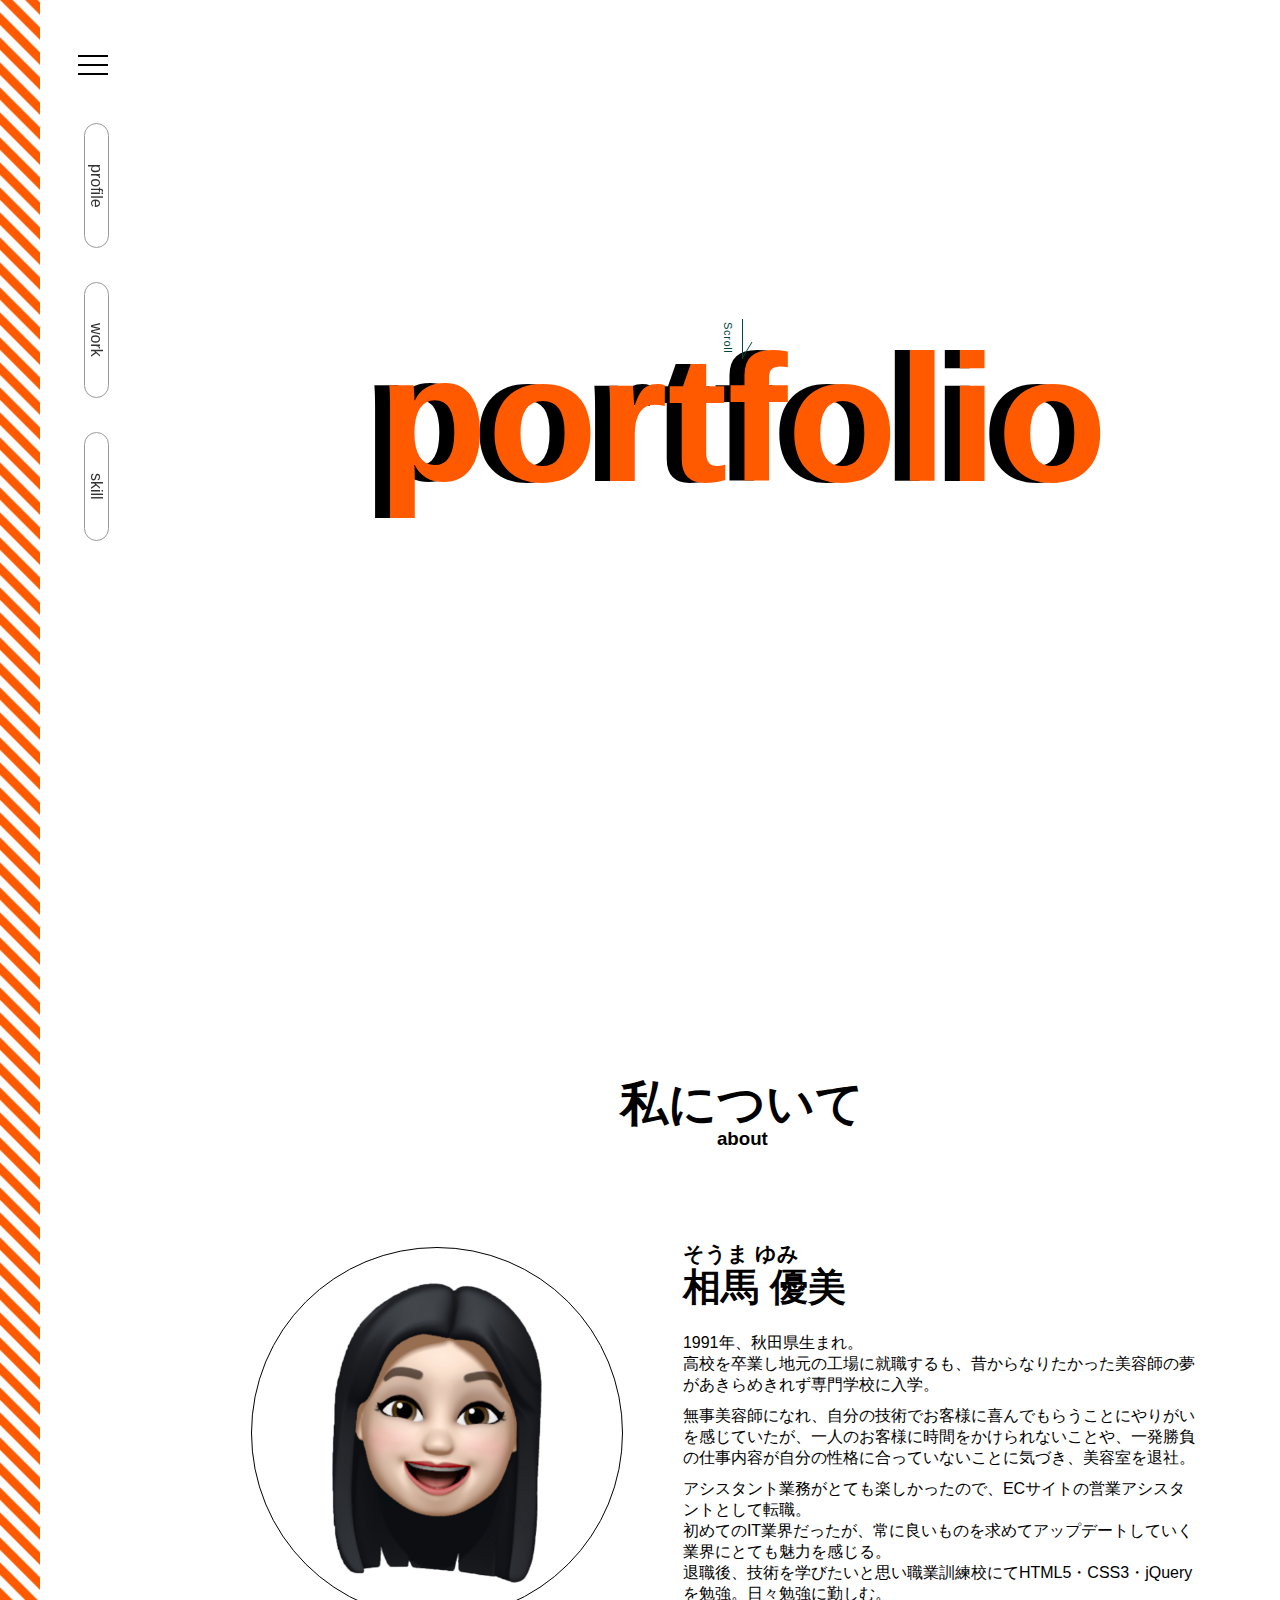
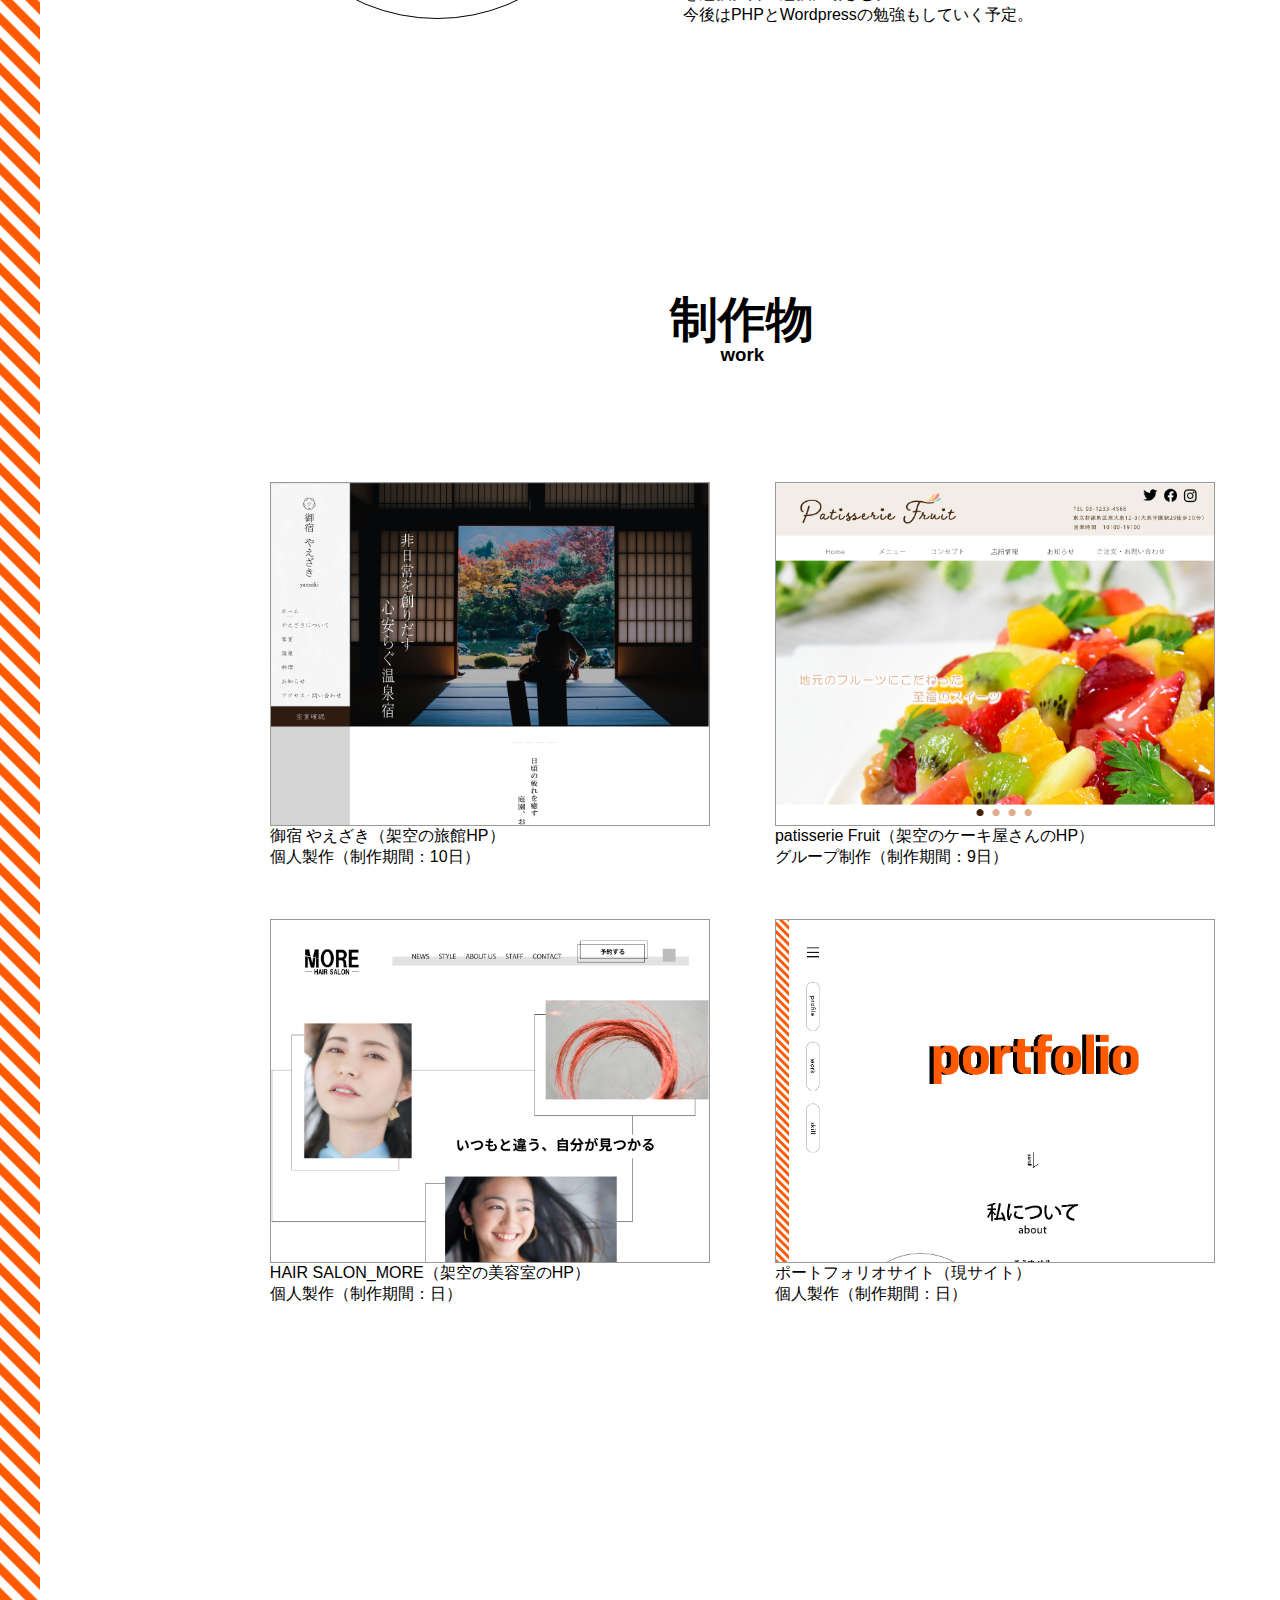
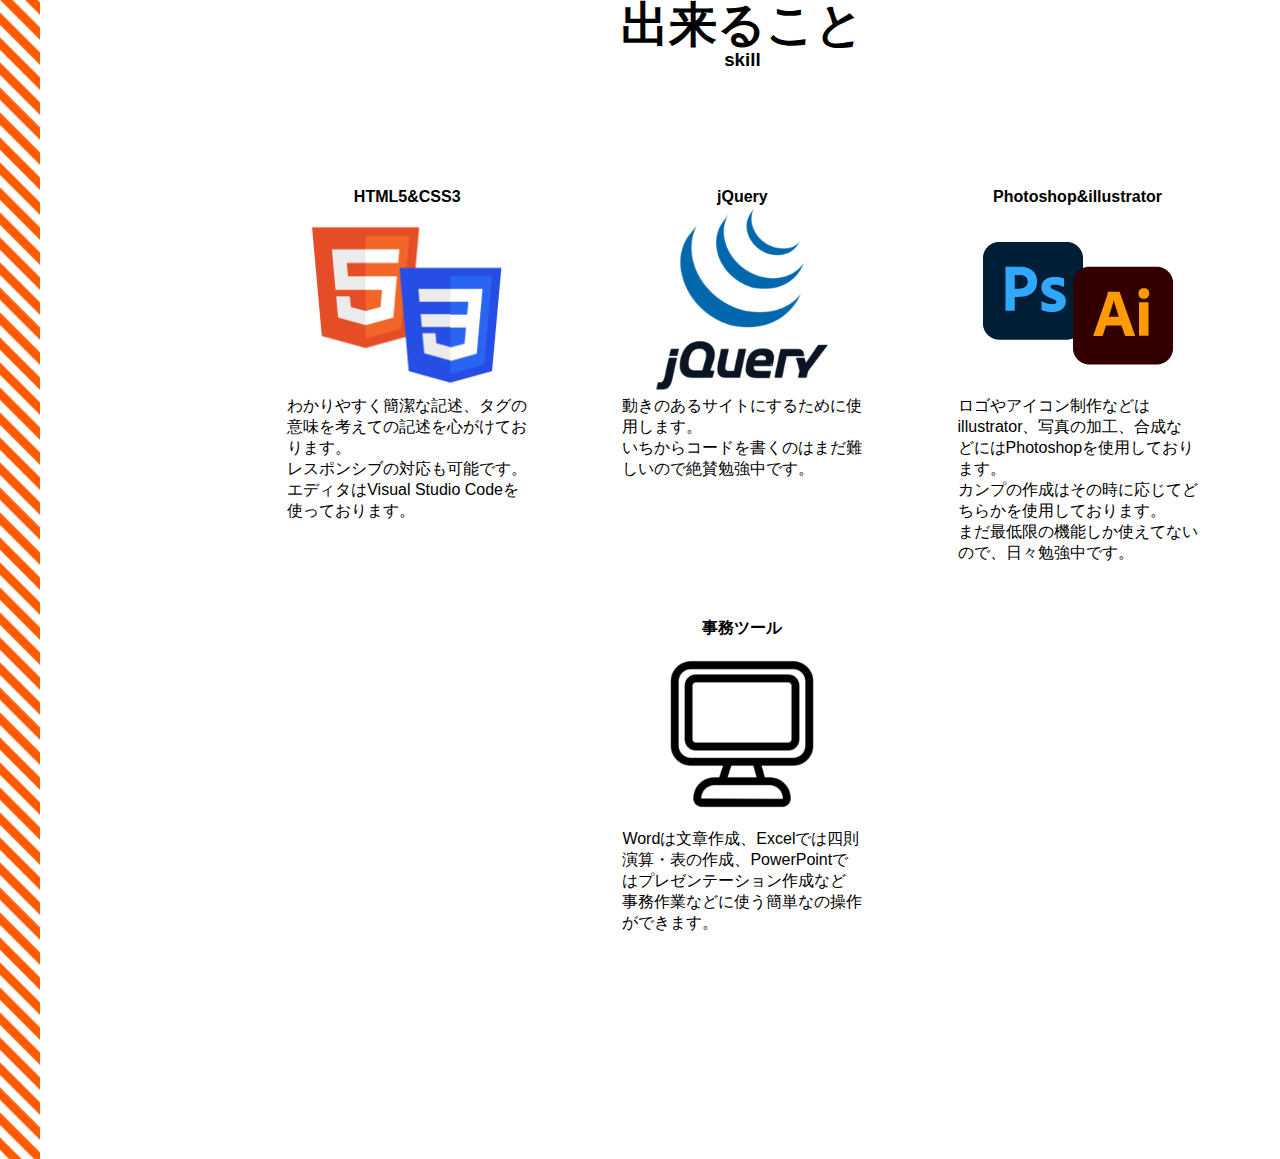
<file: index.html>
<!DOCTYPE html>
<html lang="ja">

<head>
  <meta charset="UTF-8">
  <meta name="viewport" content="width=device-width, initial-scale=1.0">
  <link rel="stylesheet" href="assets/css/common.css">
  <link rel="icon" href="favicon.ico">
  <script src="assets/js/jquery-2.1.4.min.js"></script>
  <script src="assets/js/script.js"></script>
  <title>portfolio</title>
</head>

<body>

  <!-- ハンバーガーボタン -->
  <div class="btn">
    <span></span>
    <span></span>
    <span></span>
  </div>

  <!-- ナビゲーション -->
  <nav class="always">
    <ul class="vertical ds_f">
      <li><a href="#profile">profile</a></li>
      <li><a href="#work">work</a></li>
      <li><a href="#skill">skill</a></li>
    </ul>
  </nav>
  <nav class="humberger">
    <ul>
      <li><a href="#profile">profile</a></li>
      <li><a href="#work">work</a>
        <ul>
          <li><a href="yaezaki/index.html">御宿 やえざき</a></li>
          <li><a href="">patisserie Fruit</a></li>
          <li><a href="">HAIR SALON_MORE</a></li>
          <li><a href="">portfolio（現サイト）</a></li>
        </ul>
      </li>
      <li><a href="#skill">skill</a></li>
    </ul>
  </nav>


  <div class="nav_bg"></div>


  <main class="wrapper">

    <!-- サイトタイトル -->
    <h1>
      portfolio
    </h1>

    <div class="scroll">
      <a href="#profile">
        <span>Scroll</span>
      </a>
    </div>



    <!-- 自己紹介セクション -->
    <section id="profile">

      <!-- タイトル -->
      <h2>私について</h2>
      <h3>about</h3>

      <!-- 自己紹介内容 -->
      <div class="introduction ds_f">
        <!-- 自画像 -->
        <p class="faceimg"><img src="assets/images/top/me.png" alt="自画像"></p>

        <!-- 自己紹介・文章部分 -->
        <div class="prof_text">
          <p>そうま ゆみ</p>
          <p>相馬 優美</p>
          <p>
            1991年、秋田県生まれ。<br>
            高校を卒業し地元の工場に就職するも、昔からなりたかった美容師の夢があきらめきれず専門学校に入学。<br>
          </p>
          <p>
            無事美容師になれ、自分の技術でお客様に喜んでもらうことにやりがいを感じていたが、一人のお客様に時間をかけられないことや、一発勝負の仕事内容が自分の性格に合っていないことに気づき、美容室を退社。<br>
          </p>
          <p>
            アシスタント業務がとても楽しかったので、ECサイトの営業アシスタントとして転職。<br>
            初めてのIT業界だったが、常に良いものを求めてアップデートしていく業界にとても魅力を感じる。<br>
            退職後、技術を学びたいと思い職業訓練校にてHTML5・CSS3・jQueryを勉強。日々勉強に勤しむ。<br>
            今後はPHPとWordpressの勉強もしていく予定。
          </p>
        </div>
      </div>
    </section>

    <!-- workセクション -->
    <section id="work">
      <!-- タイトル -->
      <h2>制作物</h2>
      <h3>work</h3>

      <!-- 制作物 -->
      <ul class="ds_f">
        <li>
          <figure><a href="yaezaki/index.html"><img src="assets/images/common/comp1.png" alt="御宿 やえざき"></a></figure>
          <figcaption>御宿 やえざき（架空の旅館HP）</figcaption>
          <p>個人製作（制作期間：10日）</p>
        </li>
        <li>
          <figure><a href="#"><img src="assets/images/common/comp2.png" alt="patisserie Fruit"></a></figure>
          <figcaption>patisserie Fruit（架空のケーキ屋さんのHP）</figcaption>
          <p>グループ制作（制作期間：9日）</p>
        </li>
        <li>
          <figure><a href="#"><img src="assets/images/common/comp3.png" alt="HAIR SALON_MORE"></a></figure>
          <figcaption>HAIR SALON_MORE（架空の美容室のHP）</figcaption>
          <p>個人製作（制作期間：日）</p>
        </li>
        <li>
          <figure><a href="#"><img src="assets/comp/comp.jpg" alt="ポートフォリオサイト"></a></figure>
          <figcaption>ポートフォリオサイト（現サイト）</figcaption>
          <p>個人製作（制作期間：日）</p>
        </li>
      </ul>
    </section>

    <!-- スキルセクション -->
    <section id="skill">
      <!-- タイトル -->
      <h2>出来ること</h2>
      <h3>skill</h3>

      <ul class="ds_f">
        <li>
          <h4>HTML5&CSS3</h4>
          <p class="icon"><img src="assets/images/top/html_css.png" alt="html5とCSS3"></p>
          <p>
            わかりやすく簡潔な記述、タグの意味を考えての記述を心がけております。<br>
            レスポンシブの対応も可能です。<br>
            エディタはVisual Studio Codeを使っております。
          </p>
        </li>
        <li>
          <h4>jQuery</h4>
          <p class="icon"><img src="assets/images/top/jQuery.png" alt="jQuery"></p>
          <p>
            動きのあるサイトにするために使用します。<br>
            いちからコードを書くのはまだ難しいので絶賛勉強中です。
          </p>
        </li>
        <li>
          <h4>Photoshop&illustrator</h4>
          <p class="icon"><img src="assets/images/top/adobe.png" alt="PhotoshopとIllustrator"></p>
          <p>
            ロゴやアイコン制作などはillustrator、写真の加工、合成などにはPhotoshopを使用しております。<br>
            カンプの作成はその時に応じてどちらかを使用しております。<br>
            まだ最低限の機能しか使えてないので、日々勉強中です。
          </p>
        </li>
        <li>
          <h4>事務ツール</h4>
          <p class="icon"><img src="assets/images/top/PC.png" alt="業務ツール"></p>
          <p>
            Wordは文章作成、Excelでは四則演算・表の作成、PowerPointではプレゼンテーション作成など<br>
            事務作業などに使う簡単なの操作ができます。<br>
          </p>
        </li>
      </ul>
    </section>

    <div class="totop">
      <a href="#">
        <span>top</span>
      </a>
    </div>

  </main>


</body>

</html>
</file>
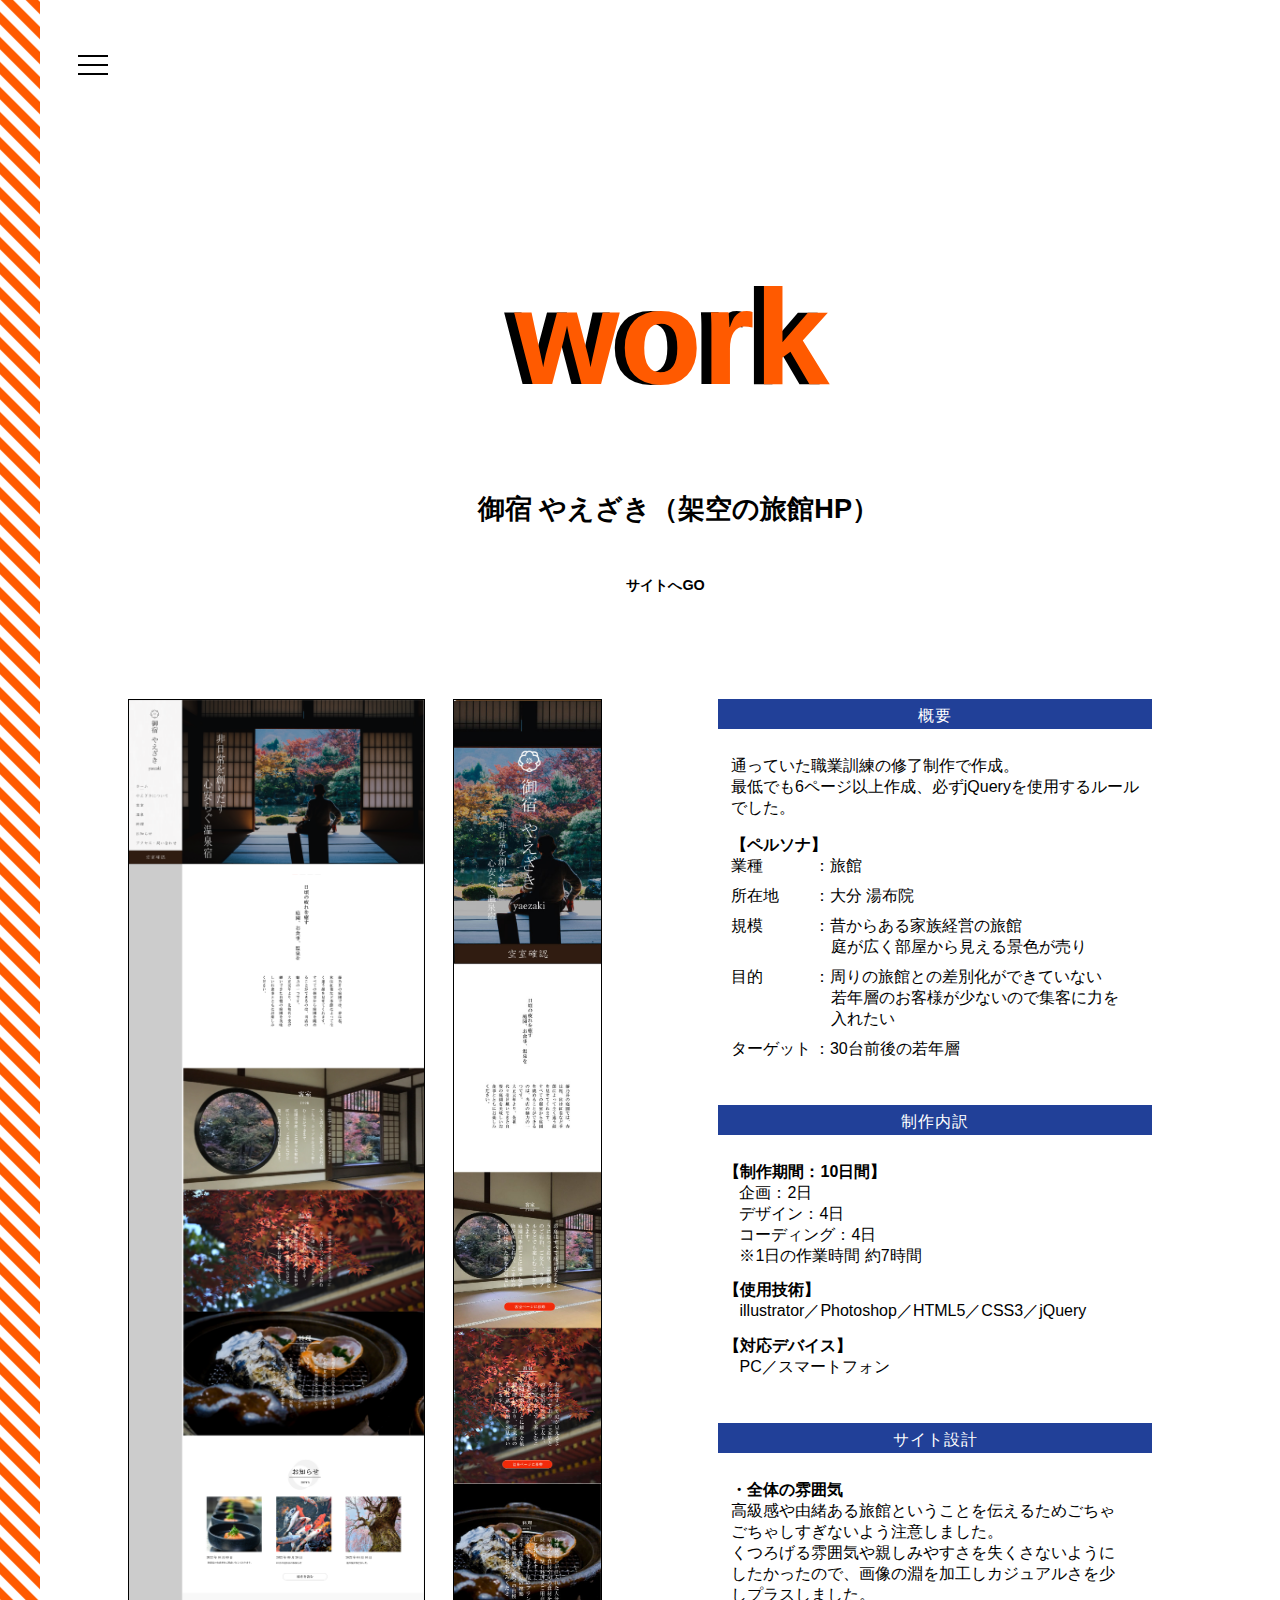
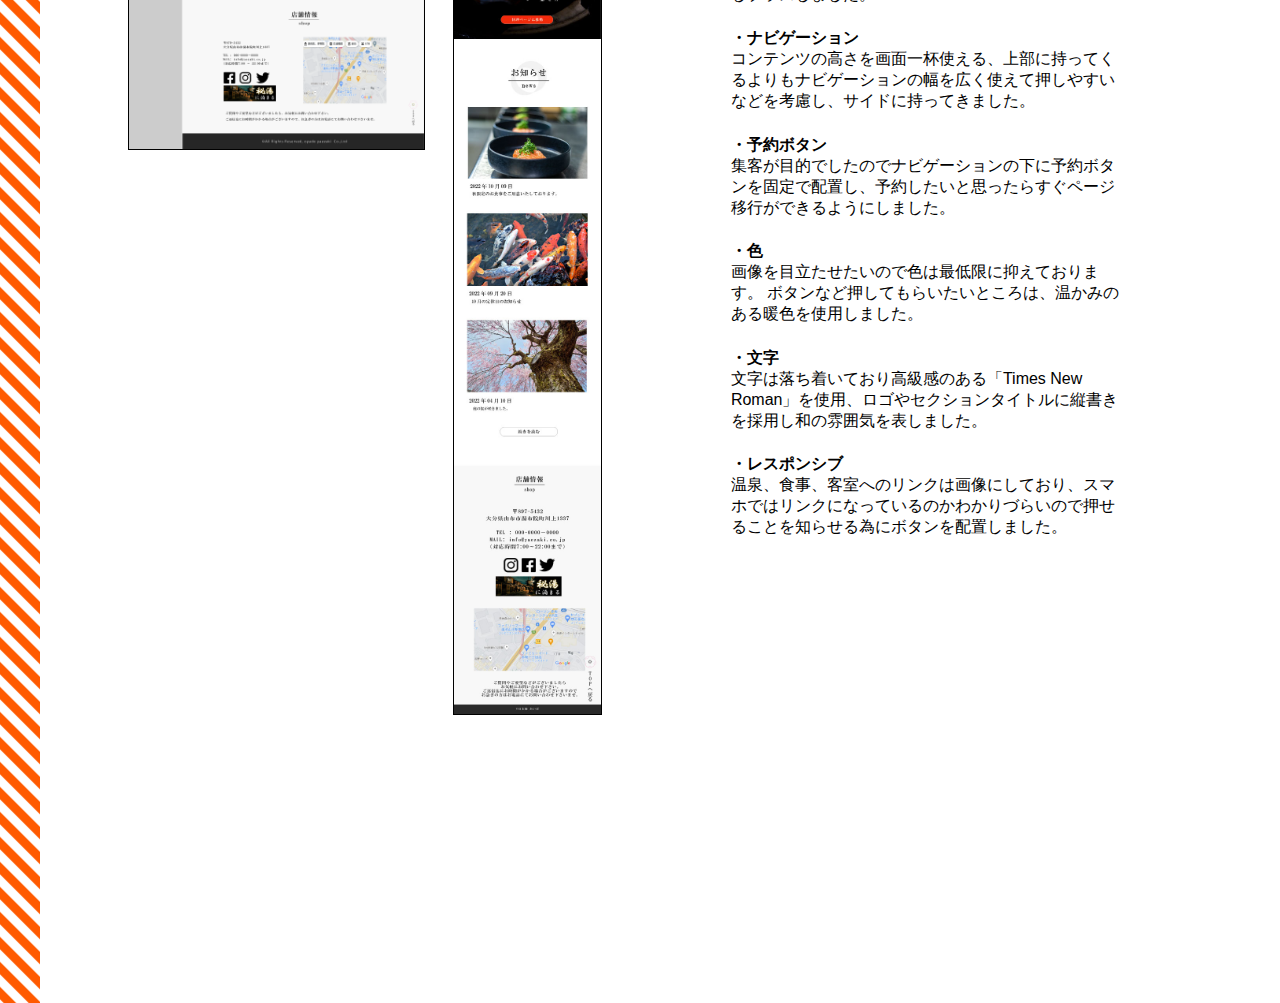
<file: yaezaki/index.html>
<!DOCTYPE html>
<html lang="ja">

<head>
  <meta charset="UTF-8">
  <meta name="viewport" content="width=device-width, initial-scale=1.0">
  <link rel="stylesheet" href="../assets/css/common.css">
  <link rel="stylesheet" href="../assets/css/yaezaki.css">
  <link rel="icon" href="../favicon.ico">
  <script src="../assets/js/jquery-2.1.4.min.js"></script>
  <script src="../assets/js/script.js"></script>
  <title>御宿 やえざき | portfolio</title>
</head>

<body>

  <!-- ハンバーガーボタン -->
  <div class="btn">
    <span></span>
    <span></span>
    <span></span>
  </div>

  <!-- ナビゲーション -->
  <nav class="crumb">
    <ul>
      <li><a href="../index.html">TOP</a></li>
      <li><a href="../index.html" class="point">work</a>
        <ul>
          <li><a href="#" class="point">御宿 やえざき</a></li>
          <li><a href="">patisserie Fruit</a></li>
          <li><a href="">HAIR SALON_MORE</a></li>
          <li><a href="">portfolio（現サイト）</a></li>
        </ul>
      </li>
    </ul>
  </nav>

  <nav class="humberger">
    <ul>
      <li><a href="../index.html#portfolio">TOP</a></li>
      <li><a href="../index.html#work" class="point">work</a>
        <ul>
          <li><a href="yaezaki/index.html" class="point">御宿 やえざき</a></li>
          <li><a href="">patisserie Fruit</a></li>
          <li><a href="">HAIR SALON_MORE</a></li>
          <li><a href="">portfolio（現サイト）</a></li>
        </ul>
      </li>
      <li><a href="../index.html#skill">skill</a></li>
    </ul>
  </nav>
  <div class="nav_bg"></div>


  <main class="wrapper">

    <!-- 下層ページタイトル -->
    <h1>work</h1>

    <!-- yaezakiセクション -->
    <section id="yaezaki">

      <!-- タイトル -->
      <h2>御宿 やえざき（架空の旅館HP）</h2>
      <h3><a href="works/index.html">サイトへGO</a></h3>

      <div class="ds_f">
        <div class="image_area ds_f">
          <figure><img src="../assets/images/common/comp1.png" alt="やえざきのカンプ"></figure>
          <figure><img src="../assets/images/yaezaki/res_comp.jpg" alt="やえざきのカンプ"></figure>
        </div>

        <div class="commentary_area">
          <article class="summary">
            <h4>概要</h4>
            <p>通っていた職業訓練の修了制作で作成。<br>
              最低でも6ページ以上作成、必ずjQueryを使用するルールでした。</p>
            <dl>
              <dt>【ペルソナ】</dt>
              <dt>業種</dt>
              <dd>旅館</dd>
              <dt>所在地</dt>
              <dd>大分 湯布院</dd>
              <dt>規模</dt>
              <dd>昔からある家族経営の旅館<br>
                庭が広く部屋から見える景色が売り</dd>
              <dt>目的</dt>
              <dd>周りの旅館との差別化ができていない<br>
                若年層のお客様が少ないので集客に力を入れたい
              </dd>
              <dt>ターゲット</dt>
              <dd>30台前後の若年層</dd>
            </dl>

          </article>
          <article class="breakdown">
            <h4>制作内訳</h4>
            <dl>
              <dt>制作期間：10日間</dt>
              <dd>企画：2日</dd>
              <dd>デザイン：4日</dd>
              <dd>コーディング：4日</dd>
              <dd>※1日の作業時間 約7時間</dd>
              <dt>使用技術</dt>
              <dd>illustrator／Photoshop／HTML5／CSS3／jQuery</dd>
              <dt>対応デバイス</dt>
              <dd>PC／スマートフォン</dd>
            </dl>

          </article>
          <article class="plan">
            <h4>サイト設計</h4>
            <dl>
              <dt>全体の雰囲気</dt>
              <dd>高級感や由緒ある旅館ということを伝えるためごちゃごちゃしすぎないよう注意しました。<br>
              くつろげる雰囲気や親しみやすさを失くさないようにしたかったので、画像の淵を加工しカジュアルさを少しプラスしました。</dd>
              <dt>ナビゲーション</dt>
              <dd>コンテンツの高さを画面一杯使える、上部に持ってくるよりもナビゲーションの幅を広く使えて押しやすいなどを考慮し、サイドに持ってきました。</dd>
              <dt>予約ボタン</dt>
              <dd>集客が目的でしたのでナビゲーションの下に予約ボタンを固定で配置し、予約したいと思ったらすぐページ移行ができるようにしました。</dd>
              <dt>色</dt>
              <dd>画像を目立たせたいので色は最低限に抑えております。
                ボタンなど押してもらいたいところは、温かみのある暖色を使用しました。</dd>
              <dt>文字</dt>
              <dd>文字は落ち着いており高級感のある「Times New Roman」を使用、ロゴやセクションタイトルに縦書きを採用し和の雰囲気を表しました。</dd>
              <dt>レスポンシブ</dt>
              <dd>温泉、食事、客室へのリンクは画像にしており、スマホではリンクになっているのかわかりづらいので押せることを知らせる為にボタンを配置しました。</dd>
            </dl>
          </article>
        </div>
      </div>
    </section>

    <div class="totop">
      <a href="#">
        <span>top</span>
      </a>
    </div>

  </main>


</body>

</html>
</file>
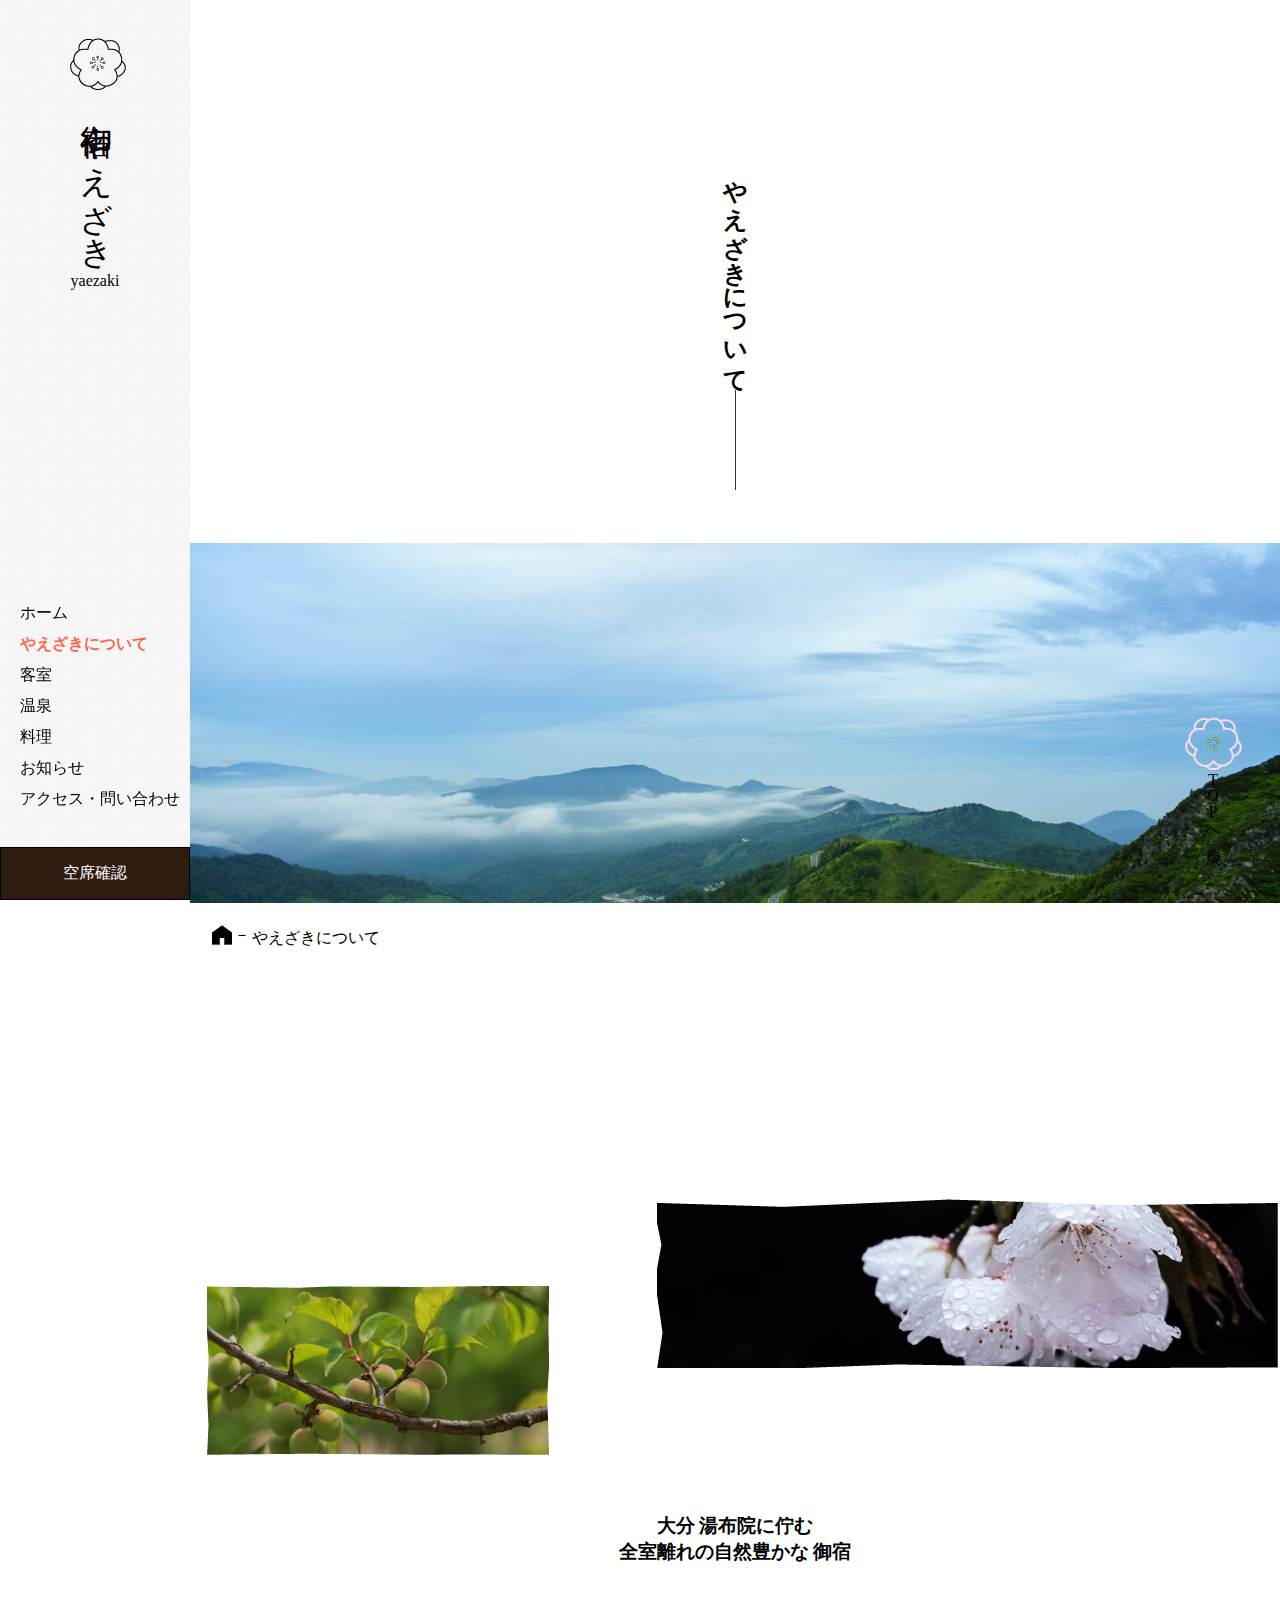
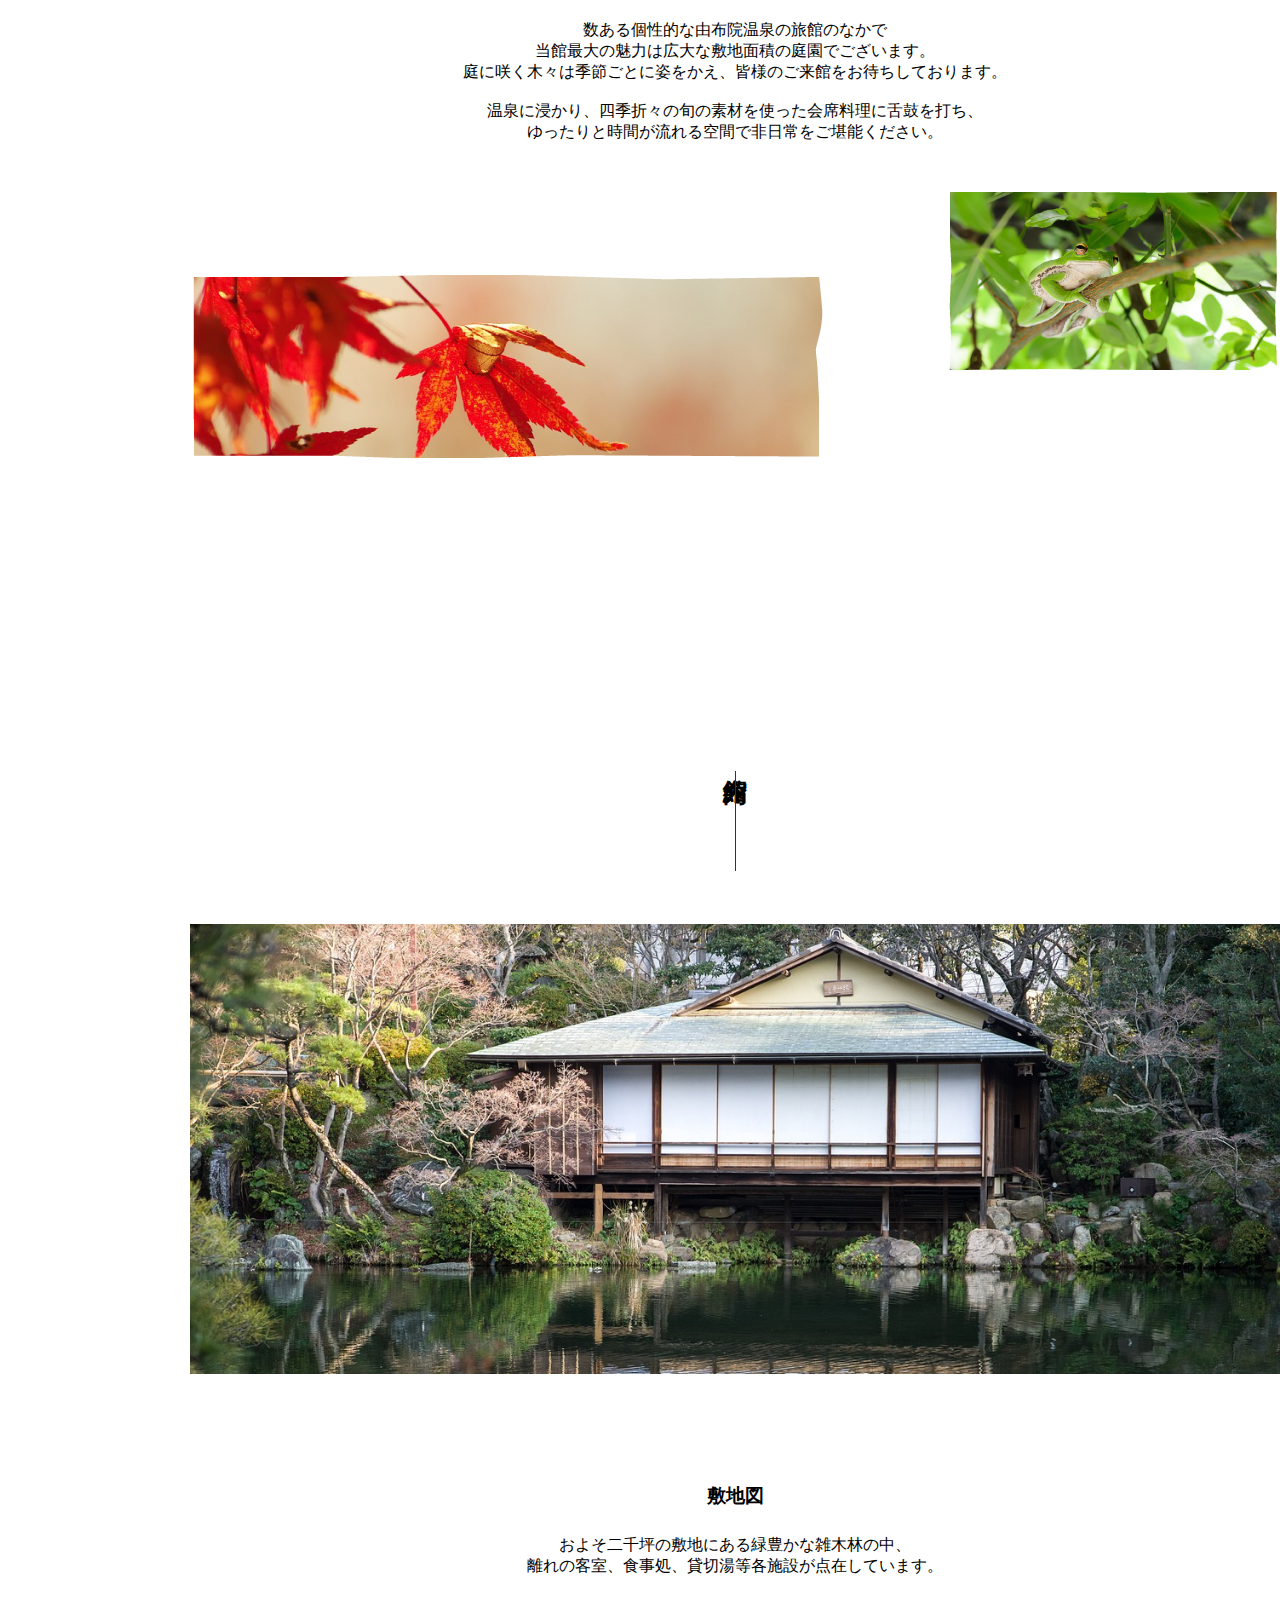
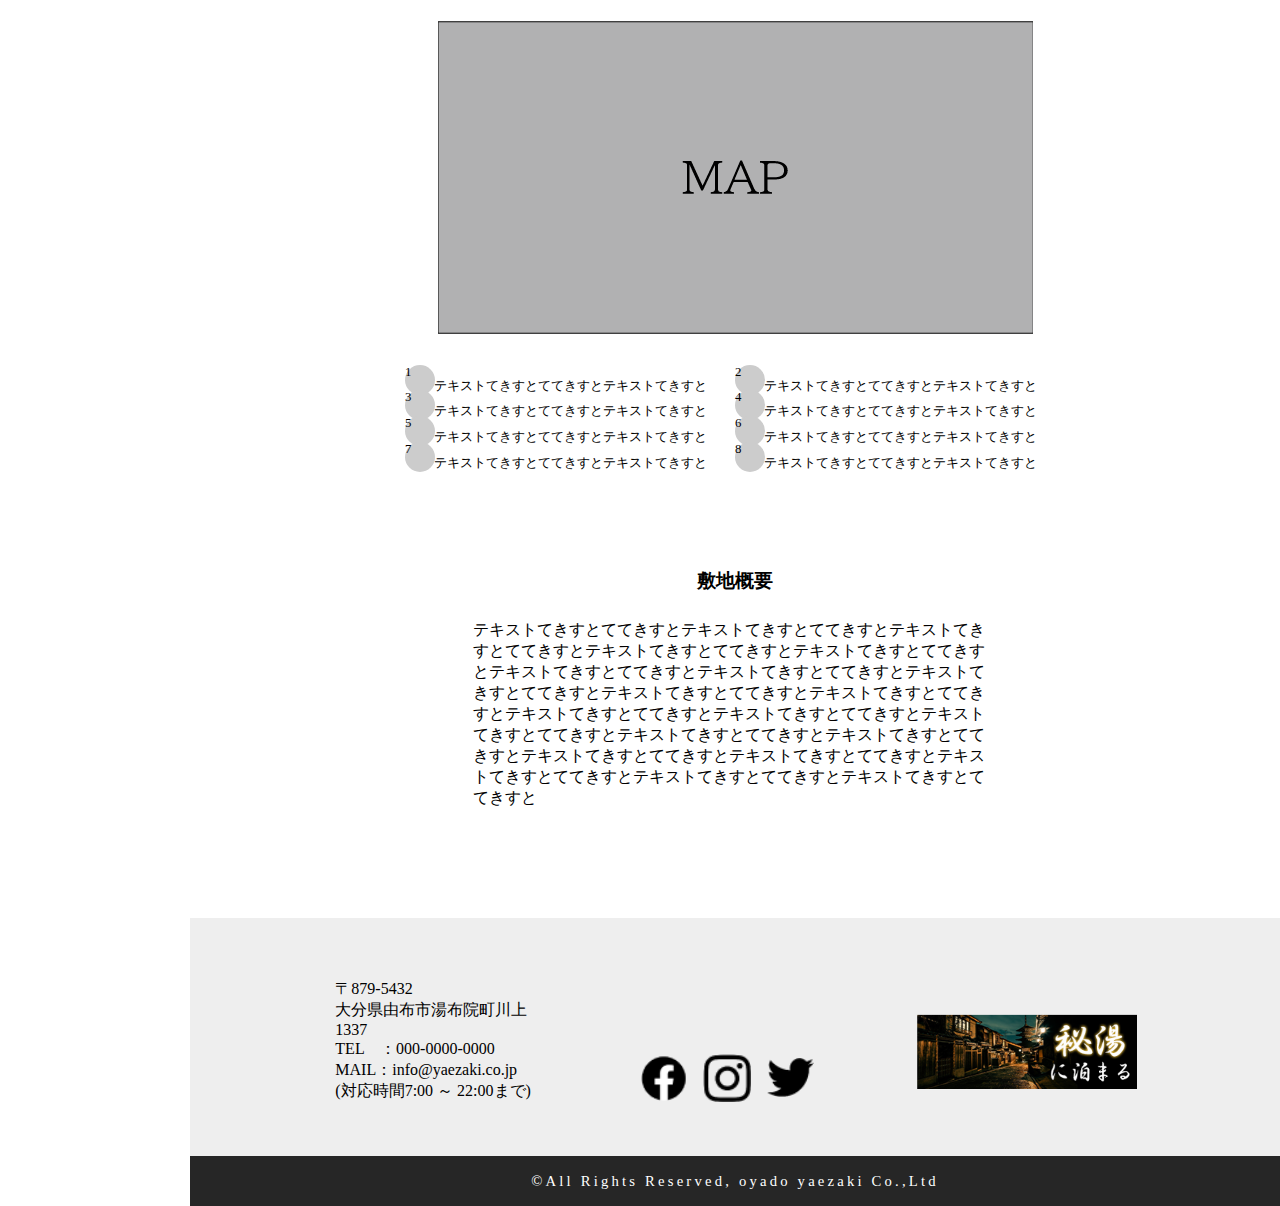
<file: yaezaki/works/about/index.html>
<!DOCTYPE html>
<html lang="ja">

<head>
  <meta charset="UTF-8">
  <meta name="viewport" content="width=device-width, initial-scale=1.0">
  <link rel="stylesheet" href="../assets/css/common.css">
  <link rel="stylesheet" href="../assets/css/about.css">
  <script src="../assets/js/jquery-3.6.1.min.js"></script>  <script src="../assets/js/common.js"></script>
  <link rel="icon" href="../favicon.ico">
  <title>about | 御宿 やえざき</title>
</head>

<body>
  <!-- トップへ戻るボタン -->
  <div class="totop">
    <a href="#">
      <p><img src="../assets/images/common/totop.png" alt="topに戻る"></p>
      <p class="vertical"><span class="text-combine">T</span><span class="text-combine">O</span><span
          class="text-combine">P</span>へ戻る
      </p>
    </a>
  </div>

  <header>

    <!-- タイトル -->
    <div class="title">
      <a href="../index.html">
        <h1><img src="../assets/images/common/logo.png" alt="ロゴ">
        </h1>
        <p class="vertical">御宿 やえざき</p>
        <p>yaezaki</p>
      </a>
    </div>

    <!-- ナビゲーション -->
    <div class="nav">
      <nav>
        <ul>
          <li><a href="../index.html">ホーム</a></li>
          <li><a href="#" class="color">やえざきについて</a></li>
          <li><a href="../room/index.html">客室</a></li>
          <li><a href="../spa/index.html">温泉</a></li>
          <li><a href="../meal/index.html">料理</a></li>
          <li><a href="../news/index.html">お知らせ</a></li>
          <li><a href="../other/index.html">アクセス・問い合わせ</a></li>
        </ul>
      </nav>
    </div>

    <!-- ↓ハンバーガーボタン -->
    <p class="hamburger"><img src="../assets/images/common/hamburger.png" alt="ハンバーガーボタン"></p>

    <!-- 空席確認のボタン -->
    <div class="reserve">
      <p><a href="">空席確認</a></p>
    </div>
  </header>

  <!-- ↑ここまで一緒 -->


  <main>
    <section class="about">
      <div class="main_title">
        <h2 class="vertical">
          やえざきについて
        </h2>
        <p><img src="../assets/images/about/title.jpg" alt="山の風景"></p>
      </div>

      <div class="bread">
        <ul class="ds_f">
          <li><a href="../index.html"><img src="../assets/images/common/house.png" alt="家のアイコン" width="20"></a></li>
          <li><a href="#">やえざきについて</a></li>
        </ul>
      </div>

      <div class="about_text wrapper">
        <h3>大分 湯布院に佇む<br>
          全室離れの自然豊かな 御宿
        </h3>
        <p>
          数ある個性的な由布院温泉の旅館のなかで<br>
          当館最大の魅力は広大な敷地面積の庭園でございます。<br>
          庭に咲く木々は季節ごとに姿をかえ、皆様のご来館をお待ちしております。<br>
          <br>
          温泉に浸かり、四季折々の旬の素材を使った会席料理に舌鼓を打ち、<br>
          ゆったりと時間が流れる空間で非日常をご堪能ください。
        </p>
      </div>
    </section>

    <section class="guide">
      <div class="inside_title">
        <h2 class="vertical">
          館内紹介
        </h2>
        <p><img src="../assets/images/about/guide.jpg" alt="建物の画像"></p>
      </div>

      <section class="guide_content">
        <div>
          <div class="guide_content_title">
            <h3>
              敷地図
            </h3>
            <p>
              およそ二千坪の敷地にある緑豊かな雑木林の中、<br>
              離れの客室、食事処、貸切湯等各施設が点在しています。
            </p>
          </div>
          <p class="map">
            <img src="../assets/images/about/map.png" alt="館内画像">
          </p>
          <div class="inside_guide ds_f">
            <ul>
              <li>テキストてきすとててきすとテキストてきすと</li>
              <li>テキストてきすとててきすとテキストてきすと</li>
              <li>テキストてきすとててきすとテキストてきすと</li>
              <li>テキストてきすとててきすとテキストてきすと</li>
              <li>テキストてきすとててきすとテキストてきすと</li>
              <li>テキストてきすとててきすとテキストてきすと</li>
              <li>テキストてきすとててきすとテキストてきすと</li>
              <li>テキストてきすとててきすとテキストてきすと</li>
            </ul>
          </div>
        </div>

        <div class="guide_text">
          <h3>敷地概要</h3>
          <p>
            テキストてきすとててきすとテキストてきすとててきすとテキストてきすとててきすとテキストてきすとててきすとテキストてきすとててきすとテキストてきすとててきすとテキストてきすとててきすとテキストてきすとててきすとテキストてきすとててきすとテキストてきすとててきすとテキストてきすとててきすとテキストてきすとててきすとテキストてきすとててきすとテキストてきすとててきすとテキストてきすとててきすとテキストてきすとててきすとテキストてきすとててきすとテキストてきすとててきすとテキストてきすとててきすとテキストてきすとててきすと
          </p>
        </div>
      </section>
    </section>
  </main>

  <footer>
    <div class="access">
      <!-- 左側の要素 -->
      <div class="left ds_f">
        <div>
          <ul>
            <li>&#12306;879-5432</li>
            <li>大分県由布市湯布院町川上1337</li>
            <li>TEL　：000-0000-0000</li>
            <li>MAIL：info@yaezaki.co.jp</li>
            <li>(対応時間7:00 ～ 22:00まで)</li>
          </ul>
        </div>
        <div>
          <ul class="sns ds_f">
            <li><a href="#"><img src="../assets/images/common/facebook.png" alt="Facebook"></a></li>
            <li><a href="#"><img src="../assets/images/common/instagram.png" alt="Instagram"></a></li>
            <li><a href="#"><img src="../assets/images/common/twitter.png" alt="Twitter"></a></li>
          </ul>
        </div>
        <div class="banner">
          <a href="#"><img src="../assets/images/common/banner.png" alt="旅行サイトのバナー" width="220" height="75"></a>
        </div>
      </div>

    </div>

    <!-- コピーライト -->
    <div class="copyright">
      <small>
        &copy;All Rights Reserved, oyado yaezaki Co.,Ltd
      </small>
    </div>

  </footer>

</body>

</html>
</file>
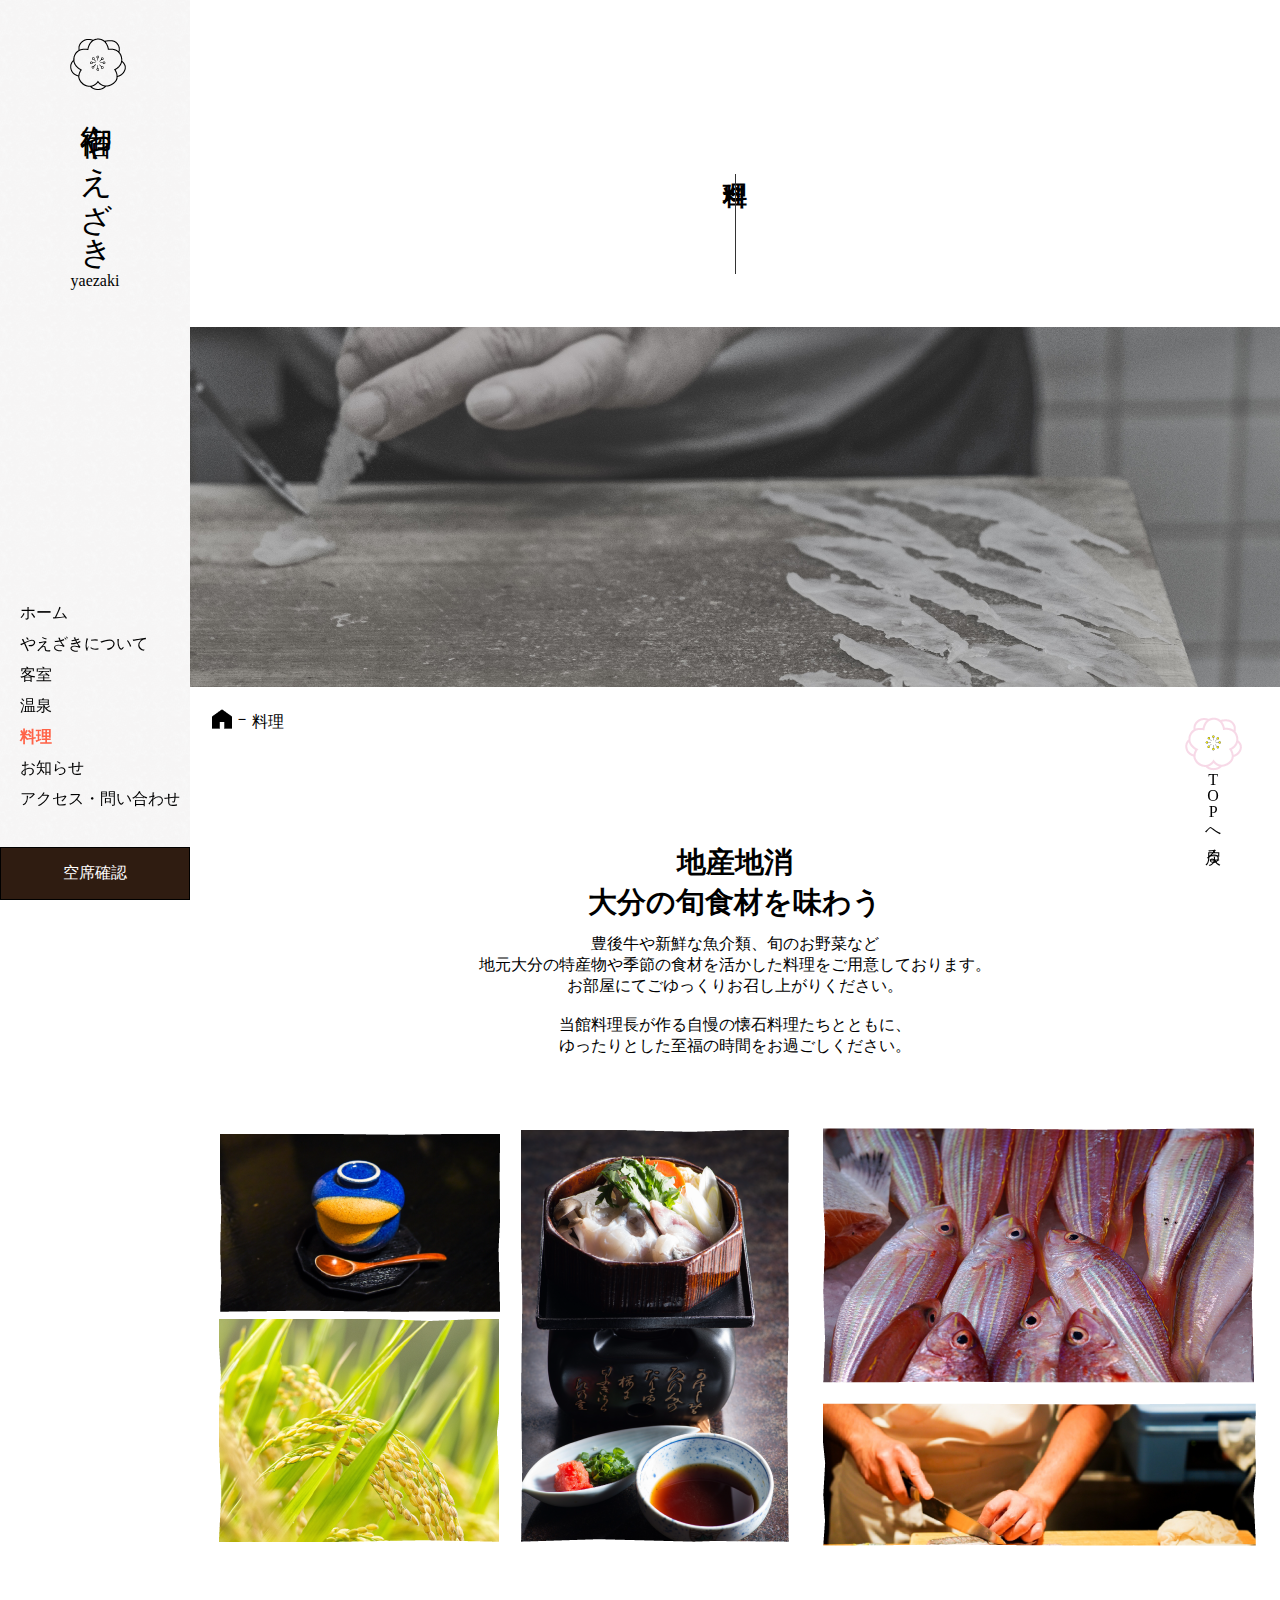
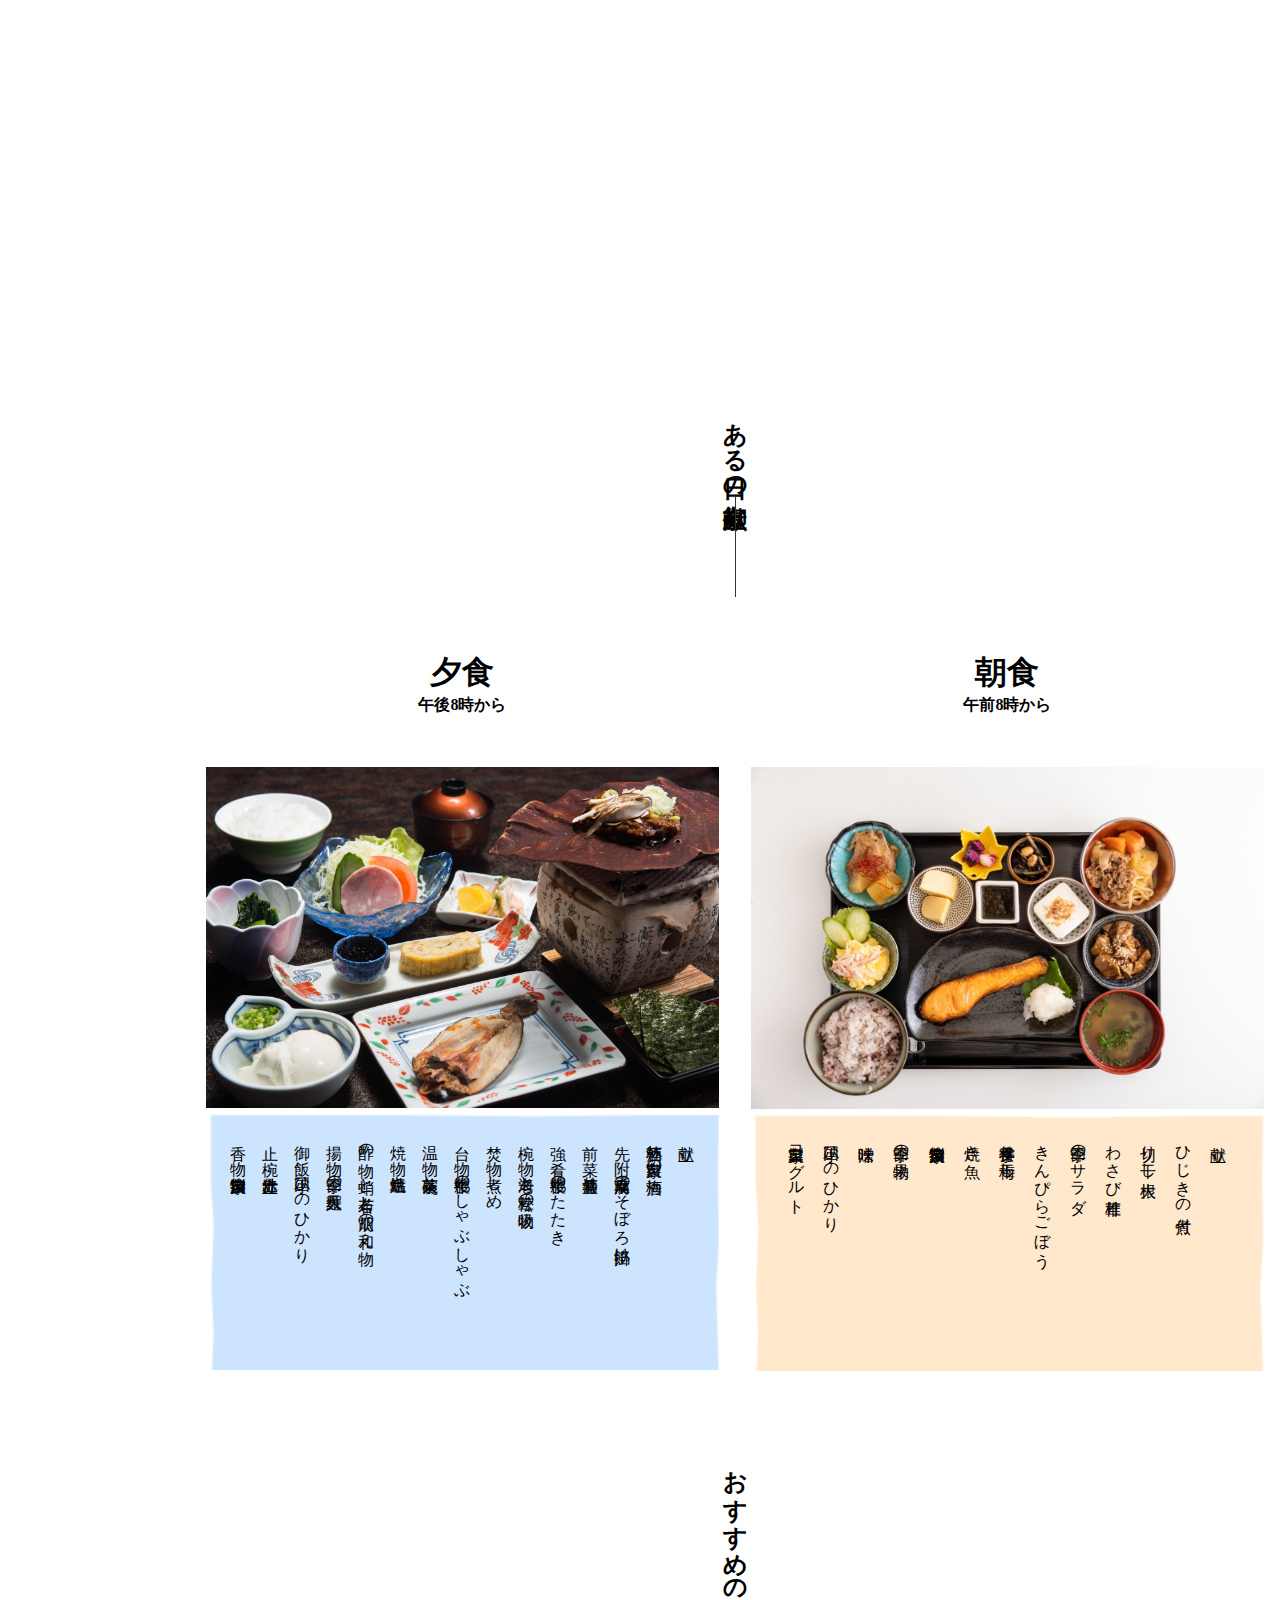
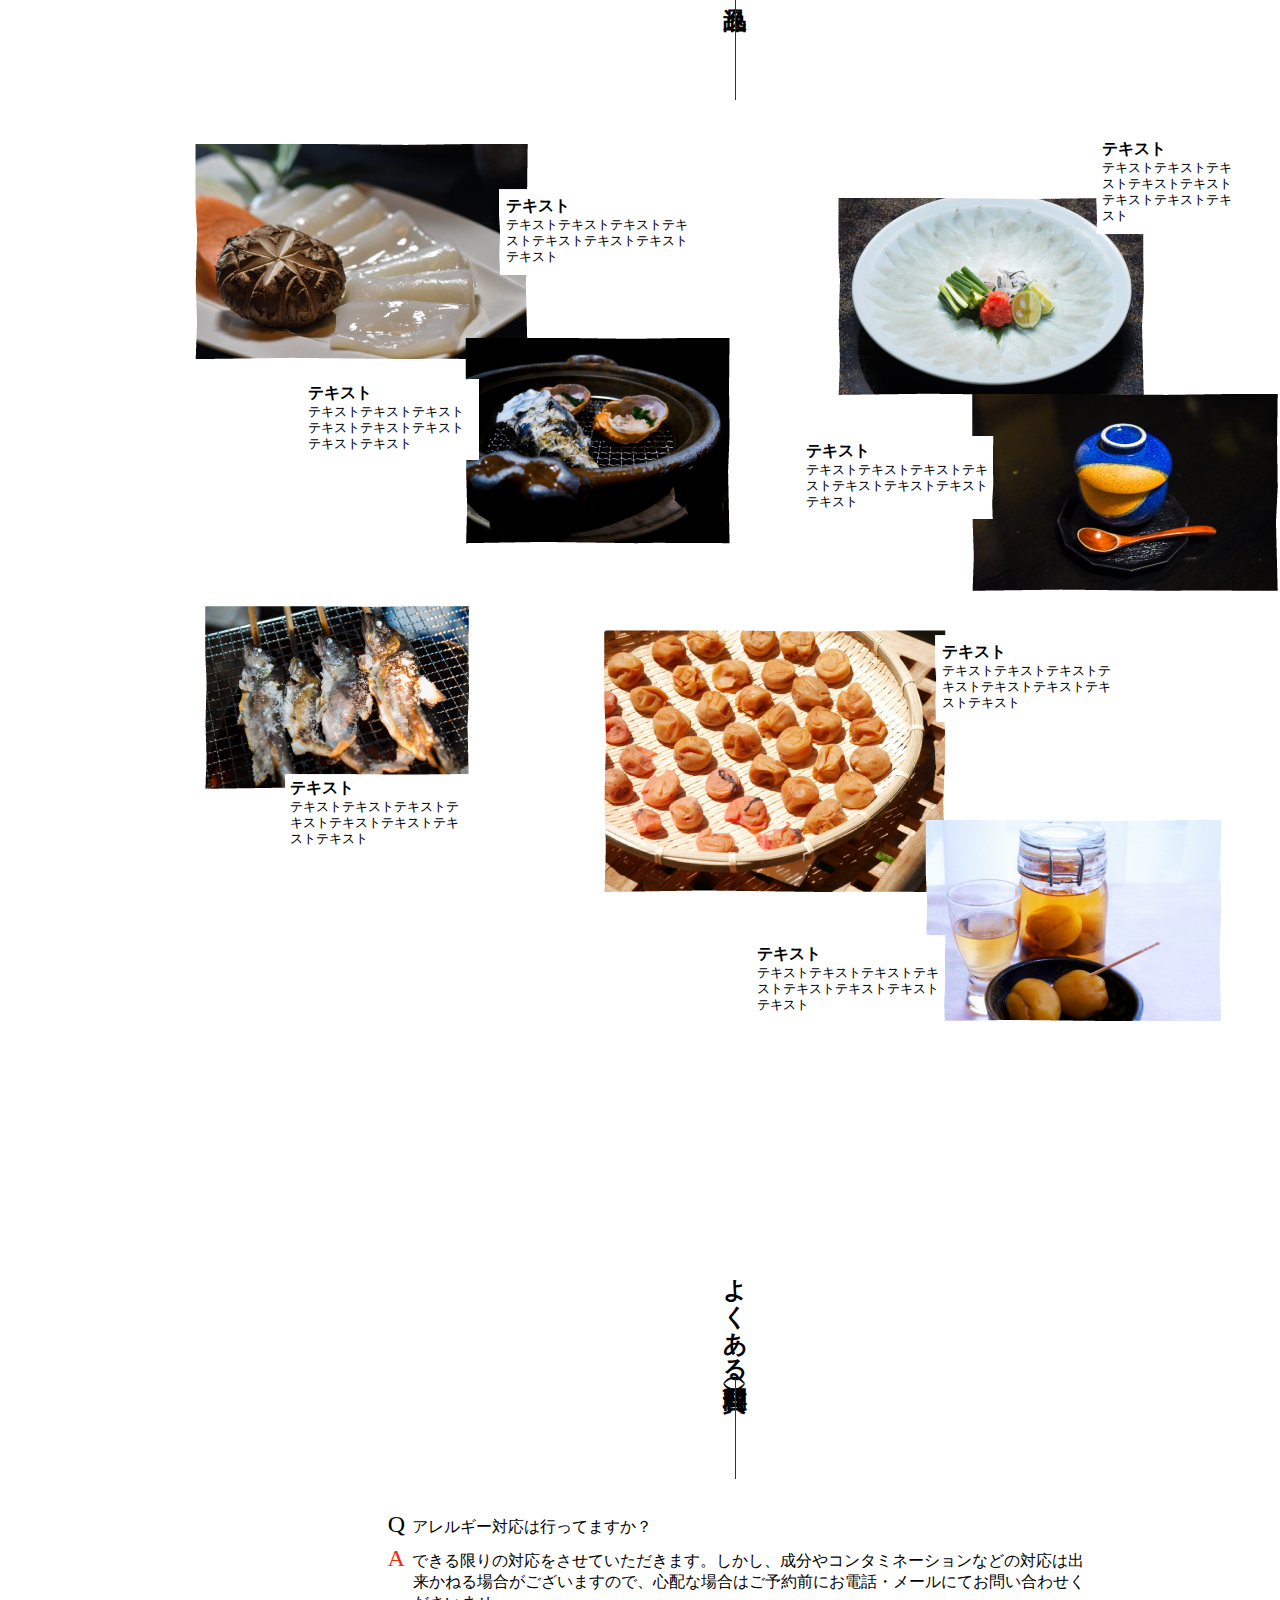
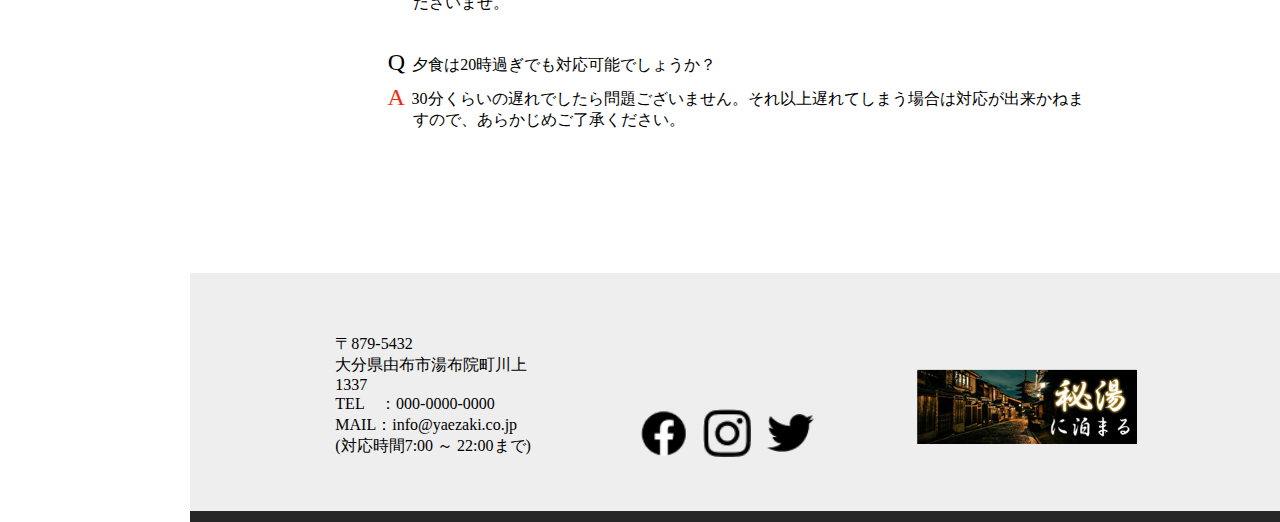
<file: yaezaki/works/meal/index.html>
<!DOCTYPE html>
<html lang="ja">

<head>
  <meta charset="UTF-8">
  <meta name="viewport" content="width=device-width, initial-scale=1.0">
  <link rel="stylesheet" href="../assets/css/common.css">
  <link rel="stylesheet" href="../assets/css/meal.css">
  <script src="../assets/js/jquery-3.6.1.min.js"></script>  
  <script src="../assets/js/common.js"></script>
  <link rel="icon" href="../favicon.ico">
  <title>meal | 御宿 やえざき</title>
</head>

<body>
  <!-- トップへ戻るボタン -->
  <div class="totop">
    <a href="#">
      <p><img src="../assets/images/common/totop.png" alt="トップに戻る"></p>
      <p class="vertical"><span class="text-combine">T</span><span class="text-combine">O</span><span
          class="text-combine">P</span>へ戻る
      </p>
    </a>
  </div>

  <header>

    <!-- タイトル -->
    <div class="title">
      <a href="../index.html">
        <h1><img src="../assets/images/common/logo.png" alt="ロゴ">
        </h1>
        <p class="vertical">御宿 やえざき</p>
        <p>yaezaki</p>
      </a>
    </div>

    <!-- ナビゲーション -->
    <div class="nav">
      <nav>
        <ul>
          <li><a href="../index.html">ホーム</a></li>
          <li><a href="../about/index.html">やえざきについて</a></li>
          <li><a href="../room/index.html">客室</a></li>
          <li><a href="../spa/index.html">温泉</a></li>
          <li><a href="#" class="color">料理</a></li>
          <li><a href="../news/index.html">お知らせ</a></li>
          <li><a href="../other/index.html">アクセス・問い合わせ</a></li>
        </ul>
      </nav>
    </div>
    <!-- ↓ハンバーガーボタン -->
    <p class="hamburger"><img src="../assets/images/common/hamburger.png" alt="ハンバーガーボタン"></p>

    <!-- 空席確認のボタン -->
    <div class="reserve">
      <p><a href="">空席確認</a></p>
    </div>
  </header>

  <!-- ↑ここまで一緒 -->


  <!-- メイン -->
  <main>

    <section class="meal_top">
      <div class="main_title">
        <h2 class="vertical">
          料理
        </h2>
        <p><img src="../assets/images/meal/meal_title.jpg" alt="料理人の手元の画像"></p>
      </div>

      <div class="bread">
        <ul class="ds_f">
          <li><a href="../index.html"><img src="../assets/images/common/house.png" alt="家のアイコン" width="20"></a></li>
          <li><a href="#">料理</a></li>
        </ul>
      </div>

      <div class="meal_text wrapper">
        <h3>地産地消<br>
          大分の旬食材を味わう
        </h3>
        <p>
          豊後牛や新鮮な魚介類、旬のお野菜など<br>
          地元大分の特産物や季節の食材を活かした料理をご用意しております。<br>
          お部屋にてごゆっくりお召し上がりください。<br>
          <br>
          当館料理長が作る自慢の懐石料理たちとともに、<br>
          ゆったりとした至福の時間をお過ごしください。<br>
        </p>
      </div>
    </section>


    <section class="meal_menu wrapper">

      <div class="inside_title">
        <h2 class="vertical">
          ある日の御献立
        </h2>
      </div>

      <div class="menu ds_f">
        <div class="night">

          <h3>夕食</h3>
          <h4>午後8時から</h4>

          <p class="night_img"><img src="../assets/images/meal/dinner.jpg" alt="夜のメニュー"></p>
          <div class="menu_text">
            <p class="vertical">
              献立<br>
              乾杯酒　自家製の梅酒<br>
              先　附　南瓜豆腐のそぼろ餡掛け<br>
              前　菜　酒肴盛り<br>
              強　肴　肥後牛のたたき<br>
              椀　物　海老と松茸の吸物<br>
              焚　物　煮しめ<br>
              台　物　肥後牛のしゃぶしゃぶ<br>
              温　物　茶碗蒸し<br>
              焼　物　鮎塩焼き<br>
              酢の物　蛸と若布と胡瓜の和え物<br>
              揚　物　季節の天麩羅<br>
              御　飯　小国ひのひかり<br>
              止　椀　赤出汁仕立<br>
              香　物　自家製漬物
            </p>
          </div>
        </div>

        <div class="morning">
          <h3>朝食</h3>
          <h4>午前8時から</h4>
          <p class="morning_img"><img src="../assets/images/meal/morning.jpg" alt="朝のメニュー"></p>
          <div class="menu_text">
            <p class="vertical">
              献立<br>
              ひじきの煮付<br>
              切り干し大根<br>
              わさび椎茸<br>
              季節のサラダ<br>
              きんぴらごぼう<br>
              女将手作り梅干し<br>
              焼き魚<br>
              自家製漬物<br>
              季節の果物<br>
              味噌汁<br>
              小国ひのひかり<br>
              自家製ヨーグルト<br>
            </p>
          </div>
        </div>
      </div>
    </section>


    <section class="meal_reco  wrapper">

      <div class="inside_title">
        <h2 class="vertical">
          おすすめの逸品
        </h2>
      </div>

      <div class="reco_content1">
        <p><img src="../assets/images/meal/1.png" alt="料理の写真"></p>
        <div class="reco_text">
          <h5>テキスト</h5>
          <p>テキストテキストテキストテキストテキストテキストテキストテキスト</p>
        </div>
      </div>

      <div class="reco_content2">
        <p><img src="../assets/images/meal/2.png" alt="料理の写真"></p>
        <div class="reco_text">
          <h5>テキスト</h5>
          <p>テキストテキストテキストテキストテキストテキストテキストテキスト</p>
        </div>
      </div>

      <div class="reco_content3">
        <p><img src="../assets/images/meal/3.png" alt="料理の写真"></p>
        <div class="reco_text">
          <h5>テキスト</h5>
          <p>テキストテキストテキストテキストテキストテキストテキストテキスト</p>
        </div>
      </div>

      <div class="reco_content4">
        <p><img src="../assets/images/meal/4.png" alt="料理の写真"></p>
        <div class="reco_text">
          <h5>テキスト</h5>
          <p>テキストテキストテキストテキストテキストテキストテキストテキスト</p>
        </div>
      </div>

      <div class="reco_content5">
        <p><img src="../assets/images/meal/5.png" alt="料理の写真"></p>
        <div class="reco_text">
          <h5>テキスト</h5>
          <p>テキストテキストテキストテキストテキストテキストテキストテキスト</p>
        </div>
      </div>

      <div class="reco_content6">
        <p><img src="../assets/images/meal/6.png" alt="料理の写真"></p>
        <div class="reco_text">
          <h5>テキスト</h5>
          <p>テキストテキストテキストテキストテキストテキストテキストテキスト</p>
        </div>
      </div>

      <div class="reco_content7">
        <p><img src="../assets/images/meal/7.png" alt="料理の写真"></p>
        <div class="reco_text">
          <h5>テキスト</h5>
          <p>テキストテキストテキストテキストテキストテキストテキストテキスト</p>
        </div>
      </div>
    </section>

    <section class="question">

      <div class="question_title">
        <h2 class="vertical">
          よくある質問（料理）
        </h2>

        <dl>
          <dt>アレルギー対応は行ってますか？</dt>
          <dd>できる限りの対応をさせていただきます。しかし、成分やコンタミネーションなどの対応は出来かねる場合がございますので、心配な場合はご予約前にお電話・メールにてお問い合わせくださいませ。</dd>
          <dt>夕食は20時過ぎでも対応可能でしょうか？</dt>
          <dd>30分くらいの遅れでしたら問題ございません。それ以上遅れてしまう場合は対応が出来かねますので、あらかじめご了承ください。</dd>
        </dl>
      </div>

    </section>

  </main>


  <!-- ↓ここ以下も一緒 -->
  <footer>
    <div class="access  wrapper">
      <!-- 左側の要素 -->
      <div class="left ds_f">
        <div>
          <ul>
            <li>&#12306;879-5432</li>
            <li>大分県由布市湯布院町川上1337</li>
            <li>TEL　：000-0000-0000</li>
            <li>MAIL：info@yaezaki.co.jp</li>
            <li>(対応時間7:00 ～ 22:00まで)</li>
          </ul>
        </div>
        <div>
          <ul class="sns ds_f">
            <li><a href="#"><img src="../assets/images/common/facebook.png" alt="Facebook"></a></li>
            <li><a href="#"><img src="../assets/images/common/instagram.png" alt="Instagram"></a></li>
            <li><a href="#"><img src="../assets/images/common/twitter.png" alt="Twitter"></a></li>
          </ul>
        </div>
        <div class="banner">
          <a href="#"><img src="../assets/images/common/banner.png" alt="旅行サイトのバナー" width="220" height="75"></a>
        </div>
      </div>

    </div>

    <!-- コピーライト -->
    <div class="copyright">
      <small>
        &copy;All Rights Reserved, oyado yaezaki Co.,Ltd
      </small>
    </div>

  </footer>

</body>

</html>
</file>
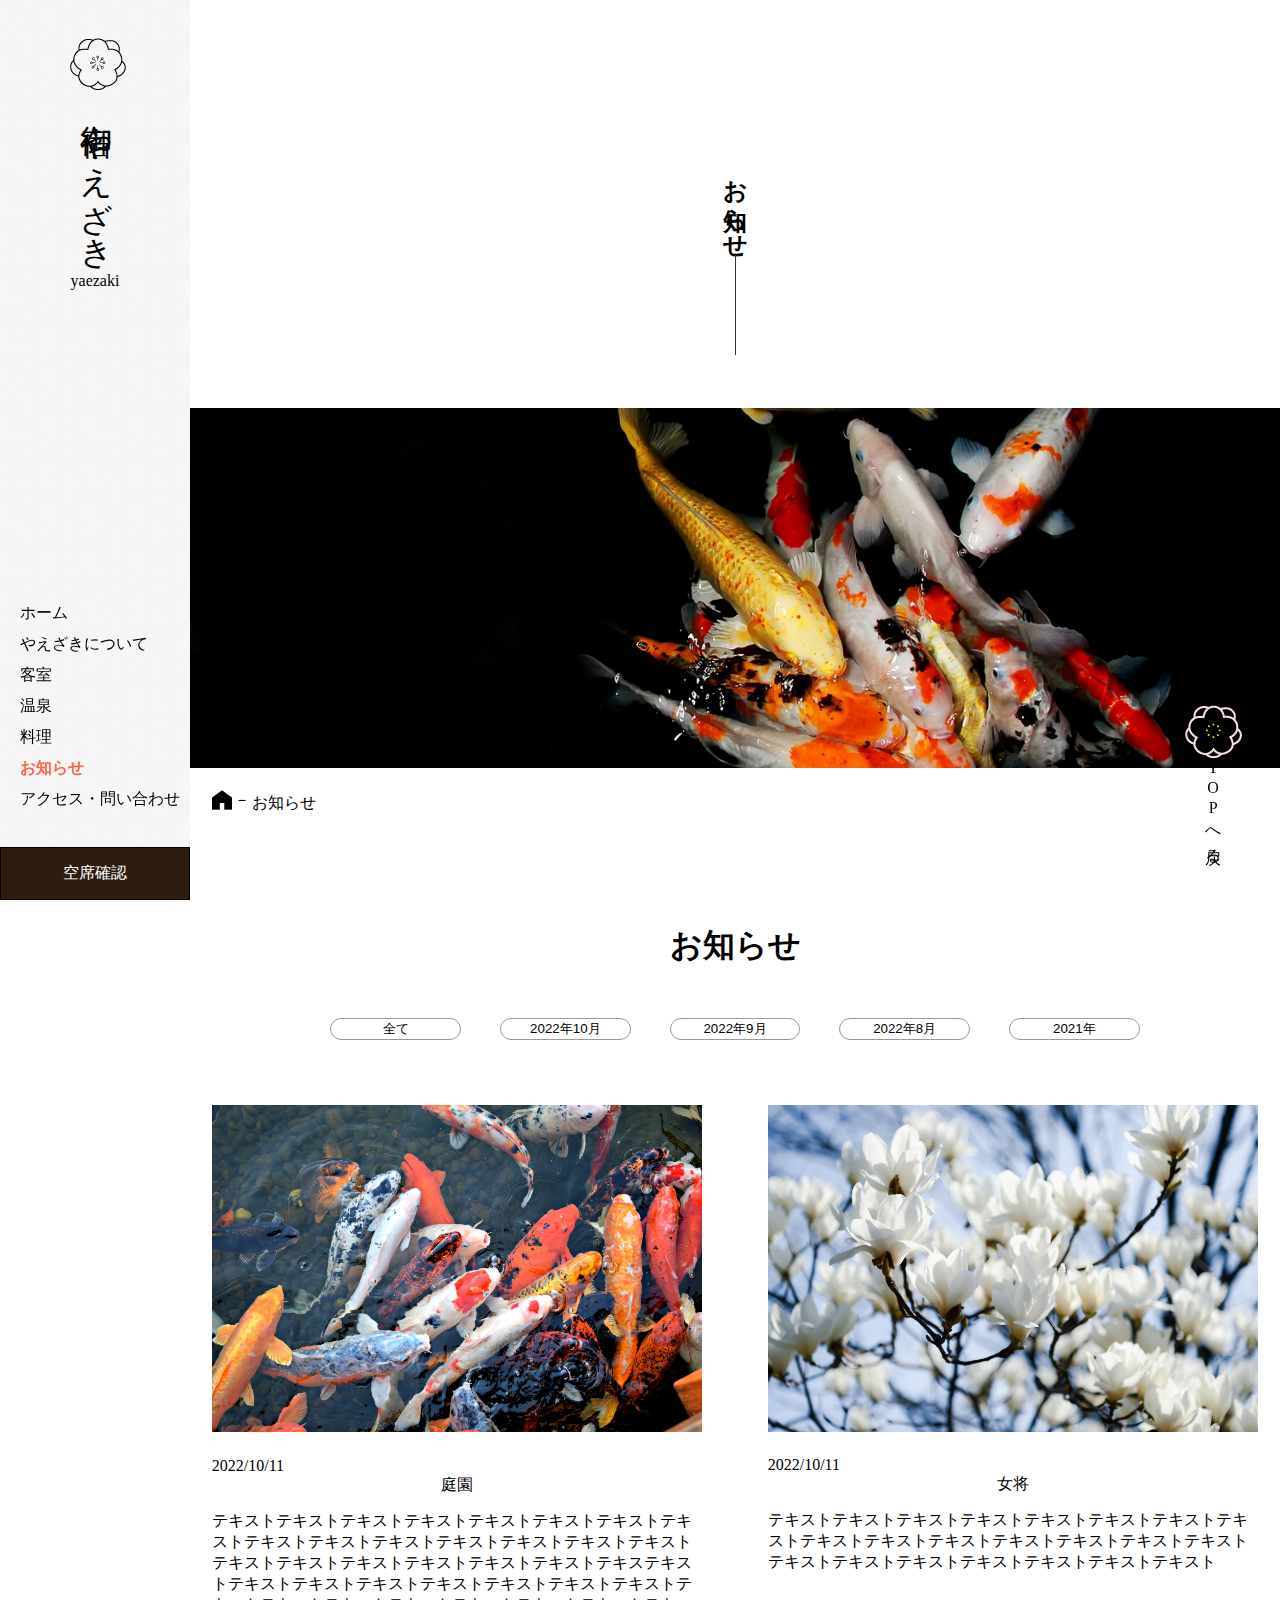
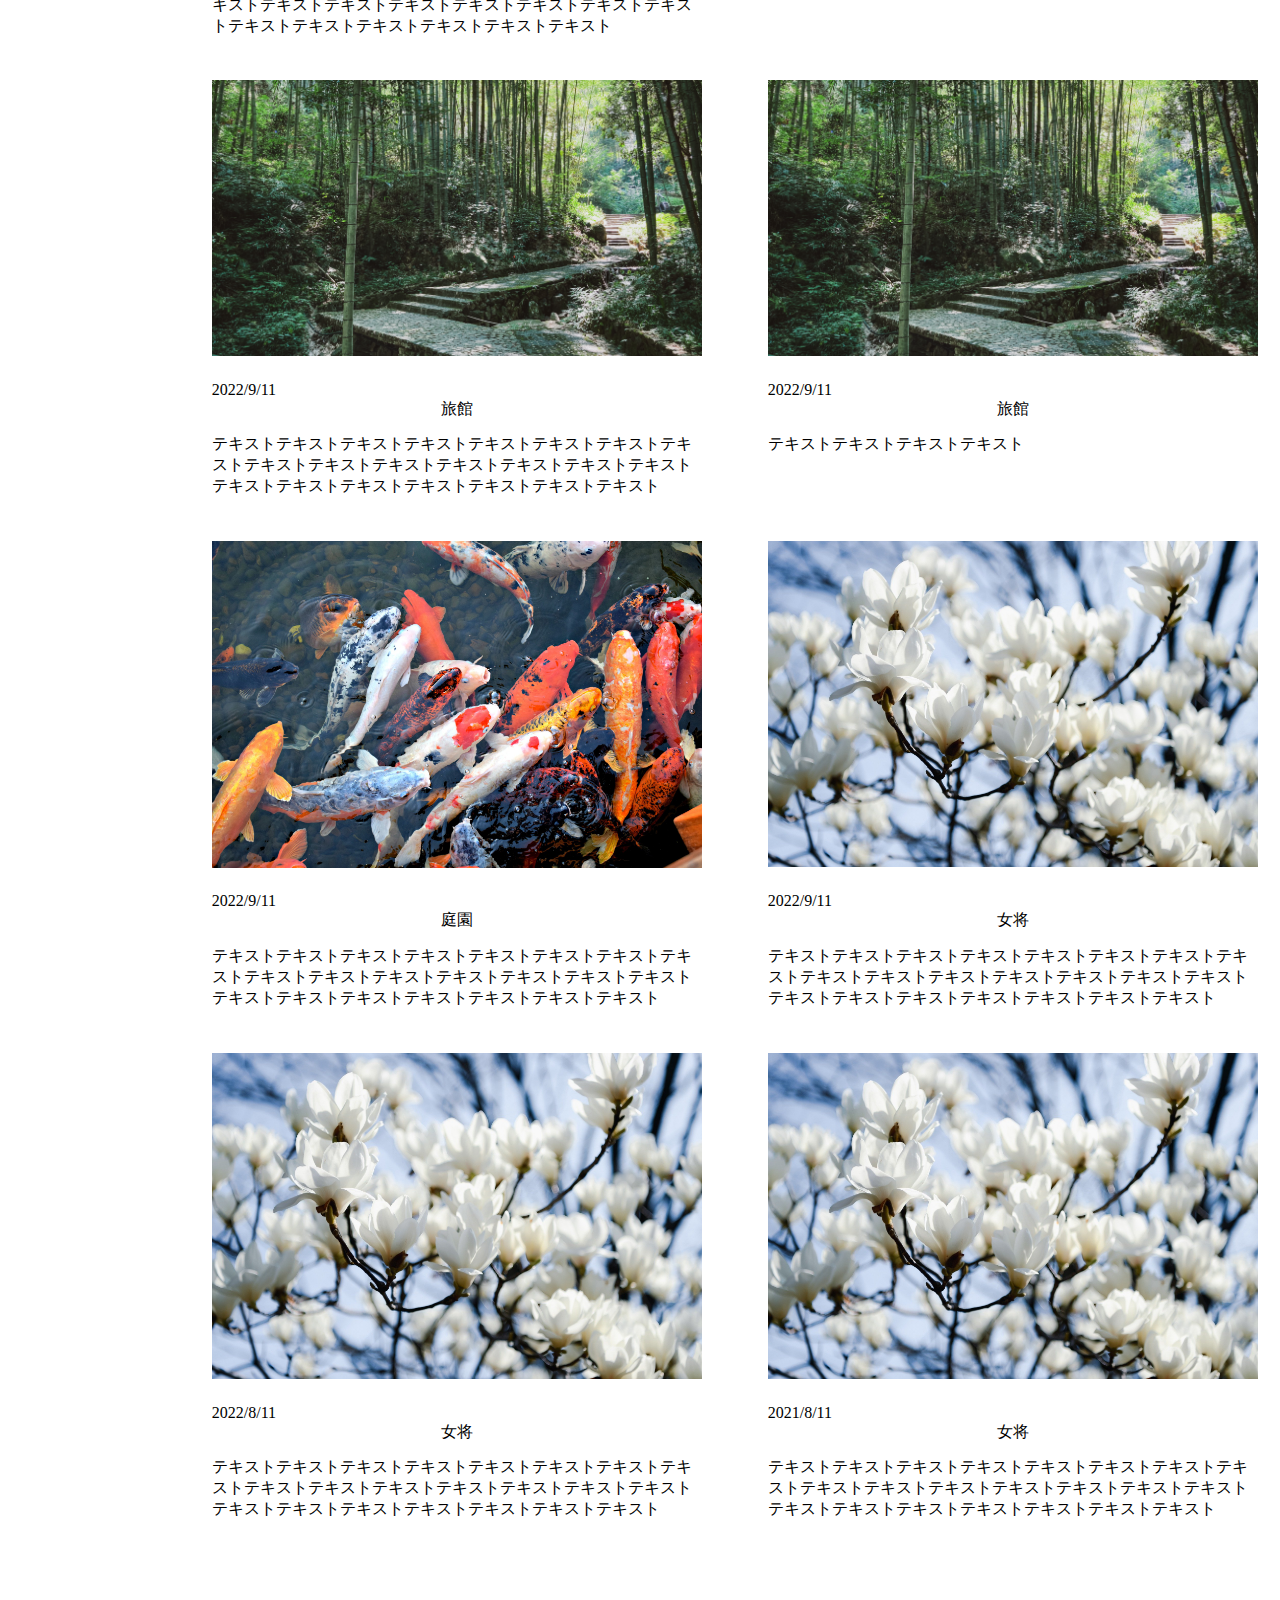
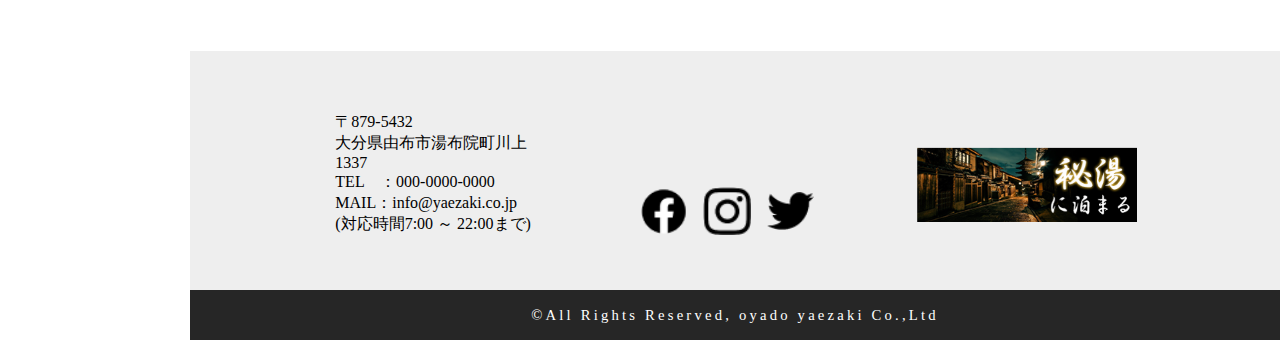
<file: yaezaki/works/news/index.html>
<!DOCTYPE html>
<html lang="ja">

<head>
  <meta charset="UTF-8">
  <meta name="viewport" content="width=device-width, initial-scale=1.0">
  <link rel="stylesheet" href="../assets/css/common.css">
  <link rel="stylesheet" href="../assets/css/news.css">
  <script src="../assets/js/jquery-3.6.1.min.js"></script>
  <script src="../assets/js/news.js"></script>
  <script src="../assets/js/common.js"></script>
  <link rel="icon" href="../favicon.ico">
  <title>news | 御宿 やえざき</title>
</head>

<body>
  <!-- トップへ戻るボタン -->
  <div class="totop">
    <a href="#">
      <p><img src="../assets/images/common/totop.png" alt="トップに戻る"></p>
      <p class="vertical">
        <span class="text-combine">T</span>
        <span class="text-combine">O</span>
        <span class="text-combine">P</span>
        へ戻る
      </p>
    </a>
  </div>

  <header>

    <!-- タイトル -->
    <div class="title">
      <a href="../index.html">
        <h1><img src="../assets/images/common/logo.png" alt="ロゴ">
        </h1>
        <p class="vertical">御宿 やえざき</p>
        <p>yaezaki</p>
      </a>
    </div>

    <!-- ナビゲーション -->
    <div class="nav">
      <nav>
        <ul>
          <li><a href="../index.html">ホーム</a></li>
          <li><a href="../about/index.html">やえざきについて</a></li>
          <li><a href="../room/index.html">客室</a></li>
          <li><a href="../spa/index.html">温泉</a></li>
          <li><a href="../meal/index.html">料理</a></li>
          <li><a href="#" class="color">お知らせ</a></li>
          <li><a href="../other/index.html">アクセス・問い合わせ</a></li>
        </ul>
      </nav>
    </div>

    <!-- ↓ハンバーガーボタン -->
    <p class="hamburger"><img src="../assets/images/common/hamburger.png" alt="ハンバーガーボタン"></p>

    <!-- 空席確認のボタン -->
    <div class="reserve">
      <p><a href="">空席確認</a></p>
    </div>
  </header>

  <!-- ↑ここまで一緒 -->


  <!-- メイン -->
  <main>
    <section class="main_news">
      <div class="main_title">
        <h2 class="vertical">
          お知らせ
        </h2>
        <p><img src="../assets/images/news/news_title.jpg" alt="庭の池"></p>
      </div>

      <div class="bread">
        <ul class="ds_f">
          <li><a href="../index.html"><img src="../assets/images/common/house.png" alt="家のアイコン" width="20"></a></li>
          <li><a href="#">お知らせ</a></li>
        </ul>
      </div>
    </section>


    <section class="news_content">
      <h2>
        お知らせ
      </h2>

      <div class="button">
        <button value="all" class="navi">全て</button>
        <button value="22_ten" class="navi">2022年10月</button>
        <button value="22_nine" class="navi">2022年9月</button>
        <button value="22_eight" class="navi">2022年8月</button>
        <button value="21year" class="navi">2021年</button>
      </div>

      <ul class="list ds_f">
        <li class="22_ten">
          <p><img src="../assets/images/news/report1.jpg" alt="ニュース画像"></p>
          <p class="time">2022/10/11</p>
          <p class="title">庭園</p>
          <p class="text">テキストテキストテキストテキストテキストテキストテキストテキストテキストテキストテキストテキストテキストテキストテキストテキストテキストテキストテキストテキストテキストテキステキストテキストテキストテキストテキストテキストテキストテキストテキストテキストテキストテキストテキストテキストテキストテキストテキストテキストテキストテキストテキストテキスト</p>
        </li>
        <li class="22_ten">
          <p><img src="../assets/images/news/report2.jpg" alt="ニュース画像"></p>
          <p class="time">2022/10/11</p>
          <p class="title">女将</p>
          <p class="text">テキストテキストテキストテキストテキストテキストテキストテキストテキストテキストテキストテキストテキストテキストテキストテキストテキストテキストテキストテキストテキストテキスト</p>
        </li>
        <li class="22_nine">
          <p><img src="../assets/images/news/report3.jpg" alt="ニュース画像"></p>
          <p class="time">2022/9/11</p>
          <p class="title">旅館</p>
          <p class="text">テキストテキストテキストテキストテキストテキストテキストテキストテキストテキストテキストテキストテキストテキストテキストテキストテキストテキストテキストテキストテキストテキスト</p>
        </li>
        <li class="22_nine">
          <p><img src="../assets/images/news/report3.jpg" alt="ニュース画像"></p>
          <p class="time">2022/9/11</p>
          <p class="title">旅館</p>
          <p class="text">テキストテキストテキストテキスト</p>
        </li>
        <li class="22_nine">
          <p><img src="../assets/images/news/report1.jpg" alt="ニュース画像"></p>
          <p class="time">2022/9/11</p>
          <p class="title">庭園</p>
          <p class="text">テキストテキストテキストテキストテキストテキストテキストテキストテキストテキストテキストテキストテキストテキストテキストテキストテキストテキストテキストテキストテキストテキスト</p>
        </li>
        <li class="22_nine">
          <p><img src="../assets/images/news/report2.jpg" alt="ニュース画像"></p>
          <p class="time">2022/9/11</p>
          <p class="title">女将</p>
          <p class="text">テキストテキストテキストテキストテキストテキストテキストテキストテキストテキストテキストテキストテキストテキストテキストテキストテキストテキストテキストテキストテキストテキスト</p>
        </li>
        <li class="22_eight">
          <p><img src="../assets/images/news/report2.jpg" alt="ニュース画像"></p>
          <p class="time">2022/8/11</p>
          <p class="title">女将</p>
          <p class="text">テキストテキストテキストテキストテキストテキストテキストテキストテキストテキストテキストテキストテキストテキストテキストテキストテキストテキストテキストテキストテキストテキスト</p>
        </li>
        <li class="21year">
          <p><img src="../assets/images/news/report2.jpg" alt="ニュース画像"></p>
          <p class="time">2021/8/11</p>
          <p class="title">女将</p>
          <p class="text">テキストテキストテキストテキストテキストテキストテキストテキストテキストテキストテキストテキストテキストテキストテキストテキストテキストテキストテキストテキストテキストテキスト</p>
        </li>
      </ul>


    </section>

  </main>


  <!-- ↓ここ以下も一緒 -->
  <footer>
    <div class="access">
      <!-- 左側の要素 -->
      <div class="left ds_f">
        <div>
          <ul class="addres">
            <li>&#12306;879-5432</li>
            <li>大分県由布市湯布院町川上1337</li>
            <li>TEL　：000-0000-0000</li>
            <li>MAIL：info@yaezaki.co.jp</li>
            <li>(対応時間7:00 ～ 22:00まで)</li>
          </ul>
        </div>
        <div>
          <ul class="sns ds_f">
            <li><a href="#"><img src="../assets/images/common/facebook.png" alt="Facebook"></a></li>
            <li><a href="#"><img src="../assets/images/common/instagram.png" alt="Instagram"></a></li>
            <li><a href="#"><img src="../assets/images/common/twitter.png" alt="Twitter"></a></li>
          </ul>
        </div>
        <div class="banner">
          <a href="#"><img src="../assets/images/common/banner.png" alt="旅行サイトのバナー" width="220" height="75"></a>
        </div>
      </div>

    </div>

    <!-- コピーライト -->
    <div class="copyright">
      <small>
        &copy;All Rights Reserved, oyado yaezaki Co.,Ltd
      </small>
    </div>

  </footer>

</body>

</html>
</file>
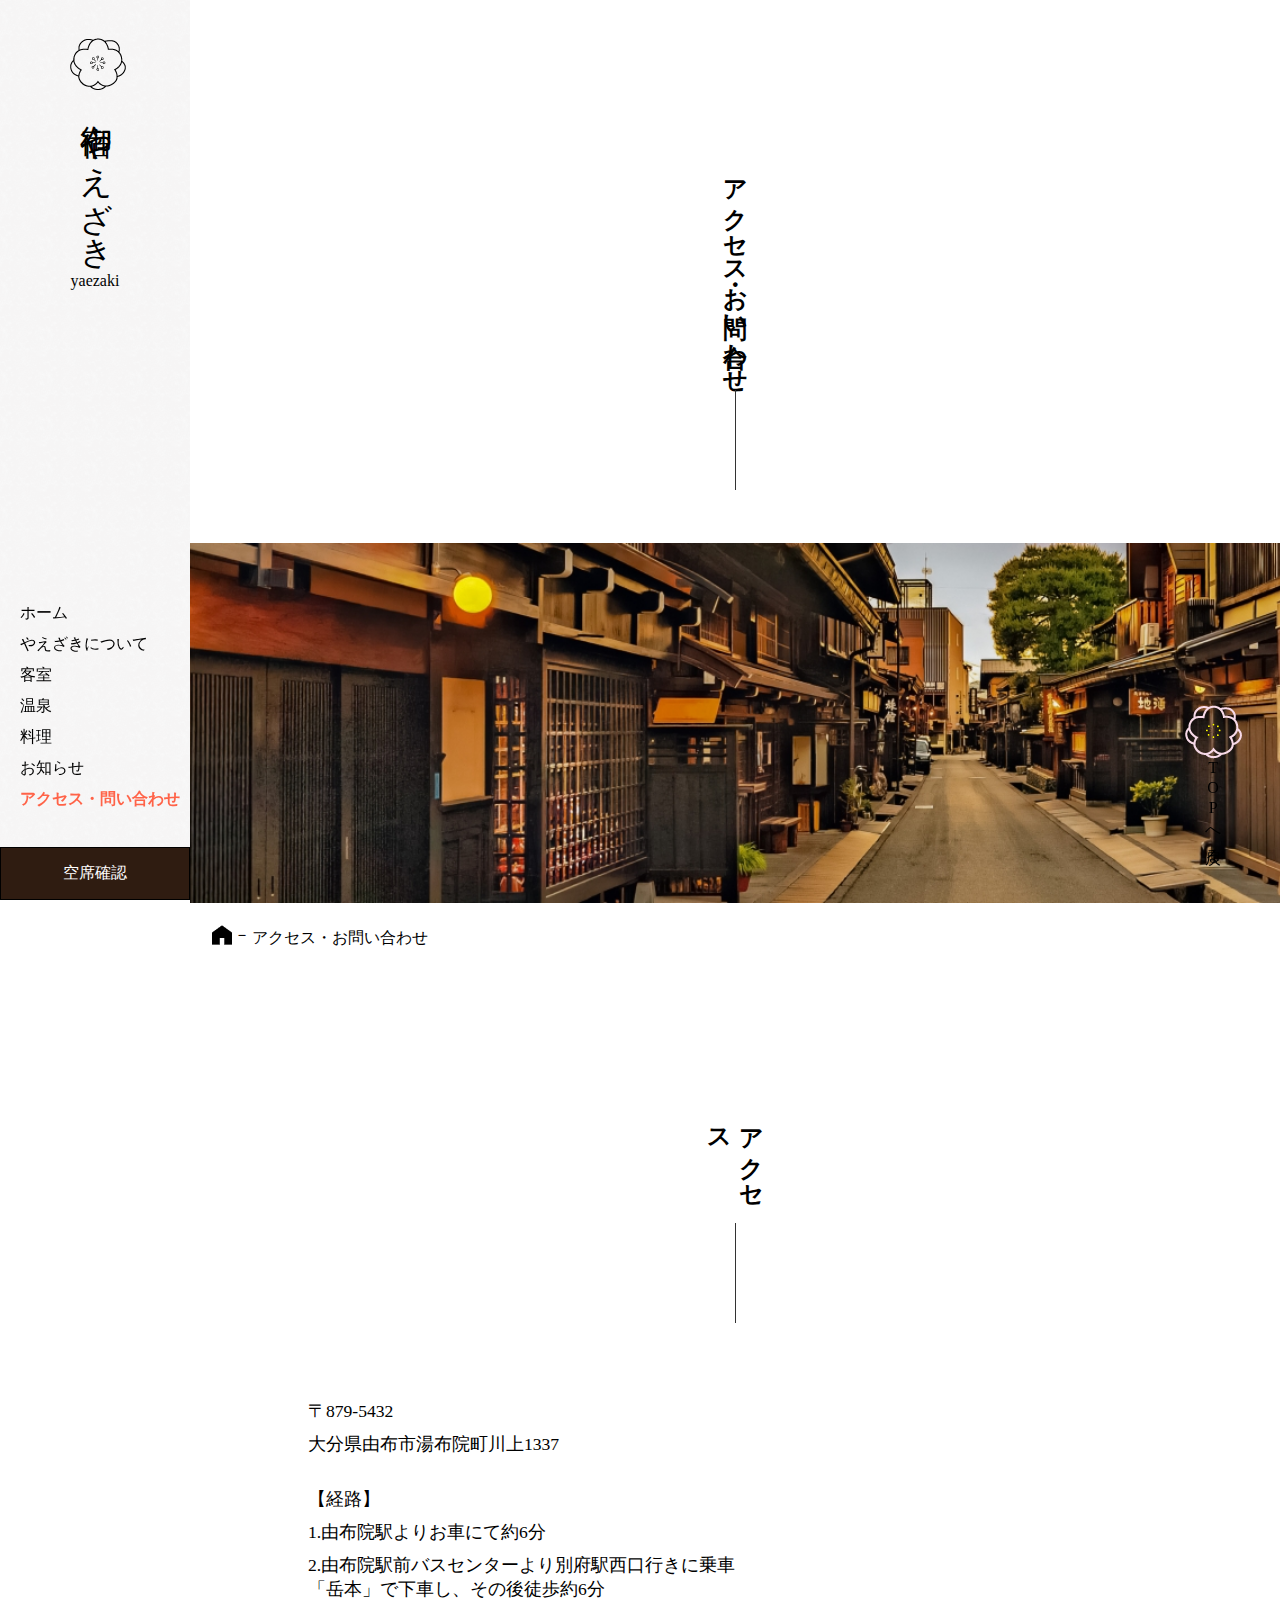
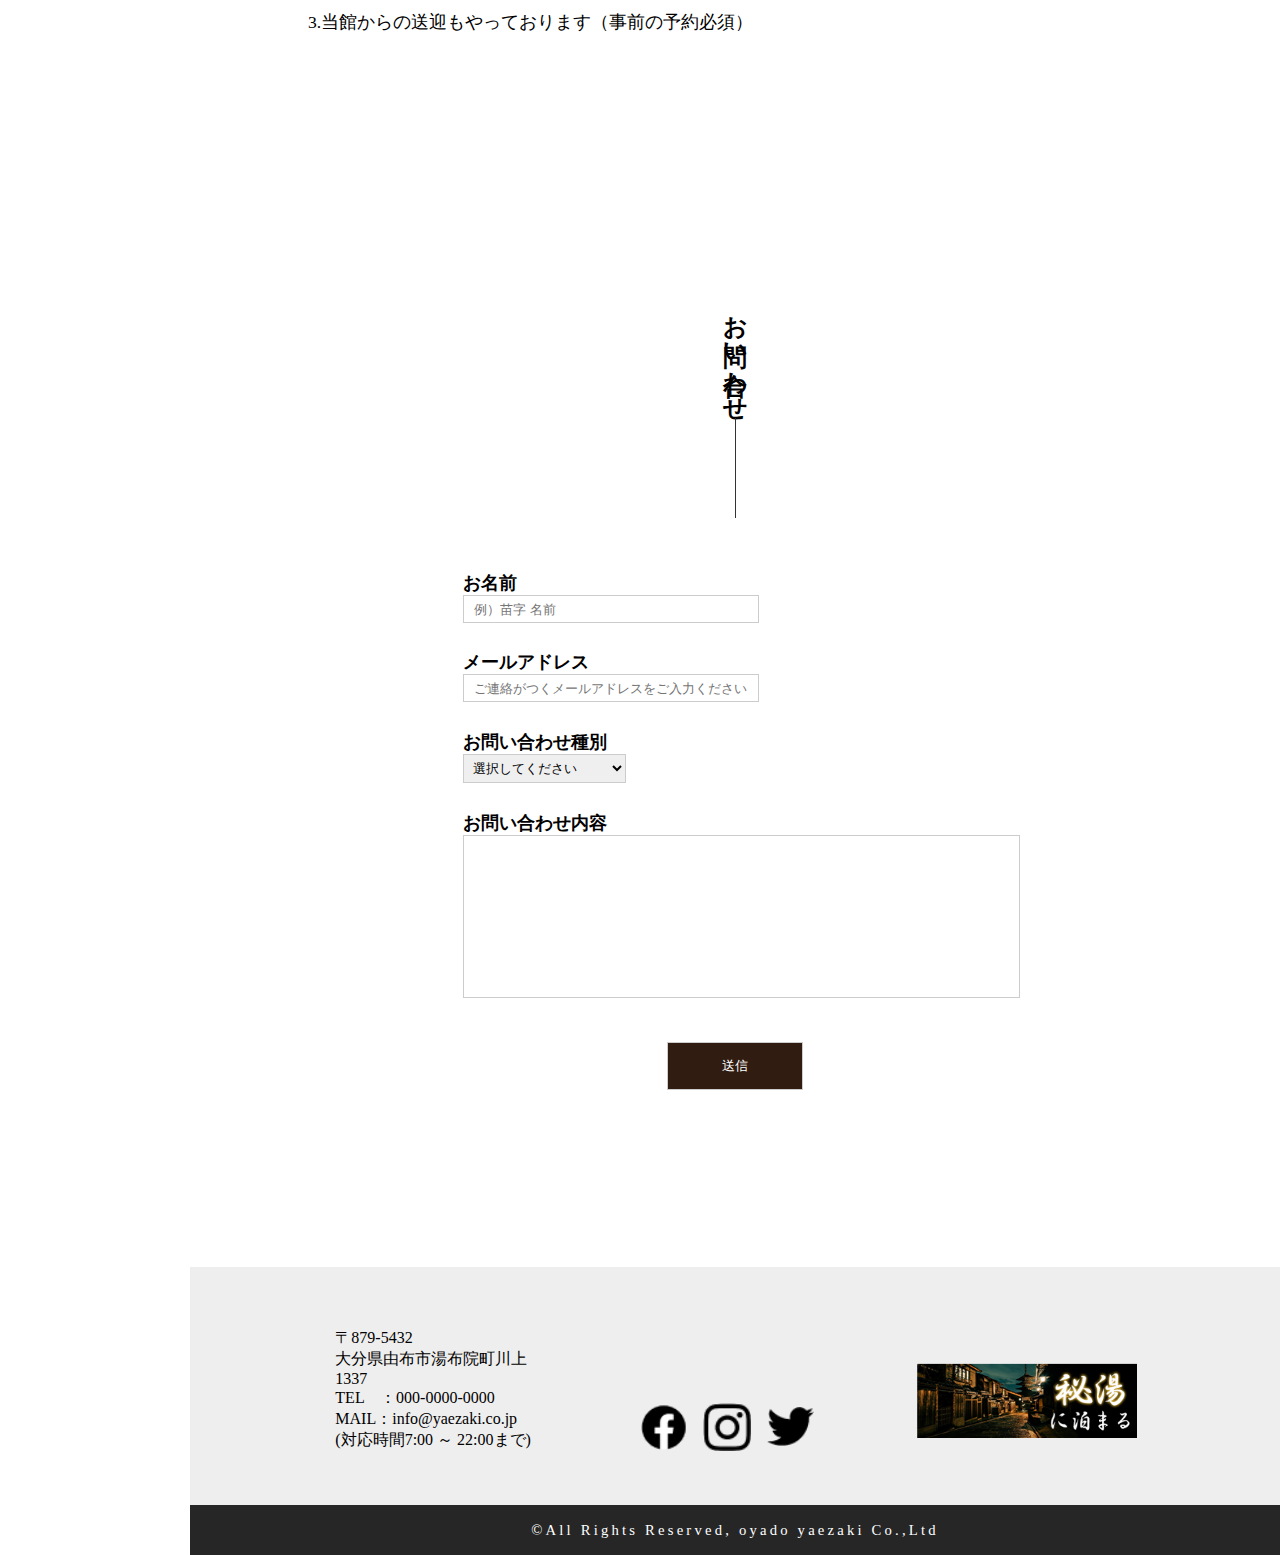
<file: yaezaki/works/other/index.html>
<!DOCTYPE html>
<html lang="ja">

<head>
  <meta charset="UTF-8">
  <meta name="viewport" content="width=device-width, initial-scale=1.0">
  <link rel="stylesheet" href="../assets/css/common.css">
  <link rel="stylesheet" href="../assets/css/other.css">
  <script src="../assets/js/jquery-3.6.1.min.js"></script>
  <script src="../assets/js/other.js"></script>
  <script src="../assets/js/common.js"></script>
  <link rel="icon" href="../favicon.ico">
  <title>other | 御宿 やえざき</title>
</head>

<body>
  <!-- トップへ戻るボタン -->
  <div class="totop">
    <a href="#">
      <p><img src="../assets/images/common/totop.png" alt="トップに戻る"></p>
      <p class="vertical">
        <span class="text-combine">T</span>
        <span class="text-combine">O</span>
        <span class="text-combine">P</span>
        へ戻る
      </p>
    </a>
  </div>

  <header>

    <!-- タイトル -->
    <div class="title">
      <a href="../index.html">
        <h1><img src="../assets/images/common/logo.png" alt="ロゴ">
        </h1>
        <p class="vertical">御宿 やえざき</p>
        <p>yaezaki</p>
      </a>
    </div>

    <!-- ナビゲーション -->
    <div class="nav">
      <nav>
        <ul>
          <li><a href="../index.html">ホーム</a></li>
          <li><a href="../about/index.html">やえざきについて</a></li>
          <li><a href="../room/index.html">客室</a></li>
          <li><a href="../spa/index.html">温泉</a></li>
          <li><a href="../meal/index.html">料理</a></li>
          <li><a href="../news/index.html">お知らせ</a></li>
          <li><a href="#" class="color">アクセス・問い合わせ</a></li>
        </ul>
      </nav>
    </div>

    <!-- ↓ハンバーガーボタン -->
    <p class="hamburger"><img src="../assets/images/common/hamburger.png" alt="ハンバーガーボタン"></p>

    <!-- 空席確認のボタン -->
    <div class="reserve">
      <p><a href="">空席確認</a></p>
    </div>
  </header>

  <!-- ↑ここまで一緒 -->


  <!-- メイン -->
  <main>
    <section class="other">
      <div class="main_title">
        <h2 class="vertical">
          アクセス・お問い合わせ
        </h2>
        <p><img src="../assets/images/other/other_title.jpg" alt="街並み"></p>
      </div>

      <div class="bread">
        <ul class="ds_f">
          <li><a href="../index.html"><img src="../assets/images/common/house.png" alt="家のアイコン" width="20"></a></li>
          <li><a href="#">アクセス・お問い合わせ</a></li>
        </ul>
      </div>
    </section>


    <section class="access">
      <div class="inside_title">
        <h2 class="vertical">
          アクセス
        </h2>
      </div>

      <div class="access_content ds_f">
        <address>
          <ul>
            <li>&#12306;879-5432</li>
            <li>大分県由布市湯布院町川上1337</li>
            <li>【経路】</li>
            <li>1.由布院駅よりお車にて約6分</li>
            <li>2.由布院駅前バスセンターより別府駅西口行きに乗車<br>
              「岳本」で下車し、その後徒歩約6分</li>
            <li>3.当館からの送迎もやっております（事前の予約必須）</li>
          </ul>
        </address>

        <div class="map">
          <iframe
            src="https://www.google.com/maps/embed?pb=!1m18!1m12!1m3!1d3335.8419126455537!2d131.3671364153553!3d33.27063078082575!2m3!1f0!2f0!3f0!3m2!1i1024!2i768!4f13.1!3m3!1m2!1s0x3546ae86435fe853%3A0x8d4d90f5e8293a90!2z44CSODc5LTUxMDIg5aSn5YiG55yM55Sx5biD5biC5rmv5biD6Zmi55S65bed5LiK77yR77yT77yT77yX!5e0!3m2!1sja!2sjp!4v1666067430809!5m2!1sja!2sjp"
            width="400" height="300" style="border:0;" allowfullscreen="" loading="lazy"
            referrerpolicy="no-referrer-when-downgrade"></iframe>
        </div>
      </div>
    </section>

    <section class="inquiry">
      <div class="inside_title">
        <h2 class="vertical">
          お問い合わせ
        </h2>
      </div>

      <div class="inquiry_content">

        <form action="program.php" method="post">
          <div class="text1">
            <p><label for="name">お名前</label></p>
            <p class="alert">お名前を入れてください。</p>
            <input type="text" name="userName" id="name" placeholder="例）苗字 名前">
          </div>

          <div class="text2">
            <p><label for="email">メールアドレス</label></p>
            <p class="alert">メールアドレスを入れてください。</p>
            <input type="email" name="userMail" id="email" placeholder="ご連絡がつくメールアドレスをご入力ください">
          </div>

          <div class="select1">
            <p>お問い合わせ種別</p>
            <p class="alert">質問の種類を選択してください。</p>
            <select name="contentType" id="contentType">
              <option value="選択してください">選択してください</option>
              <option value="客室について">客室について</option>
              <option value="温泉について">温泉について</option>
              <option value="料理について">料理について</option>
            </select>
          </div>

          <div class="textarea">
            <p>お問い合わせ内容</p>
            <p class="alert">ご要望・ご質問内容を入れてください。</p>
            <textarea name="message" id="message" cols="30" rows="10"></textarea>
          </div>

          <p class="submit_btn">
            <input type="submit" value="送信" class="submit_btn">
          </p>

        </form>
      </div>
    </section>

  </main>


  <!-- ↓ここ以下も一緒 -->
  <footer>
    <div class="access">
      <!-- 左側の要素 -->
      <div class="left ds_f">
        <div>
          <ul>
            <li>&#12306;879-5432</li>
            <li>大分県由布市湯布院町川上1337</li>
            <li>TEL　：000-0000-0000</li>
            <li>MAIL：info@yaezaki.co.jp</li>
            <li>(対応時間7:00 ～ 22:00まで)</li>
          </ul>
        </div>
        <div>
          <ul class="sns ds_f">
            <li><a href="#"><img src="../assets/images/common/facebook.png" alt="Facebook"></a></li>
            <li><a href="#"><img src="../assets/images/common/instagram.png" alt="Instagram"></a></li>
            <li><a href="#"><img src="../assets/images/common/twitter.png" alt="Twitter"></a></li>
          </ul>
        </div>
        <div class="banner">
          <a href="#"><img src="../assets/images/common/banner.png" alt="旅行サイトのバナー" width="220" height="75"></a>
        </div>
      </div>

    </div>

    <!-- コピーライト -->
    <div class="copyright">
      <small>
        &copy;All Rights Reserved, oyado yaezaki Co.,Ltd
      </small>
    </div>

  </footer>

</body>

</html>
</file>
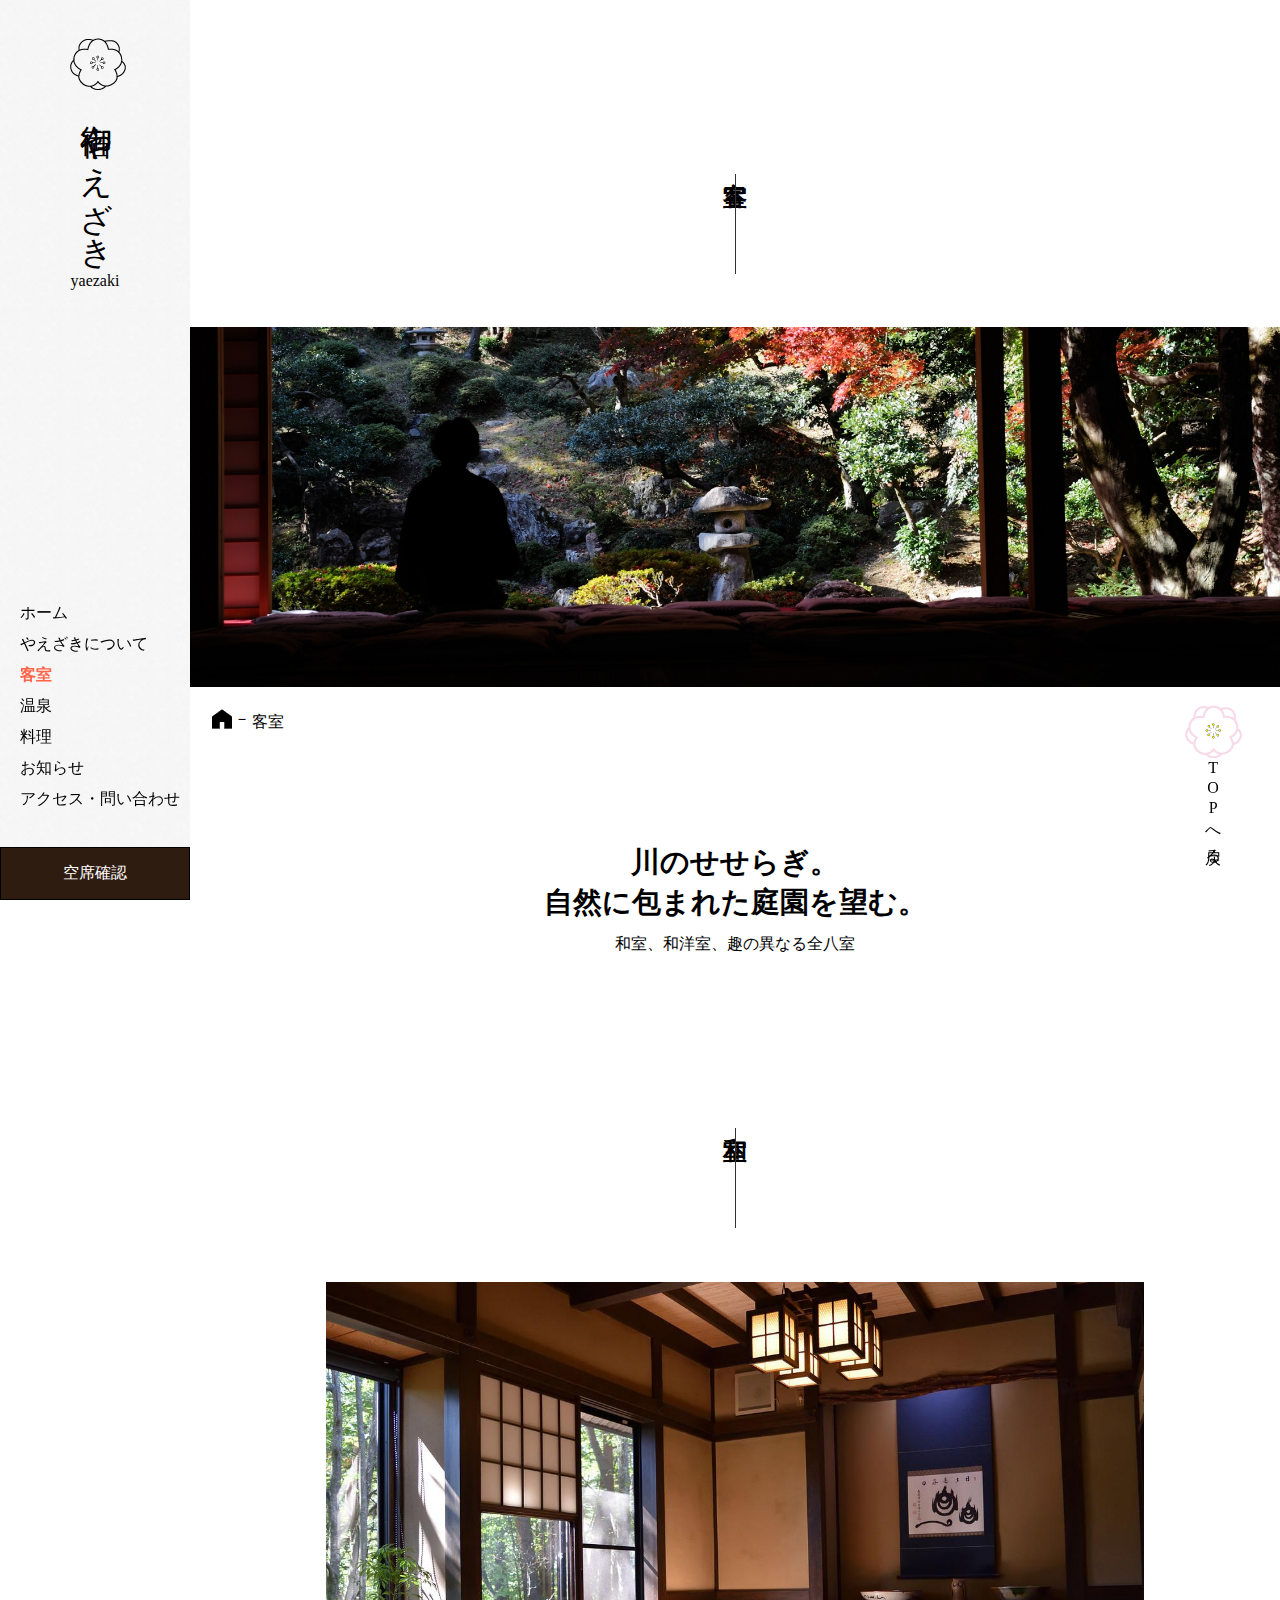
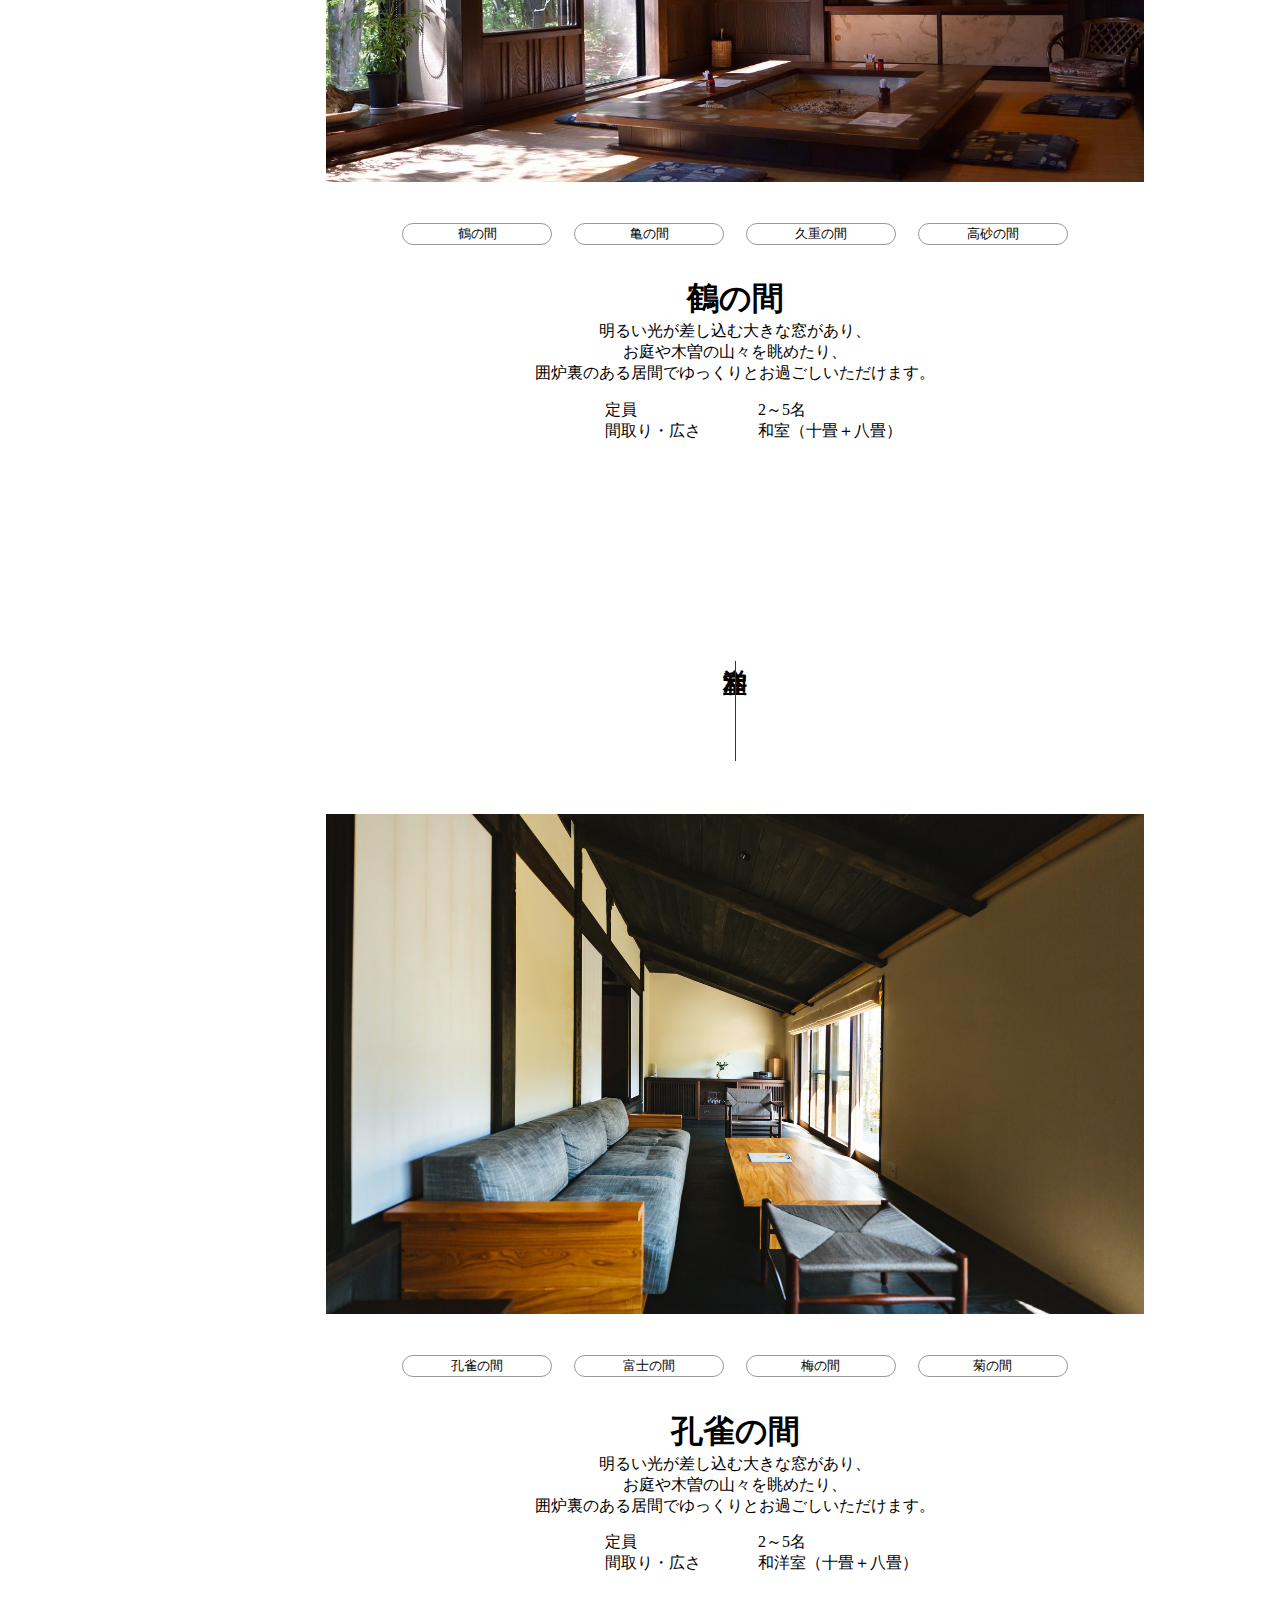
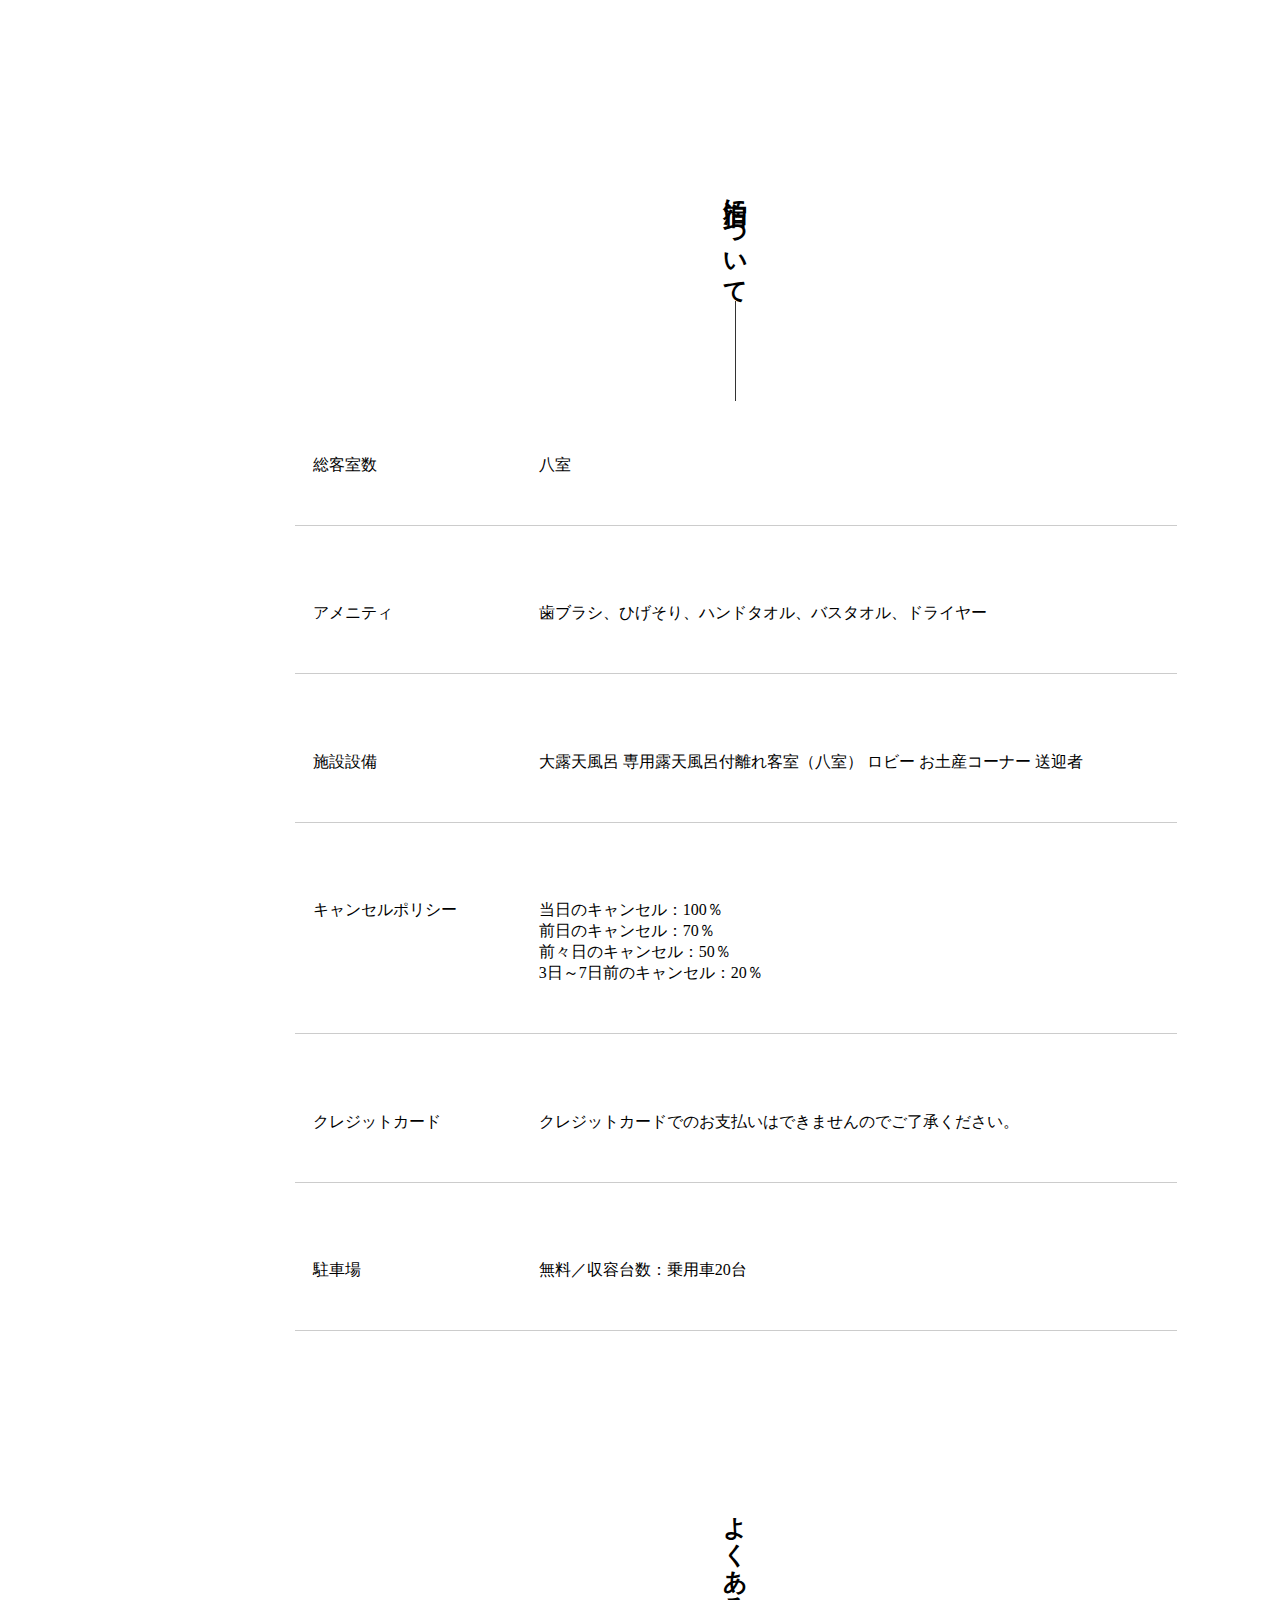
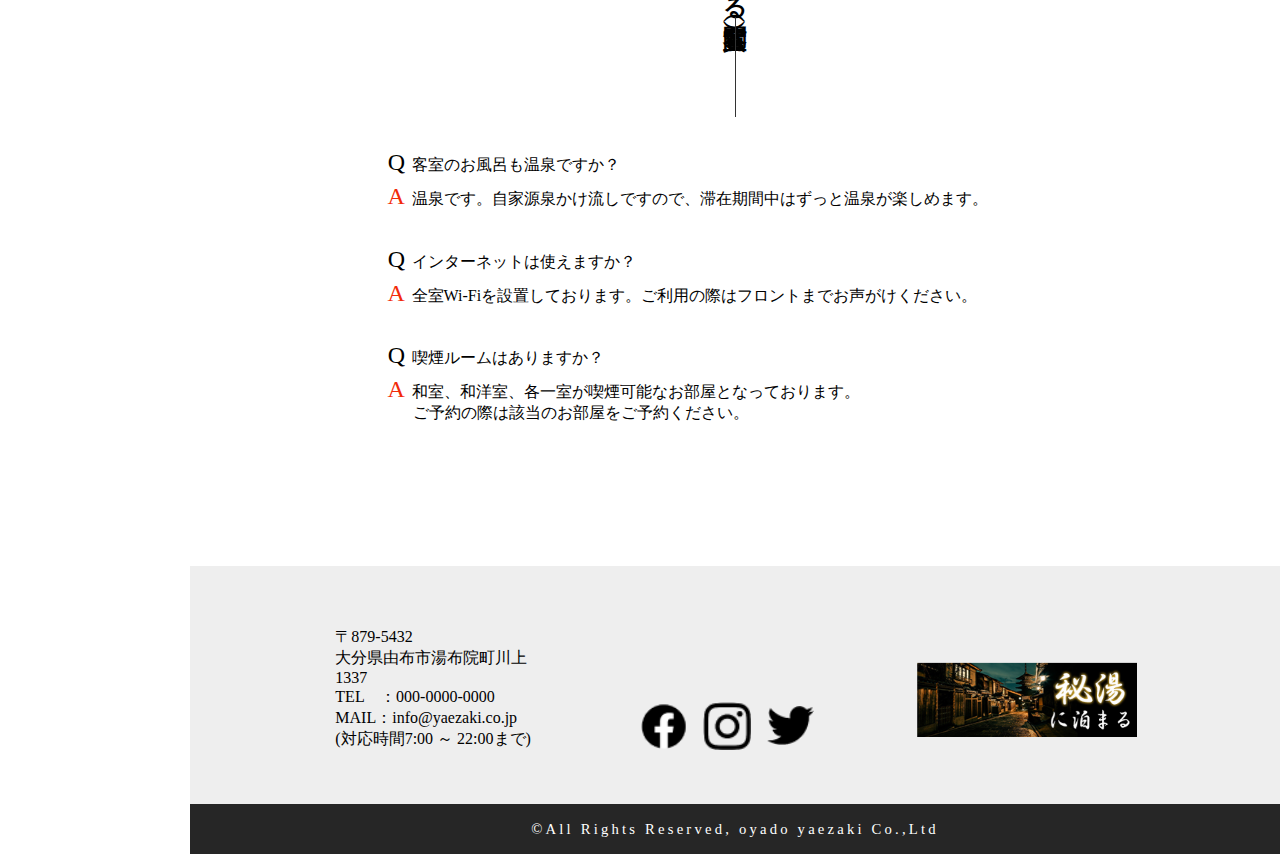
<file: yaezaki/works/room/index.html>
<!DOCTYPE html>
<html lang="ja">

<head>
  <meta charset="UTF-8">
  <meta name="viewport" content="width=device-width, initial-scale=1.0">
  <link rel="stylesheet" href="../assets/css/common.css">
  <link rel="stylesheet" href="../assets/css/room.css">
  <script src="../assets/js/jquery-3.6.1.min.js"></script>
  <script src="../assets/js/room.js"></script>
  <script src="../assets/js/common.js"></script>
  <link rel="icon" href="../favicon.ico">
  <title>room | 御宿 やえざき</title>
</head>

<body>
  <!-- トップへ戻るボタン -->
  <div class="totop">
    <a href="#">
      <p><img src="../assets/images/common/totop.png" alt="トップに戻る"></p>
      <p class="vertical">
        <span class="text-combine">T</span>
        <span class="text-combine">O</span>
        <span class="text-combine">P</span>
        へ戻る
      </p>
    </a>
  </div>

  <header>

    <!-- タイトル -->
    <div class="title">
      <a href="../index.html">
        <h1><img src="../assets/images/common/logo.png" alt="ロゴ">
        </h1>
        <p class="vertical">御宿 やえざき</p>
        <p>yaezaki</p>
      </a>
    </div>

    <!-- ナビゲーション -->
    <div class="nav">
      <nav>
        <ul>
          <li><a href="../index.html">ホーム</a></li>
          <li><a href="../about/index.html">やえざきについて</a></li>
          <li><a href="#" class="color">客室</a></li>
          <li><a href="../spa/index.html">温泉</a></li>
          <li><a href="../meal/index.html">料理</a></li>
          <li><a href="../news/index.html">お知らせ</a></li>
          <li><a href="../other/index.html">アクセス・問い合わせ</a></li>
        </ul>
      </nav>
    </div>

    <!-- ↓ハンバーガーボタン -->
    <p class="hamburger"><img src="../assets/images/common/hamburger.png" alt="ハンバーガーボタン"></p>

    <!-- 空席確認のボタン -->
    <div class="reserve">
      <p><a href="">空席確認</a></p>
    </div>
  </header>

  <!-- ↑ここまで一緒 -->


  <!-- メイン -->
  <main>

    <section class="room_top">
      <div class="main_title">
        <h2 class="vertical">
          客室
        </h2>
        <p><img src="../assets/images/room/room_title.jpg" alt="部屋からの眺め"></p>
      </div>

      <div class="bread">
        <ul class="ds_f">
          <li><a href="../index.html"><img src="../assets/images/common/house.png" alt="家のアイコン" width="20"></a></li>
          <li><a href="#">客室</a></li>
        </ul>
      </div>

      <div class="room_text">
        <h3>川のせせらぎ。<br>
          自然に包まれた庭園を望む。
        </h3>
        <p>
          和室、和洋室、趣の異なる全八室
        </p>
      </div>
    </section>


    <section class="room_content">
      <div class="j_room">
        <div class="inside_title">
          <h2 class="vertical">
            和室
          </h2>
        </div>

        <div class="j_room_inside">
          <!-- 切り替わり画像 -->
          <div class="j_room_slide_img">
            <ul>
              <li class="kousa"><img src="../assets/images/room/j_room4.jpg" alt="高砂の間"></li>
              <li class="kue"><img src="../assets/images/room/j_room3.jpg" alt="久重の間"></li>
              <li class="kame"><img src="../assets/images/room/j_room2.jpg" alt="亀の間"></li>
              <li class="turu"><img src="../assets/images/room/j_room1.jpg" alt="鶴の間"></li>
            </ul>
          </div>

          <!-- 切り替わりボタン -->
          <div class="j_room_slide_btn">
            <ul class="ds_f">
              <button value="turu" class="navi">鶴の間</button>
              <button value="kame" class="navi">亀の間</button>
              <button value="kue" class="navi">久重の間</button>
              <button value="kousa" class="navi">高砂の間</button>
            </ul>
          </div>
          <div class="j_room_slide_text">
            <ul>
              <li class="turu">
                <p>鶴の間</p>
                <p>明るい光が差し込む大きな窓があり、<br>
                  お庭や木曽の山々を眺めたり、<br>
                  囲炉裏のある居間でゆっくりとお過ごしいただけます。
                </p>
                <p>定員</p>
                <p>2～5名</p>
                <p>間取り・広さ</p>
                <p>和室（十畳＋八畳）</p>
              </li>
              <li class="kame">
                <p>亀の間</p>
                <p>明るい光が差し込む大きな窓があり、<br>
                  お庭や木曽の山々を眺めたり、<br>
                  囲炉裏のある居間でゆっくりとお過ごしいただけます。
                </p>
                <p>定員</p>
                <p>2～5名</p>
                <p>間取り・広さ</p>
                <p>和室（十畳＋八畳）</p>
              </li>
              <li class="kue">
                <p>久重の間</p>
                <p>明るい光が差し込む大きな窓があり、<br>
                  お庭や木曽の山々を眺めたり、<br>
                  囲炉裏のある居間でゆっくりとお過ごしいただけます。
                </p>
                <p>定員</p>
                <p>2～5名</p>
                <p>間取り・広さ</p>
                <p>和室（十畳＋八畳）</p>
              </li>
              <li class="kousa">
                <p>高砂の間</p>
                <p>明るい光が差し込む大きな窓があり、<br>
                  お庭や木曽の山々を眺めたり、<br>
                  囲炉裏のある居間でゆっくりとお過ごしいただけます。
                </p>
                <p>定員</p>
                <p>2～5名</p>
                <p>間取り・広さ</p>
                <p>和室（十畳＋八畳）</p>
              </li>
            </ul>
          </div>
        </div>
      </div>

      <div class="jw_room">
        <div class="inside_title">
          <h2 class="vertical">
            和洋室
          </h2>
        </div>
        <div class="jw_room_inside">
          <!-- 切り替わり画像 -->
          <div class="jw_room_slide_img">
            <ul>
              <li class="kiku"><img src="../assets/images/room/jw_room4.jpg" alt="菊の間"></li>
              <li class="ume"><img src="../assets/images/room/jw_room3.jpg" alt="梅の間"></li>
              <li class="fuji"><img src="../assets/images/room/jw_room2.jpg" alt="富士の間"></li>
              <li class="kujyaku"><img src="../assets/images/room/jw_room1.jpg" alt="孔雀の間"></li>
            </ul>
          </div>

          <!-- 切り替わりボタン -->
          <div class="jw_room_slide_btn">
            <ul class="ds_f">
              <button value="kujyaku" class="navi">孔雀の間</button>
              <button value="fuji" class="navi">富士の間</button>
              <button value="ume" class="navi">梅の間</button>
              <button value="kiku" class="navi">菊の間</button>
            </ul>
          </div>
          <div class="jw_room_slide_text">
            <ul>
              <li class="kujyaku">
                <p>孔雀の間</p>
                <p>明るい光が差し込む大きな窓があり、<br>
                  お庭や木曽の山々を眺めたり、<br>
                  囲炉裏のある居間でゆっくりとお過ごしいただけます。
                </p>
                <p>定員</p>
                <p>2～5名</p>
                <p>間取り・広さ</p>
                <p>和洋室（十畳＋八畳）</p>
              </li>
              <li class="fuji">
                <p>富士の間</p>
                <p>明るい光が差し込む大きな窓があり、<br>
                  お庭や木曽の山々を眺めたり、<br>
                  囲炉裏のある居間でゆっくりとお過ごしいただけます。
                </p>
                <p>定員</p>
                <p>2～5名</p>
                <p>間取り・広さ</p>
                <p>和洋室（十畳＋八畳）</p>
              </li>
              <li class="ume">
                <p>梅の間</p>
                <p>明るい光が差し込む大きな窓があり、<br>
                  お庭や木曽の山々を眺めたり、<br>
                  囲炉裏のある居間でゆっくりとお過ごしいただけます。
                </p>
                <p>定員</p>
                <p>2～5名</p>
                <p>間取り・広さ</p>
                <p>和洋室（十畳＋八畳）</p>
              </li>
              <li class="kiku">
                <p>菊の間</p>
                <p>明るい光が差し込む大きな窓があり、<br>
                  お庭や木曽の山々を眺めたり、<br>
                  囲炉裏のある居間でゆっくりとお過ごしいただけます。
                </p>
                <p>定員</p>
                <p>2～5名</p>
                <p>間取り・広さ</p>
                <p>和洋室（十畳＋八畳）</p>
              </li>
            </ul>
          </div>
        </div>
      </div>
    </section>


    <section class="room_about">
      <div class="inside_title">
        <h2 class="vertical">
          宿泊について
        </h2>
      </div>
        <dl>
          <dt>総客室数</dt>
          <dd>八室</dd>
          <dt>アメニティ</dt>
          <dd>歯ブラシ、ひげそり、ハンドタオル、バスタオル、ドライヤー</dd>
          <dt>施設設備</dt>
          <dd>大露天風呂
            専用露天風呂付離れ客室（八室）
            ロビー
            お土産コーナー
            送迎者
          </dd>
          <dt>キャンセルポリシー</dt>
          <dd>当日のキャンセル：100％<br>
            前日のキャンセル：70％<br>
            前々日のキャンセル：50％<br>
            3日～7日前のキャンセル：20％
          </dd>
          <dt>クレジットカード</dt>
          <dd>クレジットカードでのお支払いはできませんのでご了承ください。</dd>
          <dt>駐車場</dt>
          <dd>無料／収容台数：乗用車20台</dd>
        </dl>
      </div>




    </section>
    <section class="question">
      <div class="question_title">
        <h2 class="vertical">
          よくある質問（客室）
        </h2>

        <dl>
          <dt>客室のお風呂も温泉ですか？</dt>
          <dd>温泉です。自家源泉かけ流しですので、滞在期間中はずっと温泉が楽しめます。</dd>
          <dt>インターネットは使えますか？</dt>
          <dd>全室Wi-Fiを設置しております。ご利用の際はフロントまでお声がけください。</dd>
          <dt>喫煙ルームはありますか？</dt>
          <dd>和室、和洋室、各一室が喫煙可能なお部屋となっております。<br>
            ご予約の際は該当のお部屋をご予約ください。</dd>
        </dl>
      </div>

    </section>

  </main>


  <!-- ↓ここ以下も一緒 -->
  <footer>
    <div class="access">
      <!-- 左側の要素 -->
      <div class="left ds_f">
        <div>
          <ul>
            <li>&#12306;879-5432</li>
            <li>大分県由布市湯布院町川上1337</li>
            <li>TEL　：000-0000-0000</li>
            <li>MAIL：info@yaezaki.co.jp</li>
            <li>(対応時間7:00 ～ 22:00まで)</li>
          </ul>
        </div>
        <div>
          <ul class="sns ds_f">
            <li><a href="#"><img src="../assets/images/common/facebook.png" alt="Facebook"></a></li>
            <li><a href="#"><img src="../assets/images/common/instagram.png" alt="Instagram"></a></li>
            <li><a href="#"><img src="../assets/images/common/twitter.png" alt="Twitter"></a></li>
          </ul>
        </div>
        <div class="banner">
          <a href="#"><img src="../assets/images/common/banner.png" alt="旅行サイトのバナー" width="220" height="75"></a>
        </div>
      </div>

    </div>

    <!-- コピーライト -->
    <div class="copyright">
      <small>
        &copy;All Rights Reserved, oyado yaezaki Co.,Ltd
      </small>
    </div>

  </footer>

</body>

</html>
</file>
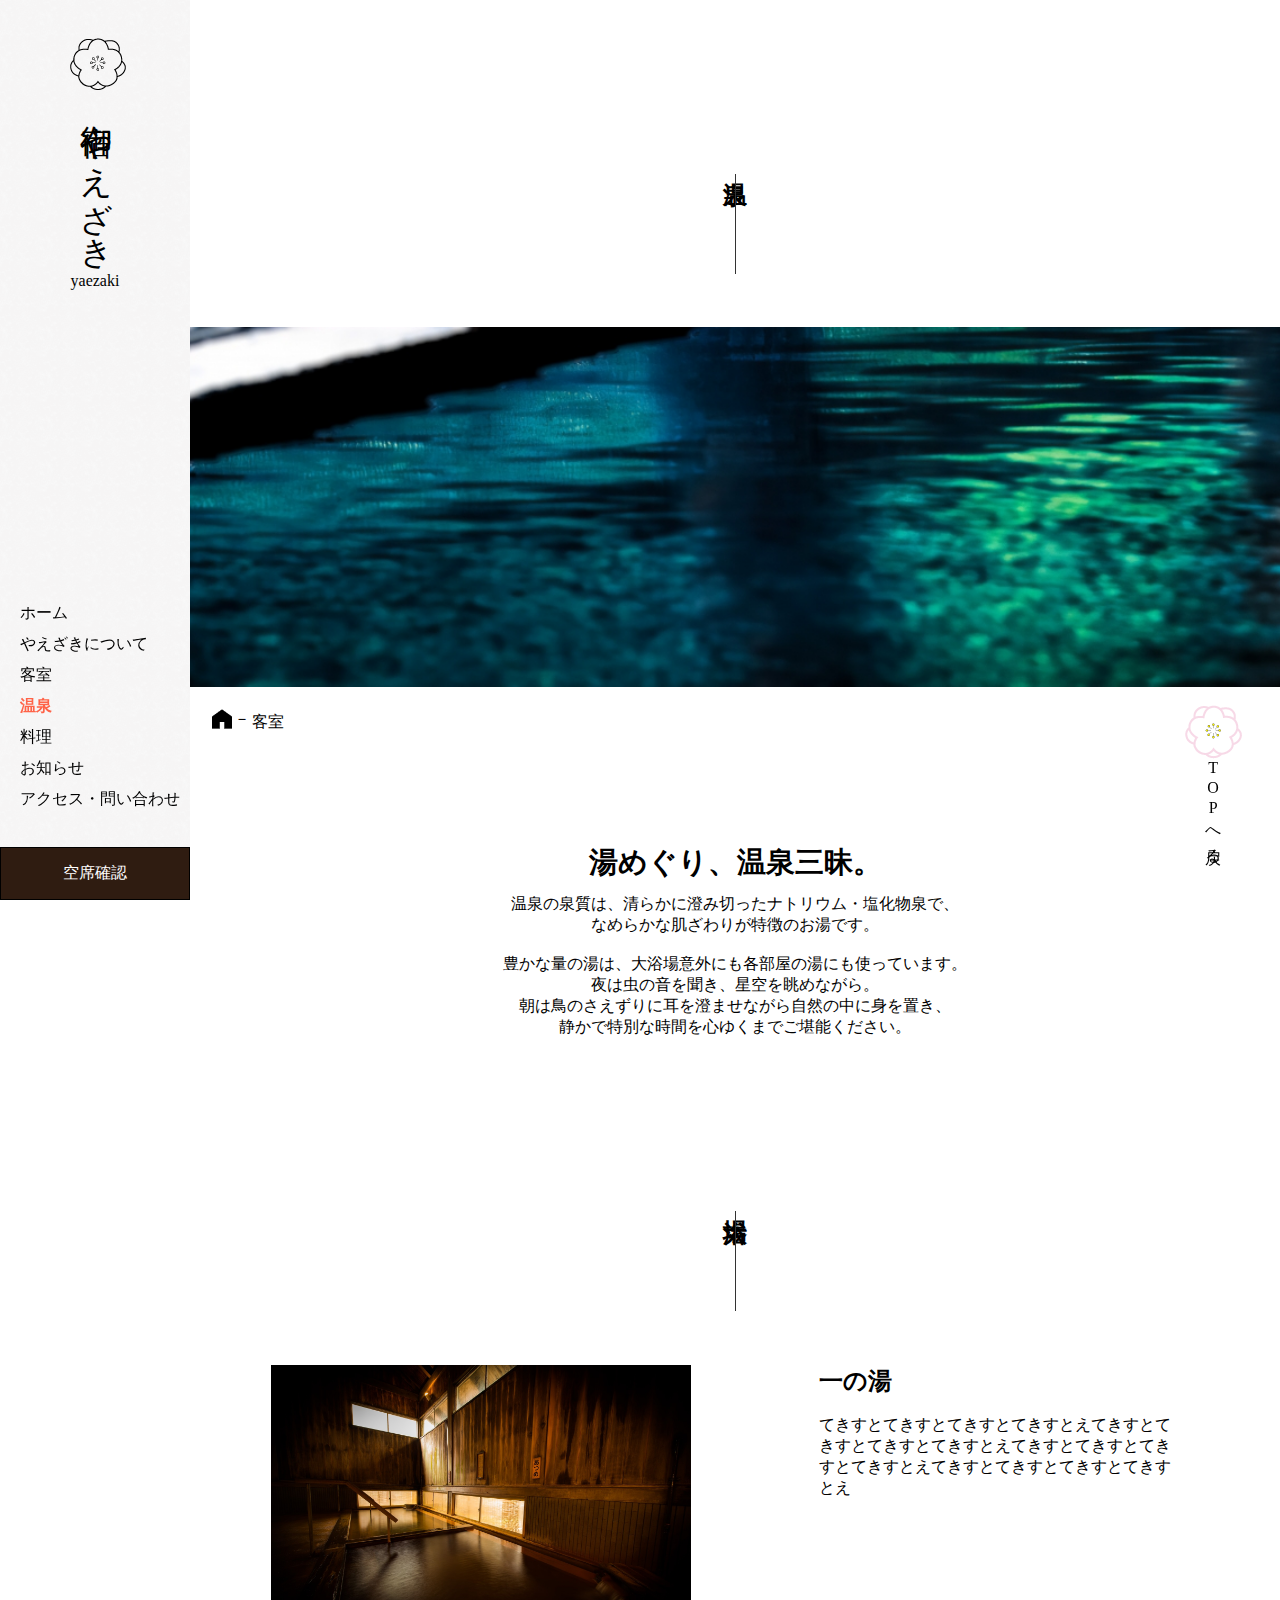
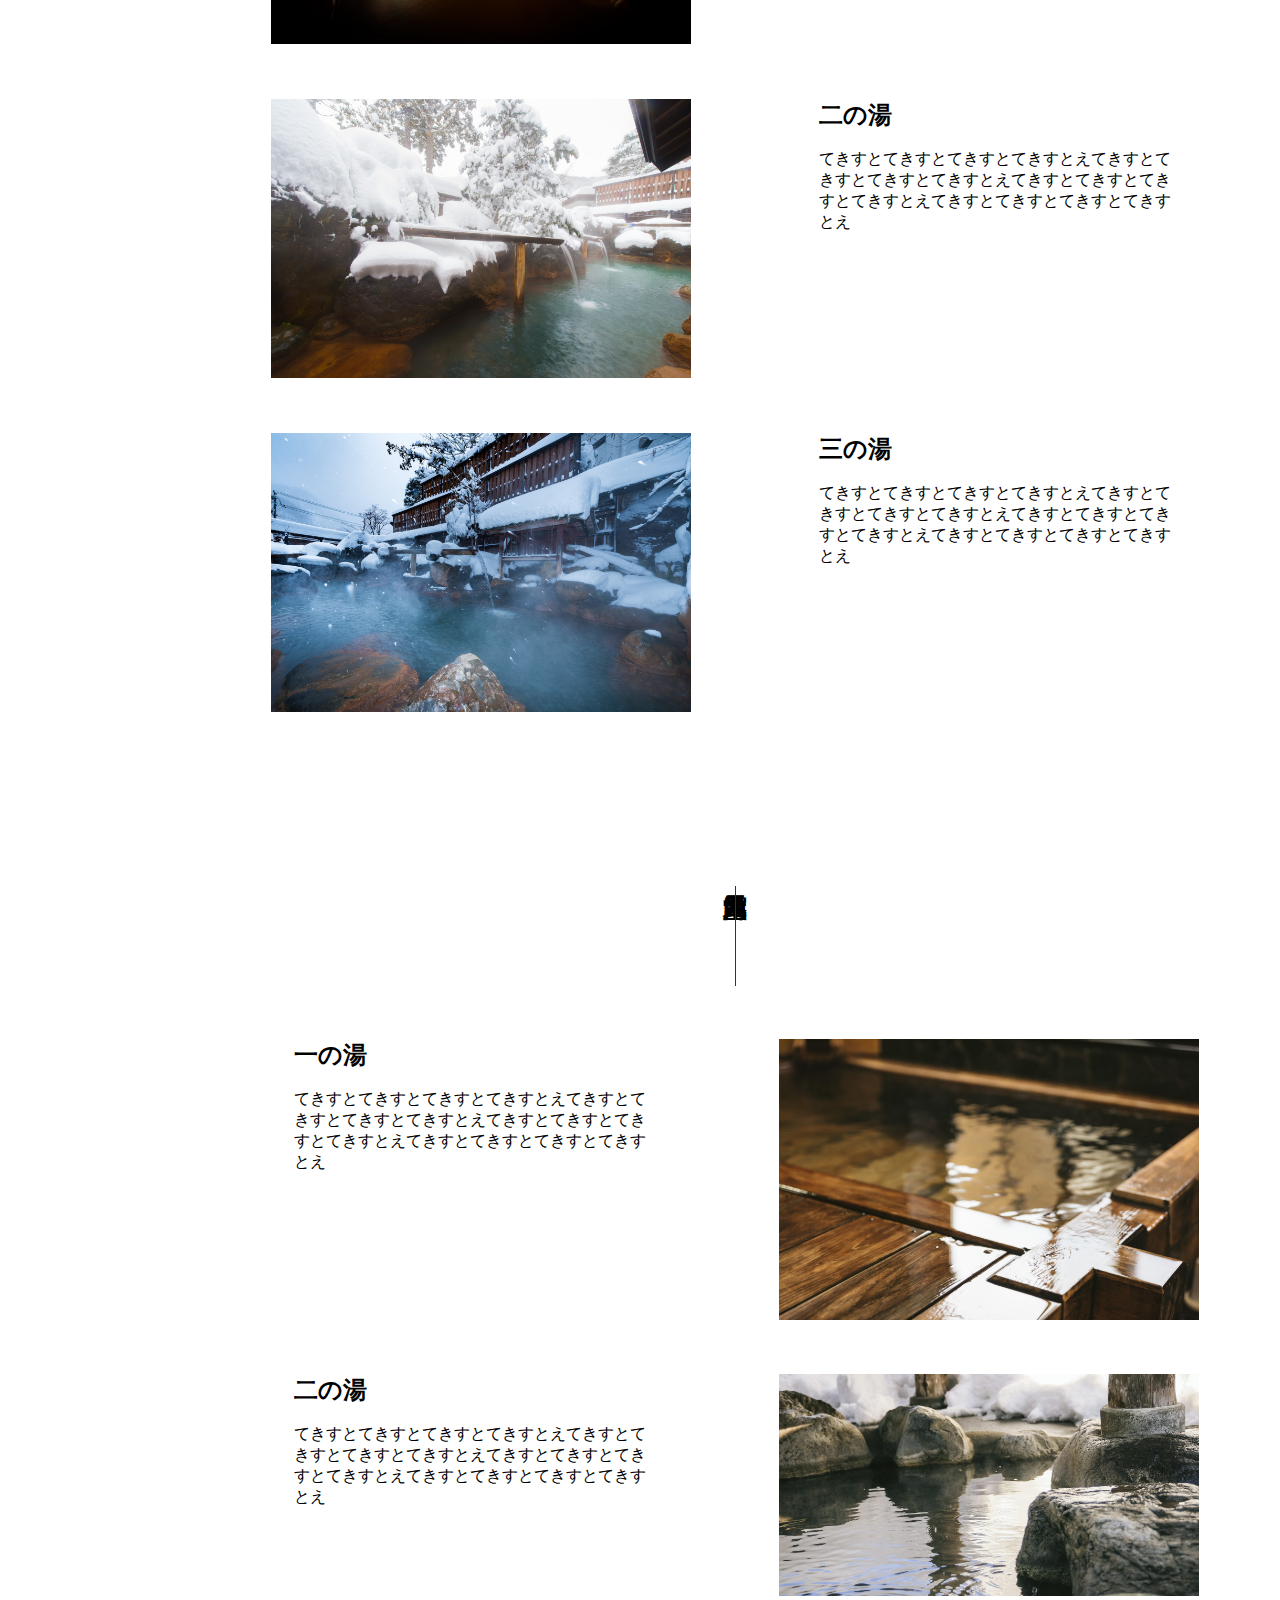
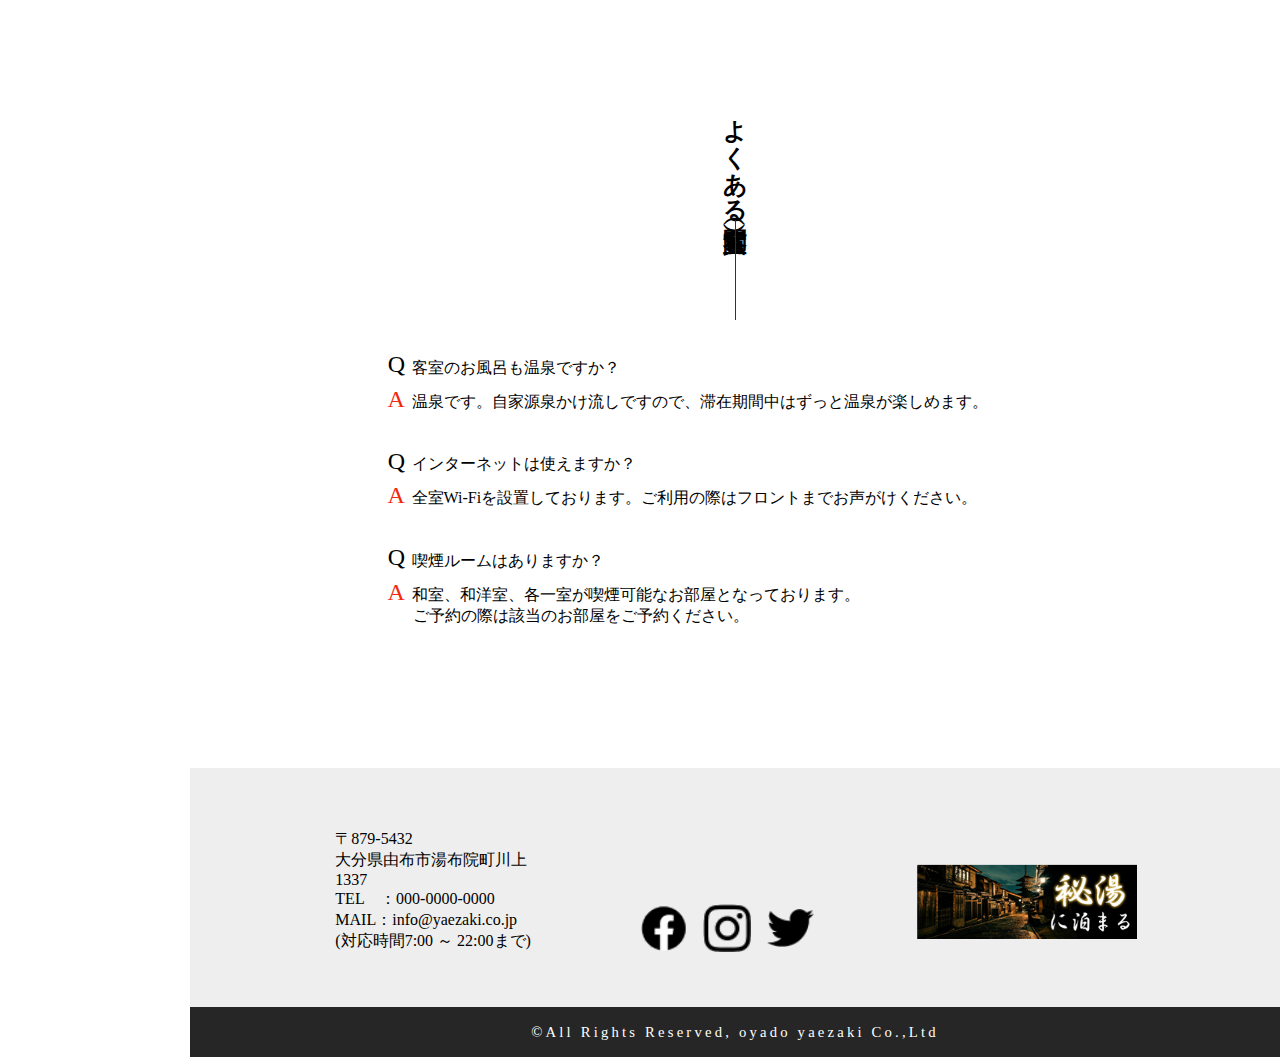
<file: yaezaki/works/spa/index.html>
<!DOCTYPE html>
<html lang="ja">

<head>
  <meta charset="UTF-8">
  <meta name="viewport" content="width=device-width, initial-scale=1.0">
  <link rel="stylesheet" href="../assets/css/common.css">
  <link rel="stylesheet" href="../assets/css/spa.css">
  <script src="../assets/js/jquery-3.6.1.min.js"></script>
  <script src="../assets/js/common.js"></script>
  <link rel="icon" href="../favicon.ico">
  <title>spa | 御宿 やえざき</title>
</head>

<body>
  <!-- トップへ戻るボタン -->
  <div class="totop">
    <a href="">
      <p><img src="../assets/images/common/totop.png" alt="トップに戻る"></p>
      <p class="vertical">
        <span class="text-combine">T</span>
        <span class="text-combine">O</span>
        <span class="text-combine">P</span>
        へ戻る
      </p>
    </a>
  </div>

  <header>

    <!-- タイトル -->
    <div class="title">
      <a href="../index.html">
        <h1><img src="../assets/images/common/logo.png" alt="ロゴ">
        </h1>
        <p class="vertical">御宿 やえざき</p>
        <p>yaezaki</p>
      </a>
    </div>

    <!-- ナビゲーション -->
    <div class="nav">
      <nav>
        <ul>
          <li><a href="../index.html">ホーム</a></li>
          <li><a href="../about/index.html">やえざきについて</a></li>
          <li><a href="../room/index.html">客室</a></li>
          <li><a href="#" class="color">温泉</a></li>
          <li><a href="../meal/index.html">料理</a></li>
          <li><a href="../news/index.html">お知らせ</a></li>
          <li><a href="../other/index.html">アクセス・問い合わせ</a></li>
        </ul>
      </nav>
    </div>

    <!-- ↓ハンバーガーボタン -->
    <p class="hamburger"><img src="../assets/images/common/hamburger.png" alt="ハンバーガーボタン"></p>

    <!-- 空席確認のボタン -->
    <div class="reserve">
      <p><a href="">空席確認</a></p>
    </div>
  </header>

  <!-- ↑ここまで一緒 -->


  <!-- メイン -->
  <main>

    <section class="spa_top">
      <div class="main_title">
        <h2 class="vertical">
          温泉
        </h2>
        <p><img src="../assets/images/spa/spa_titile.jpg" alt="湯"></p>
      </div>

      <div class="bread">
        <ul class="ds_f">
          <li>
            <a href="../index.html">
              <img src="../assets/images/common/house.png" alt="家のアイコン" width="20">
            </a>
          </li>
          <li><a href="#">客室</a></li>
        </ul>
      </div>

      <div class="spa_text">
        <h3>
          湯めぐり、温泉三昧。
        </h3>
        <p>
          温泉の泉質は、清らかに澄み切ったナトリウム・塩化物泉で、<br>
          なめらかな肌ざわりが特徴のお湯です。<br>
          <br>
          豊かな量の湯は、大浴場意外にも各部屋の湯にも使っています。<br>
          夜は虫の音を聞き、星空を眺めながら。<br>
          朝は鳥のさえずりに耳を澄ませながら自然の中に身を置き、<br>
          静かで特別な時間を心ゆくまでご堪能ください。
        </p>
      </div>
    </section>


    <section class="spa_content wrapper">
      <div class="outspa">
        <div class="inside_title">
          <h2 class="vertical">
            大浴場
          </h2>
        </div>

        <ul class="outspa_inside">

          <li class="outspa_content ds_f">
            <p><img src="../assets/images/spa/spa1.jpg" alt="大浴場"></p>
            <div class="outspa_text">
              <h3>一の湯</h3>
              <p>てきすとてきすとてきすとてきすとえてきすとてきすとてきすとてきすとえてきすとてきすとてきすとてきすとえてきすとてきすとてきすとてきすとえ</p>
            </div>
          </li>
          <li class="outspa_content ds_f">
            <p><img src="../assets/images/spa/spa2.jpg" alt="大浴場"></p>
            <div class="outspa_text">
              <h3>二の湯</h3>
              <p>てきすとてきすとてきすとてきすとえてきすとてきすとてきすとてきすとえてきすとてきすとてきすとてきすとえてきすとてきすとてきすとてきすとえ</p>
            </div>
          </li>
          <li class="outspa_content ds_f">
            <p><img src="../assets/images/spa/spa3.jpg" alt="大浴場"></p>
            <div class="outspa_text">
              <h3>三の湯</h3>
              <p>てきすとてきすとてきすとてきすとえてきすとてきすとてきすとてきすとえてきすとてきすとてきすとてきすとえてきすとてきすとてきすとてきすとえ</p>
            </div>
          </li>
        </ul>
      </div>

      <div class="roomspa">
        <div class="inside_title">
          <h2 class="vertical">
            室内露天風呂
          </h2>
        </div>

        <ul class="roomspa_inside">

          <li class="roomspa_content ds_f">
            <p><img src="../assets/images/spa/roomspa1.jpg" alt="大浴場"></p>
            <div class="roomspa_text">
              <h3>一の湯</h3>
              <p>てきすとてきすとてきすとてきすとえてきすとてきすとてきすとてきすとえてきすとてきすとてきすとてきすとえてきすとてきすとてきすとてきすとえ</p>
            </div>
          </li>
          <li class="roomspa_content ds_f">
            <p><img src="../assets/images/spa/roomspa2.jpg" alt="大浴場"></p>
            <div class="roomspa_text">
              <h3>二の湯</h3>
              <p>てきすとてきすとてきすとてきすとえてきすとてきすとてきすとてきすとえてきすとてきすとてきすとてきすとえてきすとてきすとてきすとてきすとえ</p>
            </div>
          </li>
        </ul>

      </div>

    </section>


    <section class="question">
      <div class="question_title">
        <h2 class="vertical">
          よくある質問（客室）
        </h2>

        <dl>
          <dt>客室のお風呂も温泉ですか？</dt>
          <dd>温泉です。自家源泉かけ流しですので、滞在期間中はずっと温泉が楽しめます。</dd>
          <dt>インターネットは使えますか？</dt>
          <dd>全室Wi-Fiを設置しております。ご利用の際はフロントまでお声がけください。</dd>
          <dt>喫煙ルームはありますか？</dt>
          <dd>和室、和洋室、各一室が喫煙可能なお部屋となっております。<br>
            ご予約の際は該当のお部屋をご予約ください。</dd>
        </dl>
      </div>

    </section>

  </main>


  <!-- ↓ここ以下も一緒 -->
  <footer>
    <div class="access">
      <!-- 左側の要素 -->
      <div class="left ds_f">
        <div>
          <ul>
            <li>&#12306;879-5432</li>
            <li>大分県由布市湯布院町川上1337</li>
            <li>TEL　：000-0000-0000</li>
            <li>MAIL：info@yaezaki.co.jp</li>
            <li>(対応時間7:00 ～ 22:00まで)</li>
          </ul>
        </div>
        <div>
          <ul class="sns ds_f">
            <li><a href="#"><img src="../assets/images/common/facebook.png" alt="Facebook"></a></li>
            <li><a href="#"><img src="../assets/images/common/instagram.png" alt="Instagram"></a></li>
            <li><a href="#"><img src="../assets/images/common/twitter.png" alt="Twitter"></a></li>
          </ul>
        </div>
        <div class="banner">
          <a href="#"><img src="../assets/images/common/banner.png" alt="旅行サイトのバナー" width="220" height="75"></a>
        </div>
      </div>

    </div>

    <!-- コピーライト -->
    <div class="copyright">
      <small>
        &copy;All Rights Reserved, oyado yaezaki Co.,Ltd
      </small>
    </div>

  </footer>

</body>

</html>
</file>
<file: assets/css/yaezaki.css>
@charset "UTF-8";

/* commonの設定解除 */
.wrapper {
  margin: auto;
}

.ds_f {
  flex-wrap: nowrap;
  justify-content: baseline;
}

/* 全体 */
#yaezaki {
  margin-bottom: 30vh;
}

/* パンくず */
.crumb {
  position: fixed;
  top: 100px;
  left: 79px;
  opacity: 0;
  animation: anime ease-out .3s normal forwards;
}

@keyframes anime {
  0% {
    opacity: 0;
  }

  100% {
    opacity: 1;
  }
}

.none {
  opacity: 1;
  animation: none_anime ease-out .3s normal forwards;
}

@keyframes none_anime {
  0% {
    opacity: 1;
  }

  100% {
    opacity: 0;
  }
}

.crumb li:nth-child(1) {
  font-weight: bold;
}

.crumb ul:first-child>li:nth-child(2) {
  margin-left: 22px;
}

.crumb .point {
  font-weight: bold;
  position: relative;
}

.crumb .point::before {
  content: "→";
  position: absolute;
  width: 100%;
  height: 5px;
  color: #000;
  left: -21px;
}

.crumb li ul li:hover:before {
  content: "→";
  position: absolute;
  width: 100%;
  height: 5px;
  color: #000;
  left: 0;
  font-weight: 100;
}
.humberger .point{
  font-weight: bold;
  
}

/* タイトル */
main h1 {
  margin: 30vh auto 10vh;
  font-size: 15vh;
  line-height: 15vh;
  text-shadow: -10px 0 0 #000;
  padding-left: 5vw;
}

main h2 {
  padding-left: 6vw;
  font-size: 1.7rem;
  line-height: 1.7rem;
}

main h3 {
  font-size: .9em;
  padding-left: 4vw;
}

main h3 a {
  padding: 1.5vh 1vw;
  display: block;
  width: 10vw;
  margin: 4.5vh auto;
  position: relative;
  transition: .5s;
}
main h3 a:hover{
  letter-spacing: 2px;
  transition: .5s;
  background-color: #FF9800;
  color: #fff;
}
main h3 a:hover:before {
  content: "";
  position: absolute;
  top: 0;
  left: 0;
  width: 100%;
  height: 100%;
  border-top: 1px solid #000;
  border-left: 1px solid #000;
  animation:border ease-out .3s normal forwards;
}
@keyframes border {
  0%{
    margin: -4vh;
  }
  50%{
    margin: -1vh;
  }
  100%{
    margin: 0;
  }
  
}

main h3 a:hover:after{
  content: "";
  position: absolute;
  bottom: -1px;
  right: -1px;
  width: 100%;
  height: 100%;
  border-right: 1px solid #000;
  border-bottom: 1px solid #000;
  animation:border ease-out .3s normal forwards;
}
@keyframes border {
  0%{
    margin: -4vh;
  }
  50%{
    margin: -1vh;
  }
  100%{
    margin: 0;
  }
  
}




main h4 {
  background-color: #214098;
  height: 30px;
  text-align: center;
  line-height: 33px;
  color: #fff;
  font-weight: normal;
  letter-spacing: 1px;
  margin-bottom: 3vh;
}

/* 画像エリア */
main .image_area {
  width: 68vw;
}

main .image_area figure {
  width: 80%;
}

main .image_area figure:nth-child(1) img {
  width: 100%;
  border: 1px solid;
  background-color: #ccc;
}

main .image_area figure:nth-child(2) img {
  width: 50%;
  margin-left: 10%;
  border: 1px solid;
}

/* 文章エリア */
main .commentary_area {
  width: 50vw;

}


/* 文章エリア_共通 */
.commentary_area dl {
  margin-left: 1vw;
  margin-right: 2vw;
  margin-bottom: 5vh;
}

.commentary_area dd {
  margin: auto;
}

/* 文章エリア_概要 */
.commentary_area .summary p {
  margin-left: 1vw;
}

.commentary_area .summary dt:nth-child(1) {
  float: none;
  font-weight: bold;
}

.commentary_area .summary dt {
  float: left;
  clear: both;
}

.commentary_area .summary dd::before {
  content: "：";
  margin-left: -17px;
}

.commentary_area .summary dd {
  margin-left: 100px;
  margin-bottom: 1vh;
}

/* 文章エリア_制作内訳 */

.commentary_area .breakdown dt {
  font-weight: bold;
  margin-top: 1.5vh;
}

.commentary_area .breakdown dd {
  margin-left: 15px;
}

.commentary_area .breakdown dt::before {
  content: "【";
}

.commentary_area .breakdown dt::after {
  content: "】";
}

.commentary_area .breakdown dl {
  margin-left: .5vw;
}

/* 文章エリア_サイト設計 */
.commentary_area .plan dt {
  font-weight: bold;
}

.commentary_area .plan dt::before {
  content: "・";
}

.commentary_area .plan dd {
  margin-bottom: 2.5vh;
}
</file>
<file: yaezaki/works/assets/css/common.css>
@charset "UTF-8";

/* リセット */
body,
h1,
h2,
h3,
h4,
h5,
ul,
ol,
li,
p,
dl,
dd,
dt {
  margin: 0;
  padding: 0;
  text-decoration: none;
  list-style: none;
  font-style: normal;
}

img {
  vertical-align: bottom;
}

a {
  text-decoration: none;
  color: #000;
}

/* 横並び */
.ds_f {
  display: flex;
}

/* 縦書き */
.vertical {
  writing-mode: vertical-rl;
}

.text-combine {
  -webkit-text-combine: horizontal;
  -ms-text-combine-horizontal: all;
  text-combine-upright: all;
}

.wrapper {
  max-width: 1090px;
  margin: auto;
}

/* 全体設定 */
body {
  font-family: "Times New Roman", Times, "ヒラギノ明朝 ProN W3", "Hiragino Mincho ProN", "Sawarabi Mincho", "游明朝体", "Yu Mincho", YuMincho, "HG明朝B", serif;
}

.title {
  text-align: center;
  margin-bottom: 3%;
}

/* body */
.totop {
  position: fixed;
  right: 3%;
  bottom: 5%;
  z-index: 99999;
}

.totop .vertical {
  line-height: 57px;
}



/* パンくず */
.bread {
  margin: 2%;
}

.bread ul li {
  margin-right: 20px;
  position: relative;
  display: inline-block;
}

.bread ul li:first-child::after {
  content: "－";
  color: #000;
  /* margin-left: 5%; */
  position: absolute;
  left: 110%;
  top: 0;
}

.bread ul li:last-child {
  line-height: 25px;
}

.bread ul li:hover {
  text-decoration: underline;
}


/* header */
header {
  position: fixed;
  left: 0;
  top: 0;
  width: 190px;
  height: 100vh;
  margin: auto;
  background-image: url(../images/common/washi.png);
}

/* タイトル */
header .title {
  margin: 20% 0 10%;
}

main .res_title {
  display: none;
}


header .title h1 {
  padding-left: 5px;
  margin: 5%;
}

header .title .vertical {
  margin: auto;
  font-size: 2rem;
  width: 18%;
  line-height: 2rem;
}

header .title p:nth-child(3) {
  margin: 10% 0;
}

/* ナビゲーション */
.nav {
  position: fixed;
  bottom: 10%;
  display: block;
}

.nav ul a {
  display: inline-block;
  width: 100%;
  height: 100%;
  padding: 10px 0 0;
  padding-left: 20px;
  box-sizing: border-box;
  position: relative;
}

/*ホバーエフェクト*/
.nav ul a::after {
  /*アンダーラインのスタイル*/
  position: absolute;
  bottom: 0;
  left: 14%;
  content: "";
  display: block;
  width: 12%;
  height: 1px;
  background-color: #9e9e9e;

  /*横方向0で非表示にする*/
  -webkit-transform: scale(0, 1);
  transform: scale(0, 1);

  /*中央を基点にアニメーション*/
  -webkit-transform-origin: center top;
  transform-origin: center top;

  /*アニメーションの速度設定*/
  -webkit-transition: all .2s ease;
  transition: all .2s ease;
}

.nav ul a:hover::after {
  /*横方向等倍まで拡大*/
  transform: scale(1, 1);
}


.color {
  color: #ff6348;
  font-weight: bold;
  position: relative;
}



/* 空席確認ボタン */
.reserve {
  text-align: center;
  position: fixed;
  bottom: 0;
  left: 0;
  width: 190px;
}

.reserve a {
  display: block;
  padding: 15px 0;
  width: 100%;
  border: 1px solid #000;
  box-sizing: border-box;
  background-color: #2f1c11;
  color: #fff;
}


/* main */
main {
  width: calc(100% - 190px);
  margin-left: 190px;
  position: relative;
}



/* よくある質問 */
.question {
  width: 65%;
  margin: auto;
}

.question dl {
  width: 100%;
  margin: 20% auto;
}

.question dt {
  margin-bottom: 1%;

}

.question dt::before {
  content: "Q";
  font-size: 1.5rem;
  padding: 1%;
}

.question dd {
  margin-bottom: 5%;
  text-indent: -2em;
  padding-left: 2em;
}

.question dd::before {
  content: "A";
  font-size: 1.5rem;
  color: #F22B0A;
  padding: 1%;
}

/* タイトル */
main .main_title {
  max-height: 900px;
}

main .main_title h2,
main .inside_title h2,
main .question_title h2 {
  margin: 15% auto;
  position: relative;
  width: 100%;
  display: flex;
  align-items: center;
}

main .main_title h2::after,
main .inside_title h2::after,
main .question_title h2::after {
  content: "";
  display: block;
  width: 1px;
  height: 100px;
  background-color: #333;
  position: absolute;
  bottom: -110px;
}

main .main_title p {
  justify-content: end;
  display: flex;
}

main .main_title p img {
  width: 100%;
  height: 40vh;
  object-fit: cover;
  object-position: 50% 70%;
}

/* ↓下層ページここは同じ */
/* footer */
footer {
  padding-top: .5%;
  width: calc(100% - 190px);
  margin-left: 190px;
  background-color: #eee;
}

footer .access {
  padding: 5% 10%;
}

footer .left {
  align-items: flex-end;
}

footer .left div {
  width: 25%;
  margin: 0 auto;
  justify-content: space-around;
}

footer .left .banner {
  margin-bottom: 1.5%;
}

footer .copyright {
  background-color: #262626;
  height: 50px;
  text-align: center;
  line-height: 48px;
  color: #fff;
  font-size: 1.1rem;
  letter-spacing: .2rem;
}


footer .left .sns {
  justify-content: center;
}

footer .left .sns li {
  margin-right: 7%;
  line-height: 3rem;
}

footer .left .sns li img {
  width: 3rem;
  height: 3rem;
  object-fit: contain;
}

.hamburger {
  display: none;
}



/*レスポンシブ*/
@media screen and (max-width:640px) {

  /* 定型文 */
  .wrapper {
    width: auto;
  }

  img {
    max-width: 100%;
    height: auto;
  }

  /* 横並び解除 */
  .ds_f {
    display: block;
  }

  header {
    position: absolute;
    left: 0;
    top: 0;
    width: 100%;
    height: 0;
    background-image: none;
    z-index: 99999999;
  }

  header .title {
    display: none;
  }

  header .nav {
    display: none;
    z-index: 999;
    position: fixed;
    top: 0;
    left: 0;
    width: 100%;
    background-color: #fff;
    height: 100vh;
    padding-top: 20%;
  }

  .reserve {
    width: 100%;
    z-index: 999999999;
  }

  header .nav a {
    display: inline-block;
    width: 100%;
    height: 10vh;
    background-color: #fff;
    padding: 0;
  }

  header .nav li {
    height: 10vh;
    text-align: center;
    line-height: 10vh;
    font-weight: bold;
    background-color: #fff;
    width: 100%;

  }

  .hamburger {
    display: block;
    position: fixed;
    top: 4%;
    right: 5%;
    background-color: transparent;
    border: none;
    cursor: pointer;
    z-index: 9999999;
  }

  /* その他 */
  .nav ul a::after {
    display: none;
  }

  /* メイン */
  main,
  footer {
    width: 100%;
    margin-left: 0;
  }

  main .main_title h2,
  main .inside_title h2,
  main .question_title h2 {
    margin: 25% auto 37%;
  }

  .question {
    width: 86%;
  }

  /* フッター */
  footer .access {
    padding: 5% 5%;
    min-height: 200px;
  }

  footer .access address {
    font-size: 1.2rem;
  }

  footer .left div {
    width: 80%;
    text-align: center;
  }

  footer .left div:first-child {
    width: 70%;
    margin-bottom: 5%;
  }

  footer .left .sns {
    display: flex;
    padding-top: 3%;
  }

  footer .left .sns li {
    width: 3.5rem;
    margin-right: 0;
  }

  footer .left .banner {
    width: 65%;
    margin: 5% auto;
  }

  footer .left .banner a {
    height: 100%;
    width: 100%;

  }

  .totop {
    right: 3%;
    bottom: 10%;
  }
}
</file>
<file: yaezaki/works/assets/css/about.css>
@charset "UTF-8";

/* 紹介 */
.about_text {
  width: 100%;
  padding: 400px 0;
  text-align: center;
  margin: 15% auto 20%;
}

.about_text h3 {
  margin-bottom: 5%;
}

.about_text {
  background-image: url(../images/about/about_ume.png), url(../images/about/about_ume_hana.png), url(../images/about/about_momiji.png), url(../images/about/about_frog.png);
  background-repeat: no-repeat;
  background-position: left 2% top 20%, right top 10%, left bottom 10%, right bottom 20%;
}


/* ガイド */
main .guide_title p img {
  width: 100%;
  height: 65vh;
  object-fit: cover;
  object-position: 54% 0%;
}


main .guide_title h2 {
  margin: auto;
  margin-bottom: 15%;
  position: relative;
}

main .guide_title h2::after {
  content: "";
  display: block;
  width: 1px;
  height: 80px;
  background-color: #333;
  position: absolute;
  bottom: -100px;
  left: 18px;
}

main .guide h3 {
  margin-bottom: 3%;
}

main .guide_content {
  margin: 10%;
  text-align: center;
}

main .guide_content_title {
  margin-bottom: 5%;
}

main .inside_guide {
  justify-content: space-evenly;
  margin-bottom: 10%;
}

main .inside_title img {
  width: 100%;
  height: 50vh;
  object-fit: cover;
  object-position: top;
}

main .inside_guide ul {
  height: 50%;
  display: flex;
  flex-wrap: wrap;
  justify-content: center;
}

main .inside_guide ul li {
  width: 330px;
  position: relative;
  margin-bottom: 1%;
  font-size: .8rem;
}


main .inside_guide ul li:nth-child(1)::before {
  content: "1";
  display: inline-block;
  width: 30px;
  height: 30px;
  border-radius: 50%;
  background-color: #ccc;
  position: absolute;
    left: 0;
    bottom: 0;
    text-align: left;
}

main .inside_guide ul li:nth-child(2)::before {
  content: "2";
  display: inline-block;
  width: 30px;
  height: 30px;
  border-radius: 50%;
  background-color: #ccc;
  position: absolute;
    left: 0;
    bottom: 0;
    text-align: left;
}

main .inside_guide ul li:nth-child(3)::before {
  content: "3";
  display: inline-block;
  width: 30px;
  height: 30px;
  border-radius: 50%;
  background-color: #ccc;
  position: absolute;
    left: 0;
    bottom: 0;
    text-align: left;
}

main .inside_guide ul li:nth-child(4)::before {
  content: "4";
  display: inline-block;
  width: 30px;
  height: 30px;
  border-radius: 50%;
  background-color: #ccc;
  position: absolute;
    left: 0;
    bottom: 0;
    text-align: left;
}

main .inside_guide ul li:nth-child(5)::before {
  content: "5";
  display: inline-block;
  width: 30px;
  height: 30px;
  border-radius: 50%;
  background-color: #ccc;
  position: absolute;
    left: 0;
    bottom: 0;
    text-align: left;
}

main .inside_guide ul li:nth-child(6)::before {
  content: "6";
  display: inline-block;
  width: 30px;
  height: 30px;
  border-radius: 50%;
  background-color: #ccc;
  position: absolute;
    left: 0;
    bottom: 0;
    text-align: left;
}

main .inside_guide ul li:nth-child(7)::before {
  content: "7";
  display: inline-block;
  width: 30px;
  height: 30px;
  border-radius: 50%;
  background-color: #ccc;
  position: absolute;
    left: 0;
    bottom: 0;
    text-align: left;
}

main .inside_guide ul li:nth-child(8)::before {
  content: "8";
  display: inline-block;
  width: 30px;
  height: 30px;
  border-radius: 50%;
  background-color: #ccc;
  position: absolute;
    left: 0;
    bottom: 0;
    text-align: left;
}


main .guide_text p {
  width: 60%;
  margin: auto;
  text-align: left;
}

main .guide_content .map {
  margin-bottom: 5%;
}


/*レスポンシブ*/
@media screen and (max-width:640px) {


  main .guide_content {
    margin: 5%;
    text-align: center;
}

  main .guide_text p {
    width: 100%;
  }
  main .inside_guide ul li {
    width: 150px;

}

  main .inside_guide ul li:nth-child(1)::before,
  main .inside_guide ul li:nth-child(2)::before,
  main .inside_guide ul li:nth-child(3)::before,
  main .inside_guide ul li:nth-child(4)::before,
  main .inside_guide ul li:nth-child(5)::before,
  main .inside_guide ul li:nth-child(6)::before,
  main .inside_guide ul li:nth-child(7)::before,
  main .inside_guide ul li:nth-child(8)::before {
    left: -22px;
    bottom: 15px;
    width: 20px;
    height: 20px;
  }

  main .inside_guide ul li:nth-child(1),
  main .inside_guide ul li:nth-child(5),
  main .inside_guide ul li:nth-child(3),
  main .inside_guide ul li:nth-child(7) {
    margin: 0 7% 0 2%;
  }

  .about_text {
    background-image: url(../images/about/about_ume_hana.png), url(../images/about/about_momiji.png);
    background-repeat: no-repeat;
    background-position: right top 15%, left bottom 15%;
  }

  .about_text p {
    width: 80%;
    margin: auto;
  }




}
</file>
<file: yaezaki/works/assets/css/meal.css>
@charset "UTF-8";

/* ページの紹介文 */
main .meal_text {
  text-align: center;
  margin: 10% auto;
  min-height: 1000px;
  background-image: url(../images/meal/text1.png), url(../images/meal/text2.png), url(../images/meal/text3.png), url(../images/meal/text4.png), url(../images/meal/text5.png);
  background-repeat: no-repeat;
  background-position: top 35% left 3%, top 62% left 3%, top 49% left 40%, top 38% right 3%, top 66% right 3%;
}

main .meal_text h3 {
  font-size: 1.8rem;
  margin-bottom: 1%;
}

.menu {
  justify-content: space-around;

}

.meal_menu .night,
.meal_menu .morning {
  width: 47%;
}


.meal_menu .night_img img,
.meal_menu .morning_img img {
  width: 100%;
}

.meal_menu .night .menu_text {
  background-image: url(../images/meal/dinner_bg.png);
  background-repeat: no-repeat;
  background-size: cover;
  width: 100%;
  height: 37%;
  padding-top: 5%;
}

.meal_menu .night .menu_text p {
  margin: auto;
  line-height: 2rem;
}

.meal_menu .morning .menu_text {
  background-image: url(../images/meal/morning_bg.png);
  background-repeat: no-repeat;
  background-size: cover;
  width: 100%;
  height: 37%;
  padding-top: 5%;
}

.meal_menu .morning .menu_text p {
  margin: auto;
  line-height: 2.2rem;

}

.meal_menu .menu h3 {
  text-align: center;
  font-size: 2rem;
}

.meal_menu .menu h4 {
  text-align: center;
  font-size: 1rem;
  margin-bottom: 10%;
}


/* 逸品 */
.meal_reco {
  position: relative;
  height: 1300px;
}

.reco_content1 {
  position: absolute;
  top: 22%;
  left: 0%;
}

.reco_content1 .reco_text {
  position: absolute;
  width: 55%;
  right: -51%;
  top: 20%;
  background-image: url(../images/meal/reco_text_bg.png);
  background-repeat: no-repeat;
  padding: 3%;
}

.reco_content1 .reco_text h5 {
  font-size: 1rem;
}

.reco_content1 .reco_text p {
  font-size: .8rem;
  line-height: 1rem;
}

.reco_content2 {
  position: absolute;
  top: 26%;
  right: 12%;
}

.reco_content2 .reco_text {
  position: absolute;
  width: 45%;
  right: -33%;
  top: -30%;
  background-image: url(../images/meal/reco_text_bg.png);
  background-repeat: no-repeat;
  padding: 3%;
}

.reco_content2 .reco_text h5 {
  font-size: 1rem;
}

.reco_content2 .reco_text p {
  font-size: .8rem;
  line-height: 1rem;
}

.reco_content3 {
  position: absolute;
  bottom: 47%;
  left: 25%;
}

.reco_content3 .reco_text {
  position: absolute;
  width: 60%;
  left: -60%;
  top: 20%;
  background-image: url(../images/meal/reco_text_bg.png);
  background-repeat: no-repeat;
  padding: 3%;
}

.reco_content3 .reco_text h5 {
  font-size: 1rem;
}

.reco_content3 .reco_text p {
  font-size: .8rem;
  line-height: 1rem;
}

.reco_content4 {
  position: absolute;
  bottom: 43%;
  right: 0;
}

.reco_content4 .reco_text {
  position: absolute;
  width: 60%;
  left: -56%;
  top: 20%;
  background-image: url(../images/meal/reco_text_bg.png);
  background-repeat: no-repeat;
  padding: 3%;
}

.reco_content4 .reco_text h5 {
  font-size: 1rem;
}

.reco_content4 .reco_text p {
  font-size: .8rem;
  line-height: 1rem;
}

.reco_content5 {
  position: absolute;
  bottom: 28%;
  left: 1%;
}

.reco_content5 .reco_text {
  position: absolute;
  width: 67%;
  bottom: -35%;
  right: -3%;
  background-image: url(../images/meal/reco_text_bg.png);
  background-repeat: no-repeat;
  padding: 3%;
}

.reco_content5 .reco_text h5 {
  font-size: 1rem;
}

.reco_content5 .reco_text p {
  font-size: .8rem;
  line-height: 1rem;
}


.reco_content6 {
  position: absolute;
  bottom: 20%;
  right: 30%;
}

.reco_content6 .reco_text {
  position: absolute;
  width: 50%;
  top: 1%;
  right: -50%;
  background-image: url(../images/meal/reco_text_bg.png);
  background-repeat: no-repeat;
  padding: 3%;
}

.reco_content6 .reco_text h5 {
  font-size: 1rem;
}

.reco_content6 .reco_text p {
  font-size: .8rem;
  line-height: 1rem;
}


.reco_content7 {
  position: absolute;
  bottom: 10%;
  right: 5%;
  position: absolute;
}

.reco_content7 .reco_text {
  position: absolute;
  width: 62%;
  bottom: 0;
  left: -57%;
  background-image: url(../images/meal/reco_text_bg.png);
  background-repeat: no-repeat;
  padding: 4% 5% 4% 3%;
}

.reco_content7 .reco_text h5 {
  font-size: 1rem;
}

.reco_content7 .reco_text p {
  font-size: .8rem;
  line-height: 1rem;
}

@media screen and (max-width:640px) {



  /* 説明文・背景 */
  main .meal_text {
    min-height: 570px;
    background-image:
      url(../images/meal/text2.png),
      url(../images/meal/text4.png);
    background-repeat: no-repeat;
    background-position:
      top 100% left 3%,
      top 73% right 3%;
    background-size: 50%;
  }




  /* 献立 */
  .meal_menu {
    box-sizing: border-box;
  }

  .meal_menu .menu h4 {
    margin-bottom: 3%;
  }

  main .meal_text p {
    width: 90%;
    margin: auto;
  }

  .meal_menu .night,
  .meal_menu .morning {
    width: 100%;
    margin-bottom: 10%;
  }

  .meal_menu .morning .menu_text {
    height: 180px;
    width: 90%;
    margin: auto;
  }

  .meal_menu .night .menu_text {
    height: 270px;
    width: 90%;
    margin: auto;
  }

  .meal_menu .morning .menu_text p {
    line-height: 1.6rem;
    font-size: 1rem;
    width: 90%;
    margin: auto;
  }

  .meal_menu .night .menu_text p {
    line-height: 1.4rem;
    font-size: 1rem;
    width: 90%;
    margin: auto;
  }

  .meal_menu .night_img,
  .meal_menu .morning_img {
    width: 90%;
    margin: auto;
  }


  /* 逸品 */
  .meal_reco {
    position: initial;
    min-height: 210rem;
    box-sizing: border-box;
  }

  .reco_content1,
  .reco_content2,
  .reco_content3,
  .reco_content4,
  .reco_content5,
  .reco_content6,
  .reco_content7 {
    position: initial;
  }

  .reco_content1 .reco_text,
  .reco_content2 .reco_text,
  .reco_content3 .reco_text,
  .reco_content4 .reco_text,
  .reco_content5 .reco_text,
  .reco_content6 .reco_text,
  .reco_content7 .reco_text {
    position: initial;
    width: 90%;
    padding: 0 0 0 5%;

  }

  .reco_content1 .reco_text h5,
  .reco_content2 .reco_text h5,
  .reco_content3 .reco_text h5,
  .reco_content4 .reco_text h5,
  .reco_content5 .reco_text h5,
  .reco_content6 .reco_text h5,
  .reco_content7 .reco_text h5 {
    font-size: 1.2rem;
  }

  .reco_content1 .reco_text p,
  .reco_content2 .reco_text p,
  .reco_content3 .reco_text p,
  .reco_content4 .reco_text p,
  .reco_content5 .reco_text p,
  .reco_content6 .reco_text p,
  .reco_content7 .reco_text p {
    font-size: 1rem;
    margin-bottom: 5%;
    width: 80%;
    margin-left: 0;
  }

  .meal_reco img {
    width: 100%;
  }

}
</file>
<file: yaezaki/works/assets/css/news.css>
@charset "UTF-8";

/* コンテンツ内 */
.news_content{
  width: 100%;
  margin: 10% 0;
}
.news_content h2{
  text-align: center;
  font-size: 2rem;
  margin-bottom: 3%;
}
.news_content ul{
  flex-wrap: wrap;
  justify-content: space-between;
}
.news_content ul li{
  width: 45%;
  /* font-size: .8rem; */
  padding: 2%;
}
.news_content ul li img{
  width: 100%;
  margin-bottom: 5%;
}


/* セレクトボタン */
.button{
  width: 80%;
  margin: auto;
  text-align: center;
}

button{
  border: 0.5px solid #999;
  background-color: #fff;
  border-radius: 50px;
  width: 15%;
  margin: 2% 2% 5%;
  cursor: pointer;
}
button:hover{
  background-color:#ff6146;
  color: #fff;
  transition: .2s;
}

/* リンク先の色を変える用のcss */
.selected{
  background-color:#ff6146;
  color: #fff;
  transition: .2s;
}


/*レスポンシブ*/
@media screen and (max-width:640px) {

  .news_content ul {
    width: 90%;
    margin: auto;
}
.news_content ul li {
  width: 100%;
  padding: 0;
  margin-bottom: 10%;
}

button {
  width: 40%;
}
}
</file>
<file: yaezaki/works/assets/css/other.css>
@charset "UTF-8";

/* タイトル */
main .access h2 {
  height: 100px;
}


/* アクセス */
main .access {
  margin: 10% 0 20%;
}

main .access_content {
  justify-content: space-evenly;
  width: 80%;
  margin: auto;
  font-size: 1.1rem;
}

main .access_content ul {
  margin: 5% auto;
}

main .access_content li {
  margin-bottom: 2%;
}

main .access_content li:nth-child(2) {
  margin-bottom: 7%;
}


/* 問い合わせ */
.inquiry {
  width: 50%;
  margin: auto;
}

.inquiry p {
  font-weight: bold;
  font-size: 1.1rem;
}

input[type="text"],
input[type="email"] {
  width: 50%;
  border: 1px solid #ccc;
  resize: none;
  padding: 1% 2%;
  margin-bottom: 5%;
}

select {
  width: 30%;
  border: 1px solid #ccc;
  padding: 1%;
  margin-bottom: 5%;
}

textarea {
  width: 100%;
  border: 1px solid #ccc;
  resize: none;
  padding: 1%;
}

.inquiry .submit_btn {
  width: 20%;
  margin: 5% auto;
}

.inquiry .submit_btn {
  width: 50%;
  text-align: center;
}

input[type="submit"] {
  width: 60%;
  margin: auto;
  background-color: #311c11;
  color: #fff;
  border: 1px solid #ccc;
  padding:5% 10%;
  cursor: pointer;
}


.inquiry .inquiry_content {
  margin: 30% 0;
}


.inquiry .alert{
  font-weight: bold;
  margin-top: 0%;
  color: #f22b0a;
  font-size: .8rem;
}





/*レスポンシブ*/
@media screen and (max-width:640px) {


  input[type="text"],
  input[type="email"] {
    width: 95%;
  }

  select {
    width: 100%;
    margin-bottom: 5;
    border: 1px solid #ccc;
    padding: 1%;
  }

  textarea {
    width: 97%;
    margin-bottom: 5;
    border: 1px solid #ccc;
    resize: none;
    padding: 1%;
  }

  .inquiry {
    width: auto;
  }

  .inquiry .inquiry_content {
    margin: 30% auto;
    width: 90%;
  }

  .inquiry .submit_btn {
    width: 50%;
    text-align: center;
  }

  input[type="submit"] {
    width: 60%;
    margin: auto;
    background-color: #311c11;
    color: #fff;
    border: 1px solid #ccc;
    padding:5% 10%;
    cursor: pointer;
  }

  /* Google Mapを囲う要素 */
  .map {
    position: relative;
    width: 100%;
    height: 0;
    padding-top: 75%;
    /* 比率を4:3に固定 */
  }

  /* Google Mapのiframe */
  .map iframe {
    position: absolute;
    top: 0;
    left: 0;
    width: 100%;
    height: 100%;
  }


}
</file>
<file: yaezaki/works/assets/css/room.css>
@charset "UTF-8";

/* コンテンツ内 */
.j_room, .jw_room {
  text-align: center;
}

/* ページの紹介文 */
main .room_text {
  text-align: center;
  margin: 10% auto;
}

main .room_text h3 {
  font-size: 1.8rem;
  margin-bottom: 1%;
}



/* スライド画像 */
.j_room_slide_img ul,
.jw_room_slide_img ul {
  position: relative;
  height: 530px;
  margin: 10% 0 0;
}

.j_room_slide_img li,
.jw_room_slide_img li {
  position: absolute;
  width: 100%;
  margin: auto;
}

.j_room_slide_img img,
.jw_room_slide_img img {
  width: 75%;
  height: 500px;
  object-fit: cover;
  margin: auto;
}

/* スライドのボタン */
button {
  display: block;
  width: 150px;
  border: 0.5px solid #999;
  background-color: #fff;
  border-radius: 50px;
  margin: 1%;
  font-family: "Times New Roman", Times, "ヒラギノ明朝 ProN W3", "Hiragino Mincho ProN", "Sawarabi Mincho", "游明朝体", "Yu Mincho", YuMincho, "HG明朝B", serif;

}

.j_room_slide_btn ul,
.jw_room_slide_btn ul {
  justify-content: center;
  margin-bottom: 2%;
}


/* 説明文 */
.j_room_slide_text ul,
.jw_room_slide_text ul {
  height: 210px;
  width: 70%;
  margin: auto;
  overflow: hidden;
}

.j_room_slide_text ul li p:nth-of-type(1),
.jw_room_slide_text ul li p:nth-of-type(1) {
  font-weight: bold;
  font-size: 2rem;
}

.j_room_slide_text ul li p:nth-of-type(2),
.jw_room_slide_text ul li p:nth-of-type(2) {
  margin-bottom: 2%;
}

.j_room_slide_text ul li p:nth-of-type(5),
.jw_room_slide_text ul li p:nth-of-type(5),
.j_room_slide_text ul li p:nth-of-type(3),
.jw_room_slide_text ul li p:nth-of-type(3) {
  float: left;
  clear: left;
  width: 20%;
  text-align: left;
  margin-left: 33%;
}

.j_room_slide_text ul li p:nth-of-type(4),
.jw_room_slide_text ul li p:nth-of-type(4),
.j_room_slide_text ul li p:nth-of-type(6),
.jw_room_slide_text ul li p:nth-of-type(6) {
  width: 50%;
  text-align: left;
  margin: auto;
}

.j_room_slide_text ul li,
.jw_room_slide_text ul li{
margin-bottom: 10%;
}

button:hover{
  background-color: #ff6146;
  color: #fff;
  transition: .2s;
}

/* リンク先の色を変える用のcss */
.selected {
  background-color: #ff6146;
  color: #fff;
  transition: .2s;
}





/* 宿泊について */
.room_about {
  margin: 15% 0 20%;
}

.room_about dl {
  width: 90%;
  margin: auto;
}

.room_about dt {
  float: left;
  clear: left;
  width: 20%;
  margin-left: 7%;
}

.room_about dd {
  padding-left: 30%;
  margin-bottom: 13%;
  position: relative;
}

.room_about dd::after {
  content: "";
  width: 90%;
  height: 1px;
  background-color: #ccc;
  display: block;
  position: absolute;
  left: 50px;
  margin-top: 5%;
}

@media screen and (max-width:640px) {

  .room_about dd::after {
    left: 17px;
}


  .j_room_slide_btn ul, .jw_room_slide_btn ul {
    width: 80%;
    margin: 0 auto 5%;
    display: flex;
  }

  .j_room_slide_text ul li, .jw_room_slide_text ul li {
    margin-bottom: 20%;
  }

  .j_room_slide_text ul, .jw_room_slide_text ul {
    height: 230px;
    overflow: hidden;
  }

  .j_room_slide_text ul li p:nth-of-type(5), .jw_room_slide_text ul li p:nth-of-type(5), .j_room_slide_text ul li p:nth-of-type(3), .jw_room_slide_text ul li p:nth-of-type(3) {
    width: 35%;
    margin-left: 12%;
  }

  .j_room_slide_text ul li p:nth-of-type(4), .jw_room_slide_text ul li p:nth-of-type(4), .j_room_slide_text ul li p:nth-of-type(6), .jw_room_slide_text ul li p:nth-of-type(6) {
    width: 100%;
  }

  .j_room_slide_text ul, .jw_room_slide_text ul {
    width: 80%;
  }
  main .room_text h3 {
    font-size: 1.8rem;
    width: 55%;
    margin: auto;
}
  .room_about {
    margin: 20% 0;
    min-height: 1000px;
}

.j_room_slide_img img,
.jw_room_slide_img img {
  width: 100%;
}



}
</file>
<file: yaezaki/works/assets/css/spa.css>
@charset "UTF-8";

/* ページの紹介文 */
main .spa_text {
  text-align: center;
  margin: 10% auto;
}

main .spa_text h3 {
  font-size: 1.8rem;
  margin-bottom: 1%;
}

/* コンテンツ */
main .spa_content h3 {
  font-size: 1.5rem;
  margin-bottom: 5%;
}



/* 大浴場 */
main .outspa_inside img,
main .roomspa_inside img {
  width: 80%;
  margin: 0 5%;
}


main .outspa_content,
main .roomspa_content {
  width: 90%;
  margin: 5% auto;
}

main .outspa_inside .outspa_text,
main .roomspa_inside .roomspa_text {
  margin: 0 5% 5%;
}


/* 露天風呂 */
main .roomspa_content {
  flex-direction: row-reverse
}

main .roomspa_inside p:first-child {
  justify-content: end;
  display: flex;
}



/*レスポンシブ*/
@media screen and (max-width:640px) {
  .news_content ul {
    display: flex;
  }

  main .outspa_content, main .roomspa_content {
    text-align: center;
  }

  main .roomspa_inside p:first-child {
    justify-content: center;
    display: flex;
  }
  main .spa_text {
    width: 90%;
}

}
</file>
<file: assets/css/common.css>
@charset "UTF-8";

/* reset */
body,
h1,
h2,
h3,
h4,
ul,
li,
p,
figure,
figcaption {
  margin: 0;
  padding: 0;
  list-style: none;
}

img {
  vertical-align: bottom;
}

a {
  text-decoration: none;
  color: #000;
}

/* ラップ */
.wrapper {
  width: 80vw;
  margin-left: 18vw;
}

/* リンク */
#profile,
#work,
#skill {
  margin-top: -30px;
  padding-top: 30px;
}


/* 横並び */
.ds_f {
  display: flex;
  flex-wrap: wrap;
  justify-content: space-evenly;
}

/* 縦書き */
.vertical {
  writing-mode: vertical-rl;
}



/* 全体 */
body {
  background-image: url(../images/common/left_bg.png);
  background-position: left 10%;
  background-repeat: repeat-y;
  background-attachment: scroll;
  position: relative;
  z-index: -1;
  font-family: "メイリオ", "Meiryo","游ゴシック体", "YuGothic", "游ゴシック", "Yu Gothic", sans-serif;

}

h2 {
  text-align: center;
  font-size: 3rem;
  line-height: 3rem;
}

h3 {
  text-align: center;
  margin-bottom: 10vh;
}


/* main_title */
main h1 {
  text-align: center;
  margin: 38vh auto 65vh;
  font-size: 20vh;
  line-height: 17vh;

  font-family: "Bio Sans", sans-serif;
  color: #ff5a00;
  text-shadow: -15px 0 0 #000;
  z-index: -1;
}

/* スクロールバー */
main {
  position: relative;
  z-index: -1;
}

main .scroll {
  /*描画位置※位置は適宜調整してください*/
  position: absolute;
  top: 0;
  right: 50%;
  /*矢印の動き1秒かけて永遠にループ*/
  animation: arrowmove 2s ease-in-out infinite;
}

/*下からの距離が変化して全体が下→上→下に動く*/
@keyframes arrowmove {
  0% {
    top: 9.8%;
  }

  50% {
    top: 10%;
  }

  100% {
    top: 9.8%;
  }
}

/*Scrollテキスト*/
main .scroll span {
  position: absolute;
  left: -20px;
  top: -30px;
  /*テキストの形状*/
  color: #00473e;
  font-size: 0.7rem;
  letter-spacing: 0.05em;
  writing-mode: vertical-rl;
  padding: 10px 20px;
  padding-left: 0;
}

/* 矢印の描写 */
main .scroll:before {
  content: "";
  /*描画位置*/
  position: absolute;
  top: 0px;
  right: -5px;
  /*矢印の形状*/
  width: .5px;
  height: 15px;
  background: #00473e;
  transform: skewX(-31deg);
}

main .scroll:after {
  content: "";
  /*描画位置*/
  position: absolute;
  top: -23px;
  right: 0;
  /*矢印の形状*/
  width: .5px;
  height: 40px;
  background: #00473e;
}


/* ハンバーガーボタン */
.btn {
  position: relative;
  width: 40px;
  height: 40px;
  cursor: pointer;
  position: fixed;
  top: 45px;
  left: 78px;
  z-index: 99999;
}

.btn span {
  display: block;
  width: 30px;
  height: 2px;
  background-color: #000;
  position: absolute;
  transition: all .5s;
}

.btn span:nth-child(1) {
  top: 10px;
}

.btn span:nth-child(2) {
  top: 19px;
}

.btn span:nth-child(3) {
  bottom: 10px;
}

/* ハンバーガーボタンクリック後 */
.active span {
  background-color: #fff;
}

.active span:nth-child(1) {
  transform: rotate(135deg);
  top: 20px;
}

.active span:nth-child(2) {
  opacity: 0;
}

.active span:nth-child(3) {
  transform: rotate(225deg);
  bottom: 18px;
}



/* ナビ */
.always {
  position: fixed;
  left: 0;
  top: 110px;
}

.always ul {
  flex-wrap: nowrap;
}

.always ul li {
  width: 100px;
  height: 140px;
  margin: 5px;
}

.always ul li:first-child {
  height: 150px;
}

.always ul li a {
  width: 100%;
  height: 100%;
  border: 1px solid #999;
  color: #333;
  border-radius: 50px;
  margin: 5% auto;
  padding: 40px 3px;
  transition: .5s;
}

.always ul li a:hover {
  background-color: #FF9800;
  color: #fff;
  transition: .5s;
}

/* ハンバーガーボタンクリック後 */
.humberger {
  display: none;
}

.open {
  display: block;
  position: fixed;
  z-index: 999;
  top: 190px;
  width: 100%;
  height: 100vh;
}

.open li {
  width: 300px;
  height: 40px;
  margin: 10px auto;
}

.open ul li:nth-child(2) {
  height: auto;
}

.open ul li:nth-child(2) ul {
  margin-top: 15px;
}

.open ul li:nth-child(2) ul li {
  height: 30px;
  list-style: inside;
  color: #fff;
  margin-left: 20px;
}

.open li a {
  color: #fff;
  writing-mode: lr-tb;
  border: none;
  padding: 10px 3px;
  transition: .5s;

}

.open li a:hover {
  background-color: transparent;
  font-weight: bold;
  letter-spacing: 1px;
  transition: .5s;
}

.open ul {
  animation-name: anime;
  animation-duration: 1s;
  animation-fill-mode: forwards;
  opacity: 0;
}

@keyframes anime {
  0% {
    opacity: 0;
  }

  100% {
    opacity: 1;
  }
}


/* 背景 */
.nav_bg {
  position: fixed;
  width: 100px;
  height: 100px;
  border-radius: 50%;
  background-color: #214098;
  transform: scale(0);
  /* 始まりは0位置(見えない) */
  left: -50px;
  top: -50px;
  transition: all .5s;
}

.huberger_bg {
  transform: scale(50);
  transition: all .5s;
}


/* 自己紹介 */
#profile {
  margin-bottom: 30vh;
}

/* 自己紹介＿自画像 */
#profile .introduction .faceimg {
  height: 100%;
  border: 1px solid;
  border-radius: 50%;
  padding: 35px 80px;
  margin: auto 0;
}

#profile .introduction .faceimg img {
  width: 210px;
  height: 300px;
}

/* 自己紹介＿テキスト */
#profile .introduction .prof_text {
  width: 40vw;
  margin: 0 3vw;
}

#profile .introduction .prof_text p:nth-child(1) {
  font-weight: bold;
  font-size: 1.3rem;
}

#profile .introduction .prof_text p:nth-child(2) {
  font-size: 2.4rem;
  line-height: 2.4rem;
  font-weight: bold;
  margin-bottom: 3vh;
}

#profile .introduction .prof_text p:nth-child(3),
#profile .introduction .prof_text p:nth-child(4) {
  margin-bottom: 10px;
}

/* 制作 */
#work {
  margin-bottom: 30vh;
}

#work ul li {
  margin: 2vw 2vw;
}

#work figure {
  background-color: #0000002b;
}

#work figure img {
  width: 27.375rem;
  height: 21.375rem;
  object-fit: cover;
  object-position: top;
  border: 1px solid #999;
}

#work figcaption,
#work p {
  text-align: left;
}


/* スキル */
#skill {
  margin-bottom: 20vh;
}

#skill ul li {
  width: 240px;
  margin: 3vh 3vw;
}

#skill ul li img {
  height: 190px;
  width: 190px;
  text-align: center;
}

#skill ul li h4,
#skill ul li .icon {
  text-align: center;
}


/* topへ戻るボタン */
main .totop {
  opacity: 0;
  transition: 1s;
}

main .arrival {
  /*描画位置※位置は適宜調整してください*/
  position: fixed;
  bottom: 0;
  right: 5%;
  /*矢印の動き1秒かけて永遠にループ*/
  animation: totopmove 2s ease-in-out infinite;
  opacity: 1;
}

/*下からの距離が変化して全体が下→上→下に動く*/
@keyframes totopmove {
  0% {
    bottom: 9%;
  }

  50% {
    bottom: 10%;
  }

  100% {
    bottom: 9%;
  }
}

/*Scrollテキスト*/
main .arrival span {
  position: absolute;
  bottom: 0;
  left: -20px;
  /*テキストの形状*/
  color: #00473e;
  font-size: 0.7rem;
  letter-spacing: 0.05em;
  writing-mode: vertical-rl;
  padding: 10px;
  padding-left: 0;
  padding-right: 20px;
}

/* 矢印の描写 */
main .arrival:before {
  content: "";
  /*描画位置*/
  position: absolute;
  bottom: 25px;
  right: -5px;
  /*矢印の形状*/
  width: 1px;
  height: 15px;
  background: #00473e;
  transform: skewX(35deg);
}

main .arrival:after {
  content: "";
  /*描画位置*/
  position: absolute;
  bottom: 0;
  right: 0;
  /*矢印の形状*/
  width: 1px;
  height: 40px;
  background: #00473e;
}


@media screen and (max-width:780px) {

  .wrapper {
    width: auto;
    margin-left: 10vw;
  }

  img {
    width: 100%;
  }


  /* 全体 */
  h2 {
    font-size: 1.8rem;
    line-height: 1.8rem;
  }

  h3 {
    margin-bottom: 2vh;
    line-height: 1rem;
    font-weight: 100;
  }

  /* タイトル */
  main h1 {
    font-size: 15vw;
    text-shadow: -8px 0 0 #000;
    line-height: normal;
    top: 1vh;
    right: unset;
    left: 15vw;
  }

  /* ナビ */
  .always {
    display: none;
  }

  /* ハンバーガーボタン */
  .btn {
    top: 3vh;
    left: unset;
    right: 5vw;
  }

  .nav_bg {
    left: unset;
    right: -50px;
    top: -50px;
  }


  /* スクロールダウン */
  main .scroll:before {
    top: -46px;
    right: -5px;
  }

  main .scroll span {
    left: -20px;
    top: -75px;
  }

  main .scroll:after {
    top: -70px;
  }


  /* 自己紹介 */
  #profile {
    padding-top: 20vh;
    margin-bottom: 14vh;
  }



  /* 自己紹介_自画像 */
  #profile .introduction .faceimg {
    margin-bottom: 5%;
    padding: 20px 60px;
  }

  #profile .introduction .faceimg img {
    width: 130px;
    height: 190px;
  }

  /* 自己紹介_文章 */
  #profile .introduction .prof_text p:nth-child(1) {
    font-size: 1.2rem;
    text-align: center;
    line-height: 1.2rem;
  }

  #profile .introduction .prof_text p:nth-child(2) {
    font-size: 2rem;
    line-height: 2rem;
    text-align: center;
  }

  #profile .introduction .prof_text {
    width: 72vw;
    line-height: 1rem;
    font-size: .9rem;
  }

  /* 制作 */
  #work {
    margin-bottom: 14vh;
  }

  #work figure {
    width: 100%;
  }

  #work ul li {
    margin-bottom: 6vw;
    width: 72vw;
  }

  #work figure img {
    width: 100%;
    height: 30vh;
  }

  #work figcaption,
  #work p {
    font-size: .8rem;
  }

  /* スキル */
  #skill p {
    font-size: .8rem;
  }

  #skill ul li {
    width: 80%;
    margin-bottom: 5vh;
  }

  #skill ul li:nth-child(3) img {
    height: 150px;
    object-fit: cover;
  }

  #skill ul li:nth-child(4) p:last-child br:first-child {
    display: none;
  }
}
</file>
